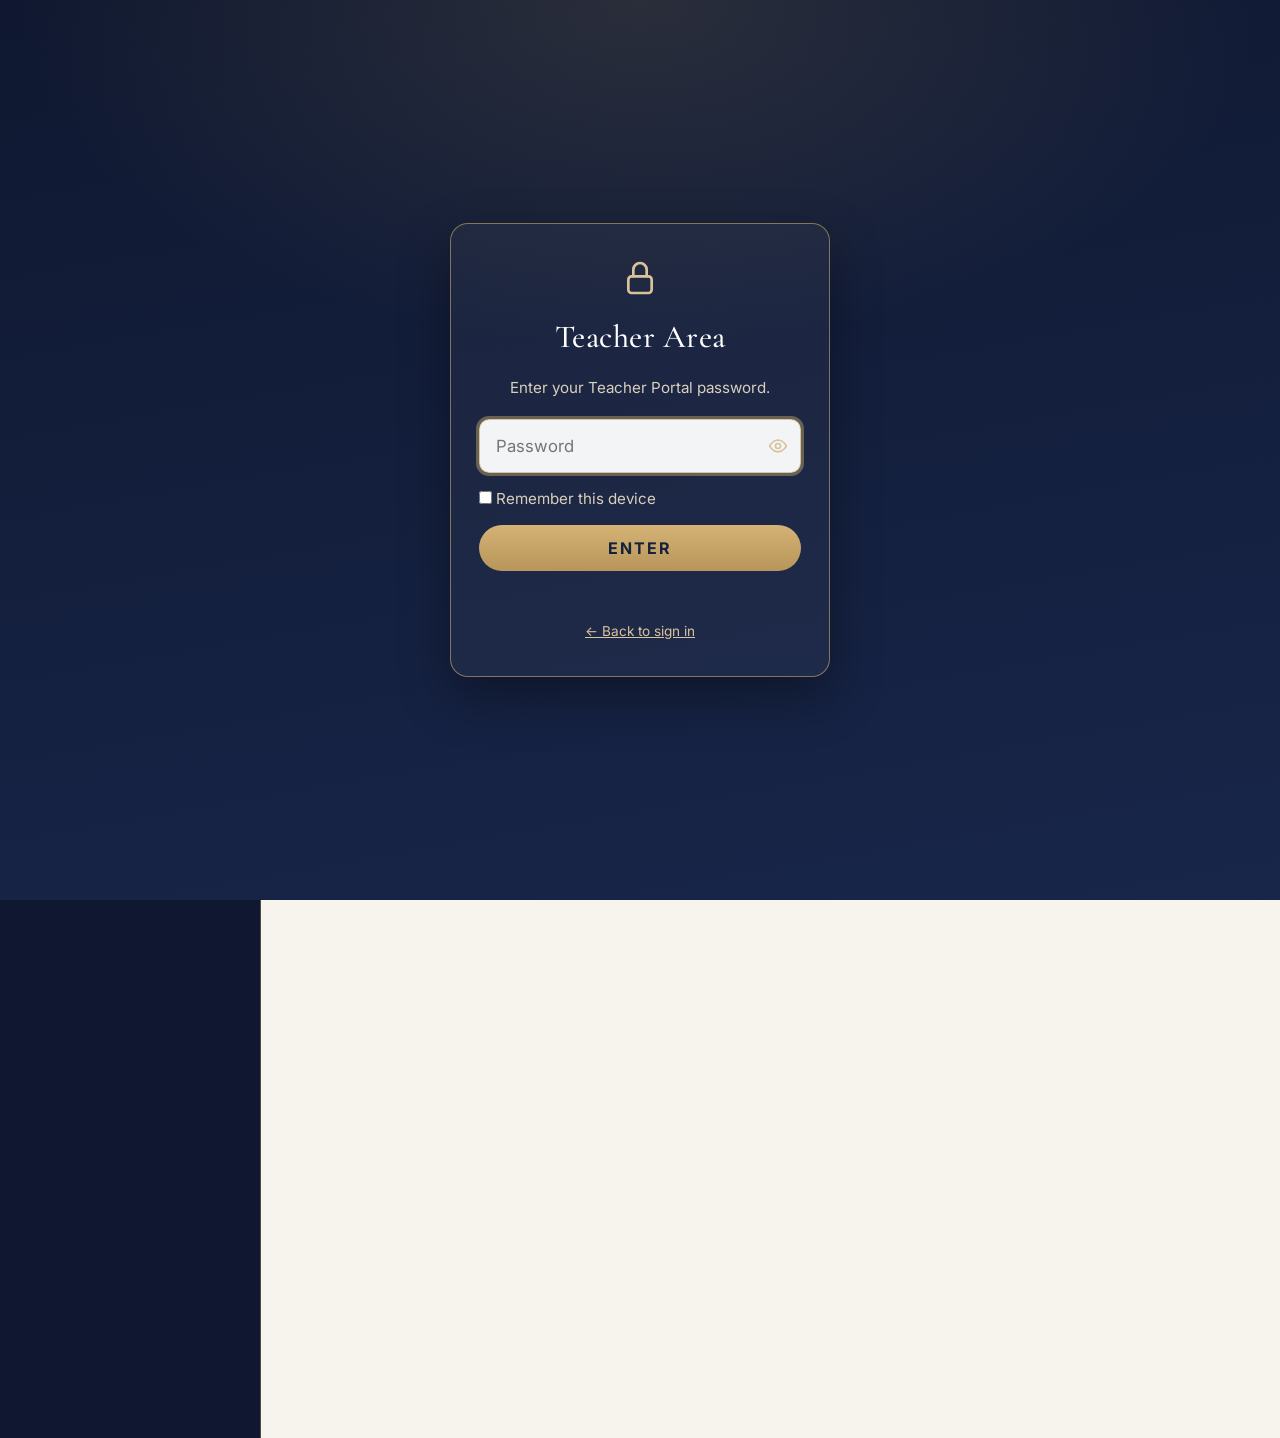
<file: classroom.html>
<!doctype html>
<html lang="en">
<head>
  <meta charset="utf-8">
  <meta name="viewport" content="width=device-width, initial-scale=1">
  <meta name="robots" content="noindex">
  <title>Classroom Tools – Rabbi Eisgrau</title>
  <link rel="stylesheet" href="style.css?v=20261261">
  <script src="data.js?v=20261261"></script>
  <script src="common.js?v=20261261"></script>
  <script src="sync.js?v=20261261"></script>
  <script src="sections.js?v=20261261"></script>
  <script src="offline.js?v=20261261"></script>
</head>
<body class="portal tshell" data-page="class">
  <aside class="ts-side">
    <a class="ts-brand" href="teacher.html"><span class="ts-mono" id="ts-mono">RE</span><span><strong data-teacher>Rabbi Eisgrau</strong><small>Teacher Area<span data-grade-wrap hidden> · <span data-grade></span></span></small></span></a>
    <nav class="ts-nav" aria-label="Teacher menu"><a class="ts-item" href="teacher.html"><svg viewBox="0 0 24 24" fill="none" stroke="currentColor" stroke-width="1.7" stroke-linecap="round" stroke-linejoin="round" aria-hidden="true"><path d="M3 11l9-8 9 8"/><path d="M5 10v10h5v-6h4v6h5V10"/></svg><span>Home</span></a><a class="ts-item active" href="classroom.html" aria-current="page"><svg viewBox="0 0 24 24" fill="none" stroke="currentColor" stroke-width="1.7" stroke-linecap="round" stroke-linejoin="round" aria-hidden="true"><path d="M3 21V8l9-5 9 5v13"/><path d="M9 21v-6h6v6"/><path d="M3 21h18"/></svg><span>Classroom Tools</span></a><a class="ts-item" href="teacher-tools.html"><svg viewBox="0 0 24 24" fill="none" stroke="currentColor" stroke-width="1.7" stroke-linecap="round" stroke-linejoin="round" aria-hidden="true"><path d="M22 16.9v3a2 2 0 0 1-2.2 2 19.8 19.8 0 0 1-8.6-3.1 19.5 19.5 0 0 1-6-6A19.8 19.8 0 0 1 2.1 4.2 2 2 0 0 1 4.1 2h3a2 2 0 0 1 2 1.7c.1 1 .4 1.9.7 2.8a2 2 0 0 1-.5 2.1L8 9.9a16 16 0 0 0 6 6l1.3-1.3a2 2 0 0 1 2.1-.4c.9.3 1.8.6 2.8.7a2 2 0 0 1 1.7 2z"/></svg><span>Teacher Tools</span></a><a class="ts-item" href="portal.html" data-nav="posts"><svg viewBox="0 0 24 24" fill="none" stroke="currentColor" stroke-width="1.7" stroke-linecap="round" stroke-linejoin="round" aria-hidden="true"><rect x="3" y="4" width="18" height="14" rx="2"/><path d="M3 9h18M8 21h8M12 18v3"/></svg><span>Parent Portal Settings</span></a><a class="ts-item" href="parents.html"><svg viewBox="0 0 24 24" fill="none" stroke="currentColor" stroke-width="1.7" stroke-linecap="round" stroke-linejoin="round" aria-hidden="true"><path d="M2 12s3.6-7 10-7 10 7 10 7-3.6 7-10 7S2 12 2 12z"/><circle cx="12" cy="12" r="3"/></svg><span>View Parent Portal</span></a><a class="ts-item" href="portal.html#settings" data-nav="settings"><svg viewBox="0 0 24 24" fill="none" stroke="currentColor" stroke-width="1.7" stroke-linecap="round" stroke-linejoin="round" aria-hidden="true"><circle cx="12" cy="12" r="3"/><path d="M19.4 15a1.7 1.7 0 0 0 .3 1.8l.1.1a2 2 0 1 1-2.8 2.8l-.1-.1a1.7 1.7 0 0 0-1.8-.3 1.7 1.7 0 0 0-1 1.5V21a2 2 0 1 1-4 0v-.1a1.7 1.7 0 0 0-1.1-1.5 1.7 1.7 0 0 0-1.8.3l-.1.1a2 2 0 1 1-2.8-2.8l.1-.1a1.7 1.7 0 0 0 .3-1.8 1.7 1.7 0 0 0-1.5-1H3a2 2 0 1 1 0-4h.1a1.7 1.7 0 0 0 1.5-1.1 1.7 1.7 0 0 0-.3-1.8l-.1-.1a2 2 0 1 1 2.8-2.8l.1.1a1.7 1.7 0 0 0 1.8.3H9a1.7 1.7 0 0 0 1-1.5V3a2 2 0 1 1 4 0v.1a1.7 1.7 0 0 0 1 1.5 1.7 1.7 0 0 0 1.8-.3l.1-.1a2 2 0 1 1 2.8 2.8l-.1.1a1.7 1.7 0 0 0-.3 1.8V9a1.7 1.7 0 0 0 1.5 1H21a2 2 0 1 1 0 4h-.1a1.7 1.7 0 0 0-1.5 1z"/></svg><span>Settings</span></a></nav>
    <button type="button" class="ts-item ts-out" id="ts-signout"><svg viewBox="0 0 24 24" fill="none" stroke="currentColor" stroke-width="1.7" stroke-linecap="round" stroke-linejoin="round" aria-hidden="true"><path d="M9 21H5a2 2 0 0 1-2-2V5a2 2 0 0 1 2-2h4"/><path d="M16 17l5-5-5-5M21 12H9"/></svg><span>Sign out</span></button>
  </aside>
  <div class="ts-main">
    <section id="classroom"></section>
    <p class="tools-note">Your student lists, raffle tickets and prizes are saved only in this browser on this device.</p>
  </div>
  <script src="timer.js?v=20261261"></script>
  <script src="classroom.js?v=20261261"></script>
  <script>
    const crEl = document.getElementById("classroom");
    Classroom.open(crEl, window.OFFLINE_COPY && OFFLINE_COPY.tools ? { tools: OFFLINE_COPY.tools } : undefined);
    const CR_DESC = { students: "Your class list and who's absent today", groups: "Make random groups in one click", number: "Pick a random number", picker: "Pick a random student", raffle: "Tickets, a drawing and a winner", prizes: "Mystery prize boxes", timer: "Countdown, stopwatch and work/break intervals" };
    const crItems = [...crEl.querySelectorAll(".cr-tool")].map(b => ({ key: b.dataset.tool, label: b.textContent.trim(), icon: b.querySelector(".cr-tool-icon").innerHTML, desc: CR_DESC[b.dataset.tool] }));
    TeacherSections.init({
      id: "classroom", title: "Classroom Tools", items: crItems, hashPrefix: "",
      bar: () => [crEl.querySelector(".cr-menu")],
      content: () => [...crEl.querySelectorAll(".cr-view")],
      place: el => crEl.querySelector(".cr-menu").after(el),
      open: k => Classroom.show(k),
      initial: location.hash.slice(1) || null,
      onBar: () => {
        const cur = crEl.querySelector('.cr-tool[aria-current="true"]');
        if (cur) TeacherSections.setTrail("Classroom Tools", cur.textContent.trim());
        crEl.querySelectorAll(".cr-tool").forEach(b => b.addEventListener("click", () => TeacherSections.setTrail("Classroom Tools", b.textContent.trim())));
      }
    });
  </script>
  <script>
    document.getElementById("ts-signout").addEventListener("click", () => {
      teacherSignOut();
      location.href = "index.html";
    });
    (function () { const n = (document.querySelector(".ts-brand strong").textContent || "").split(/\s+/).filter(Boolean); document.getElementById("ts-mono").textContent = n.slice(-2).map(w => w[0]).join("").toUpperCase(); })();
  </script>
</body>
</html>
</file>
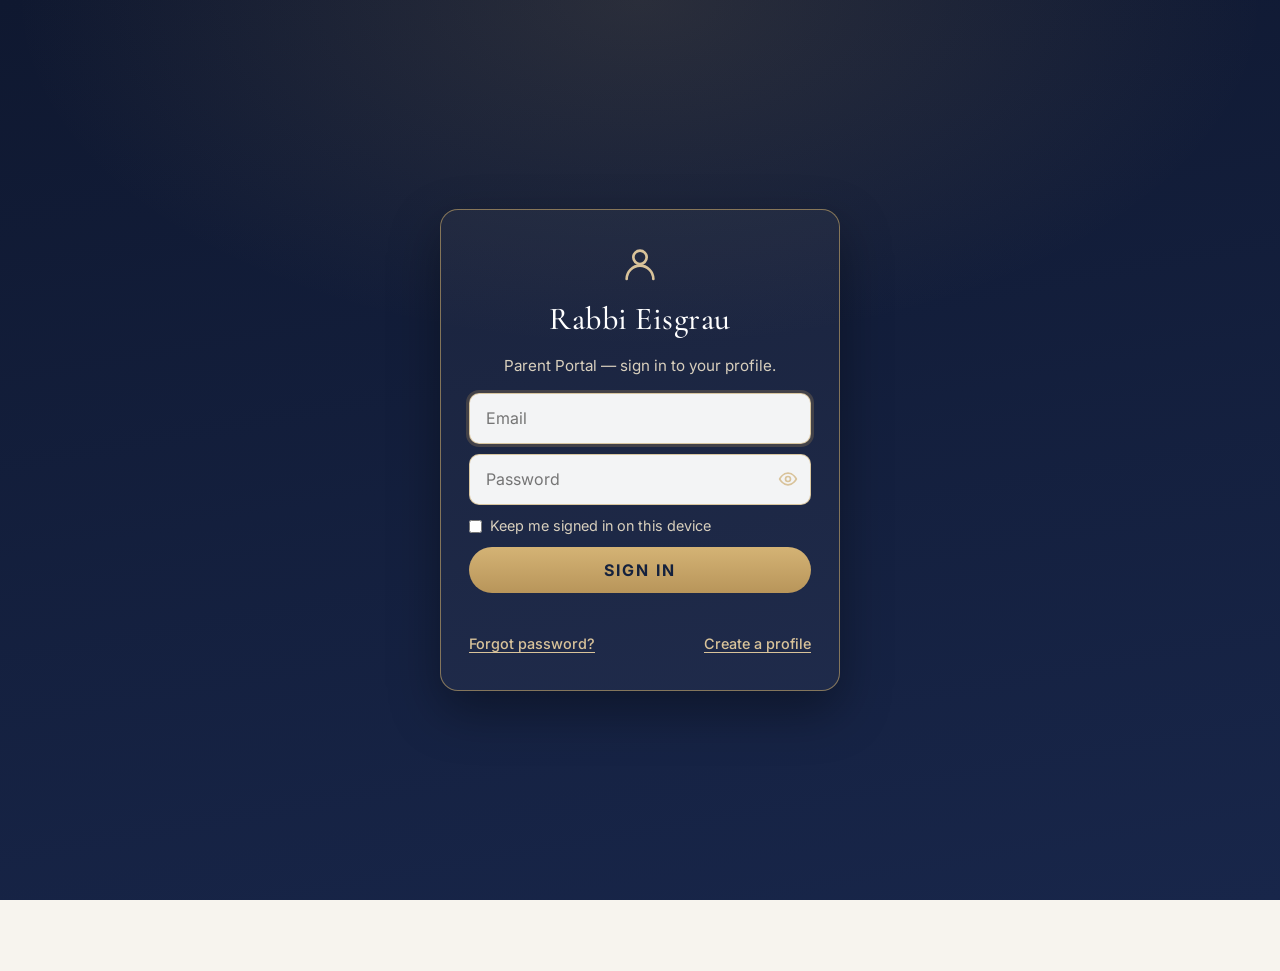
<file: classwork.html>
<!doctype html>
<html lang="en">
<head>
  <meta charset="utf-8">
  <meta name="viewport" content="width=device-width, initial-scale=1">
  <title>Classwork – Rabbi Eisgrau</title>
  <link rel="stylesheet" href="style.css?v=20261261">
  <script src="data.js?v=20261261"></script>
  <script src="common.js?v=20261261"></script>
</head>
<body data-page="classwork">
  <header class="topbar">
    <a class="home-btn" href="parents.html"><svg viewBox="0 0 24 24" fill="none" stroke="currentColor" stroke-width="2" stroke-linecap="round" stroke-linejoin="round" aria-hidden="true"><path d="M3 11l9-8 9 8"/><path d="M5 10v10h5v-6h4v6h5V10"/></svg>Home</a>
    <span class="brand" data-teacher>Rabbi Eisgrau</span>
  </header>
  <div class="cw-layout">
    <nav class="cw-menu" id="cw-menu" aria-label="Classwork sections"></nav>
    <main class="cw-main" id="cw-main"></main>
  </div>
  <script>
    const menu = document.getElementById("cw-menu");
    const main = document.getElementById("cw-main");
    let data = null;

    function show() {
      const id = location.hash.slice(1);
      const sections = data.sections.filter(s => s.on);
      const sec = sections.find(s => s.id === id);
      menu.querySelectorAll("a").forEach(a => {
        const on = a.dataset.id === (sec ? sec.id : "");
        a.classList.toggle("active", on);
        if (on && matchMedia("(max-width: 760px)").matches) a.scrollIntoView({ inline: "center", block: "nearest" });
      });
      main.innerHTML = "";

      if (!sec) {                                   // Classwork home
        const card = el("div", "card cw-home");
        card.appendChild(el("h1", "page-title", data.heading));
        card.appendChild(el("hr", "rule"));
        if (data.intro) card.appendChild(el("p", "notes", data.intro));
        card.appendChild(el("p", "date", sections.length ? "Choose a section from the menu." : "Nothing has been posted yet. Please check back later."));
        main.appendChild(card);
        return;
      }
      const info = { title: sec.name, date: sec.date, notes: sec.notes, files: sec.files };
      renderAssignment(info, main);
      window.scrollTo({ top: 0, behavior: "smooth" });
    }

    loadContent().then(c => {
      data = c.classwork;
      document.title = data.heading + " – " + SITE.teacherName;
      const home = el("a", "cw-menu-title", data.heading);
      home.href = "#"; home.dataset.id = "";
      menu.appendChild(home);
      data.sections.filter(s => s.on).forEach(s => {
        const a = el("a", "cw-item", s.name);
        a.href = "#" + s.id; a.dataset.id = s.id;
        menu.appendChild(a);
      });
      window.addEventListener("hashchange", show);
      show();
    }).catch(() => showLoadError(main));
  </script>
</body>
</html>
</file>
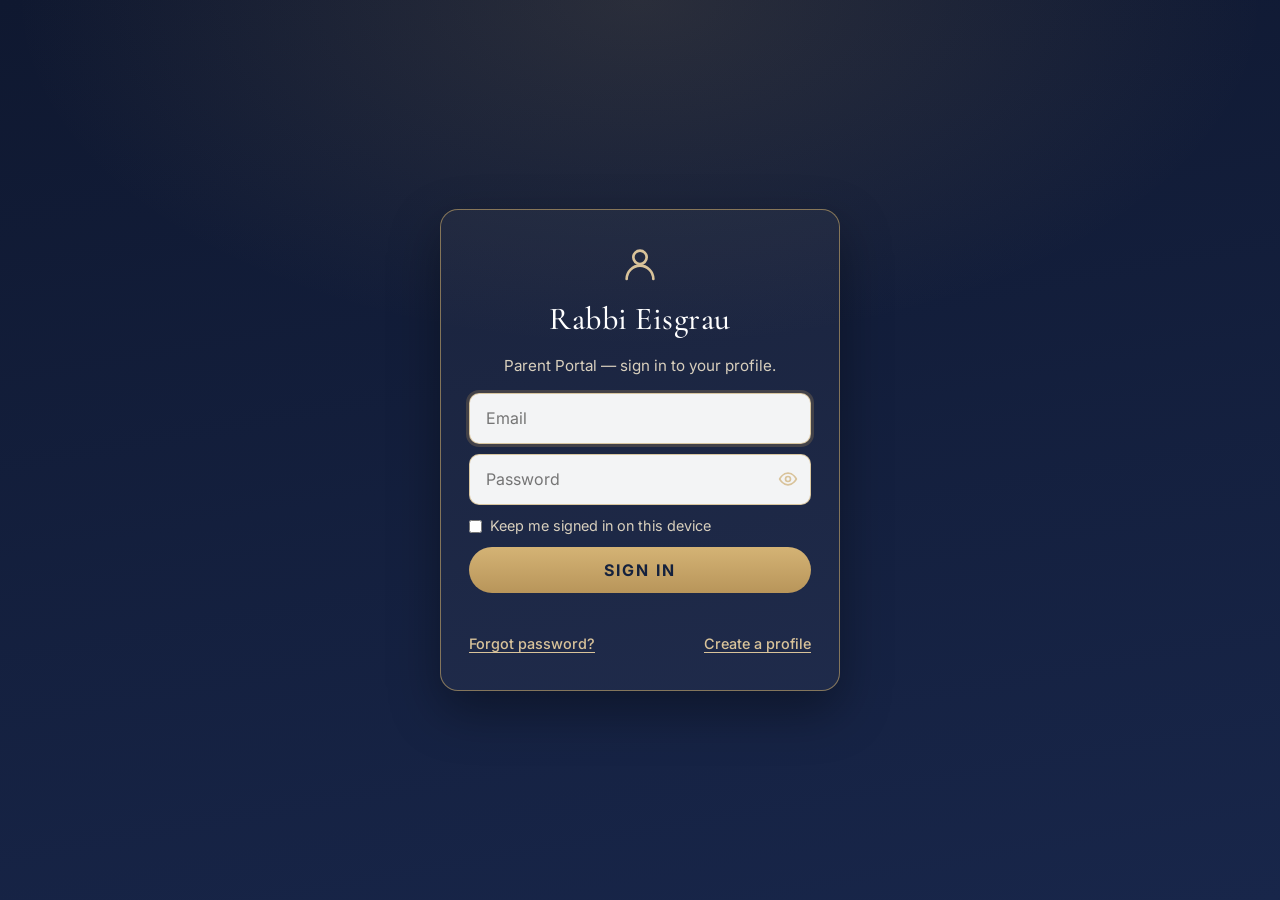
<file: contact.html>
<!doctype html>
<html lang="en">
<head>
  <meta charset="utf-8">
  <meta name="viewport" content="width=device-width, initial-scale=1">
  <title>Contact – Rabbi Eisgrau</title>
  <link rel="stylesheet" href="style.css?v=20261261">
  <script src="data.js?v=20261261"></script>
  <script src="common.js?v=20261261"></script>
</head>
<body data-page="contact">
  <header class="topbar">
    <a class="home-btn" href="parents.html"><svg viewBox="0 0 24 24" fill="none" stroke="currentColor" stroke-width="2" stroke-linecap="round" stroke-linejoin="round" aria-hidden="true"><path d="M3 11l9-8 9 8"/><path d="M5 10v10h5v-6h4v6h5V10"/></svg>Home</a>
    <span class="brand" data-teacher>Rabbi Eisgrau</span>
  </header>
  <main>
    <h1 class="page-title">Contact Me</h1>
    <hr class="rule">

    <div class="contact-grid">
      <div class="card">
        <h2 class="section-title">Call Me</h2>
        <p class="date" style="margin:0">Tap the button to call.</p>
        <a class="call-big" id="call-btn" href="#">
          <svg viewBox="0 0 24 24" fill="none" stroke="currentColor" stroke-width="2" stroke-linecap="round" stroke-linejoin="round"><path d="M22 16.9v3a2 2 0 0 1-2.2 2 19.8 19.8 0 0 1-8.6-3.1 19.5 19.5 0 0 1-6-6A19.8 19.8 0 0 1 2.1 4.2 2 2 0 0 1 4.1 2h3a2 2 0 0 1 2 1.7c.1 1 .4 1.9.7 2.8a2 2 0 0 1-.5 2.1L8 9.9a16 16 0 0 0 6 6l1.3-1.3a2 2 0 0 1 2.1-.4c.9.3 1.8.6 2.8.7a2 2 0 0 1 1.7 2z"/></svg>
          <span><small>Call</small><span id="call-number"></span></span>
        </a>
        <div class="actions">
          <a class="button secondary" id="text-btn" href="#" style="width:100%;justify-content:center">
            <svg viewBox="0 0 24 24" fill="none" stroke="currentColor" stroke-width="2" stroke-linecap="round" stroke-linejoin="round"><path d="M21 15a2 2 0 0 1-2 2H7l-4 4V5a2 2 0 0 1 2-2h14a2 2 0 0 1 2 2z"/></svg>
            <span>Send a text</span>
          </a>
        </div>
      </div>

      <div class="card">
        <h2 class="section-title">Send a Message</h2>
        <p class="date" style="margin:0">Your message will be emailed to me directly.</p>

        <form id="contact-form">
          <label for="name">Your name</label>
          <input id="name" name="name" required autocomplete="name">

          <label for="email">Your email</label>
          <input id="email" name="email" type="email" required autocomplete="email">

          <label for="message">Message</label>
          <textarea id="message" name="message" required></textarea>

          <!-- Spam trap: real people leave this empty -->
          <input type="text" name="_honey" style="display:none" tabindex="-1" autocomplete="off">

          <div class="actions">
            <button class="button" type="submit" id="send">Send message</button>
          </div>
          <p class="status" id="status" role="status"></p>
        </form>
      </div>
    </div>
  </main>
  <script>
    // Phone links
    function fillPhone() {
      const digits = SITE.phone.replace(/[^0-9+]/g, "");
      document.getElementById("call-number").textContent = SITE.phone;
      document.getElementById("call-btn").href = "tel:" + digits;
      document.getElementById("text-btn").href = "sms:" + digits;
    }
    fillPhone();
    loadContent().then(fillPhone).catch(() => {});

    // Messages are delivered by FormSubmit (formsubmit.co), a free service
    // that emails form submissions to SITE.contactEmail.
    const form = document.getElementById("contact-form");
    const status = document.getElementById("status");
    const send = document.getElementById("send");

    form.addEventListener("submit", async (e) => {
      e.preventDefault();
      send.disabled = true;
      send.textContent = "Sending…";
      status.className = "status";
      status.textContent = "";

      const data = Object.fromEntries(new FormData(form));
      data._subject = "New message from your class website";
      data._template = "table";
      data._replyto = data.email;

      try {
        const res = await fetch("https://formsubmit.co/ajax/" + (SITE.formEmail || SITE.contactEmail), {
          method: "POST",
          headers: { "Content-Type": "application/json", "Accept": "application/json" },
          body: JSON.stringify(data)
        });
        let result = {};
        try { result = await res.json(); } catch {}
        const reason = String(result.message || "");
        if (!res.ok || result.success === false || result.success === "false") {
          throw new Error(reason || "Error " + res.status);
        }
        form.reset();
        status.className = "status ok";
        status.textContent = "Thank you — your message was sent.";
      } catch (err) {
        status.className = "status err";
        status.innerHTML = "";
        status.append("Sorry, the message could not be sent. Please email ");
        const a = document.createElement("a");
        a.href = "mailto:" + SITE.contactEmail;
        a.textContent = SITE.contactEmail;
        status.append(a, " or call " + SITE.phone + ".");
        const why = document.createElement("small");
        why.style.cssText = "display:block;margin-top:6px;font-weight:400;opacity:.75";
        why.textContent = "(Reason: " + (err && err.message ? err.message : "network error") + ")";
        status.appendChild(why);
      } finally {
        send.disabled = false;
        send.textContent = "Send message";
      }
    });
  </script>
</body>
</html>
</file>
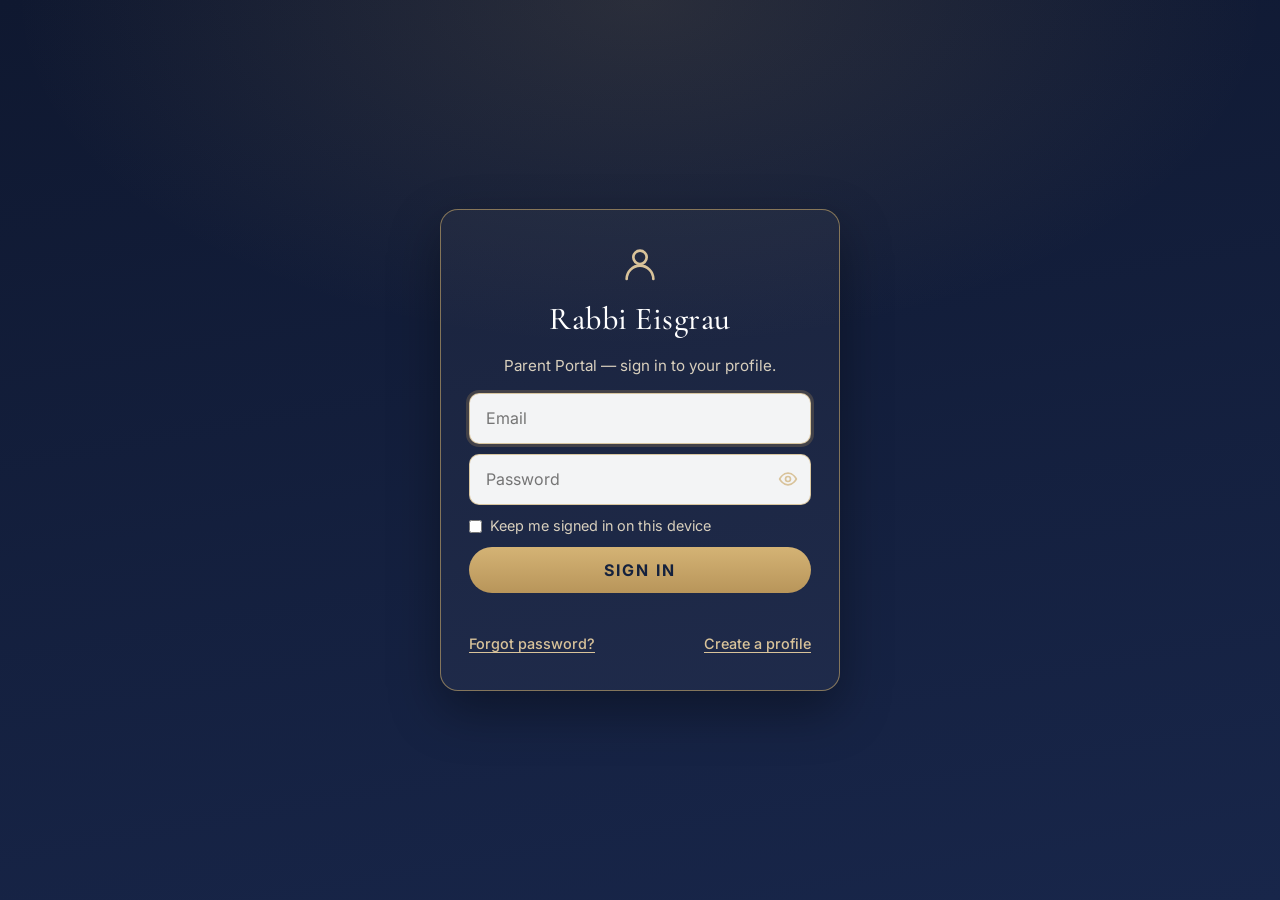
<file: homework.html>
<!doctype html>
<html lang="en">
<head>
  <meta charset="utf-8">
  <meta name="viewport" content="width=device-width, initial-scale=1">
  <title>Today's Homework – Rabbi Eisgrau</title>
  <link rel="stylesheet" href="style.css?v=20261261">
  <script src="data.js?v=20261261"></script>
  <script src="common.js?v=20261261"></script>
</head>
<body data-page="homework">
  <header class="topbar">
    <a class="home-btn" href="parents.html"><svg viewBox="0 0 24 24" fill="none" stroke="currentColor" stroke-width="2" stroke-linecap="round" stroke-linejoin="round" aria-hidden="true"><path d="M3 11l9-8 9 8"/><path d="M5 10v10h5v-6h4v6h5V10"/></svg>Home</a>
    <span class="brand" data-teacher>Rabbi Eisgrau</span>
  </header>
  <main id="content"></main>
  <script>
    const main = document.getElementById("content");
    loadContent().then(c => {
      renderAssignment(c.homework, main);
    }).catch(() => showLoadError(main));
  </script>
</body>
</html>
</file>
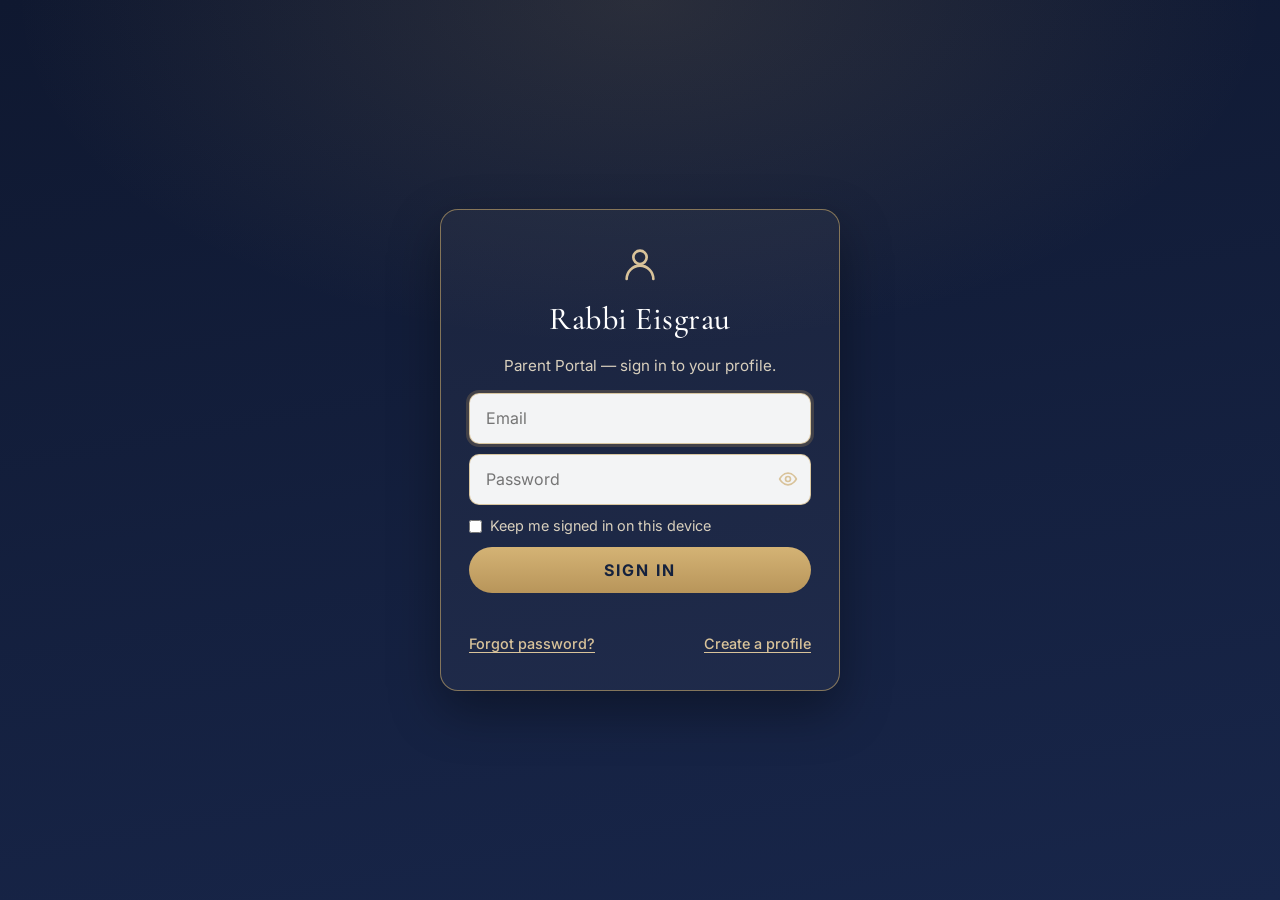
<file: news.html>
<!doctype html>
<html lang="en">
<head>
  <meta charset="utf-8">
  <meta name="viewport" content="width=device-width, initial-scale=1">
  <title>News – Rabbi Eisgrau</title>
  <link rel="stylesheet" href="style.css?v=20261261">
  <script src="data.js?v=20261261"></script>
  <script src="common.js?v=20261261"></script>
</head>
<body data-page="news">
  <header class="topbar">
    <a class="home-btn" href="parents.html"><svg viewBox="0 0 24 24" fill="none" stroke="currentColor" stroke-width="2" stroke-linecap="round" stroke-linejoin="round" aria-hidden="true"><path d="M3 11l9-8 9 8"/><path d="M5 10v10h5v-6h4v6h5V10"/></svg>Home</a>
    <span class="brand" data-teacher>Rabbi Eisgrau</span>
  </header>
  <main>
    <h1 class="page-title">News</h1>
    <hr class="rule">
    <div id="news"></div>
  </main>
  <script>
    const list = document.getElementById("news");
    loadContent().then(c => {
      renderPosts(c.news, list, {
        empty: "No news yet. Please check back soon.",
        isNew: item => isNewNews(item, c.settings.newsNewDays)
      });
    }).catch(() => showLoadError(list));
  </script>
</body>
</html>
</file>
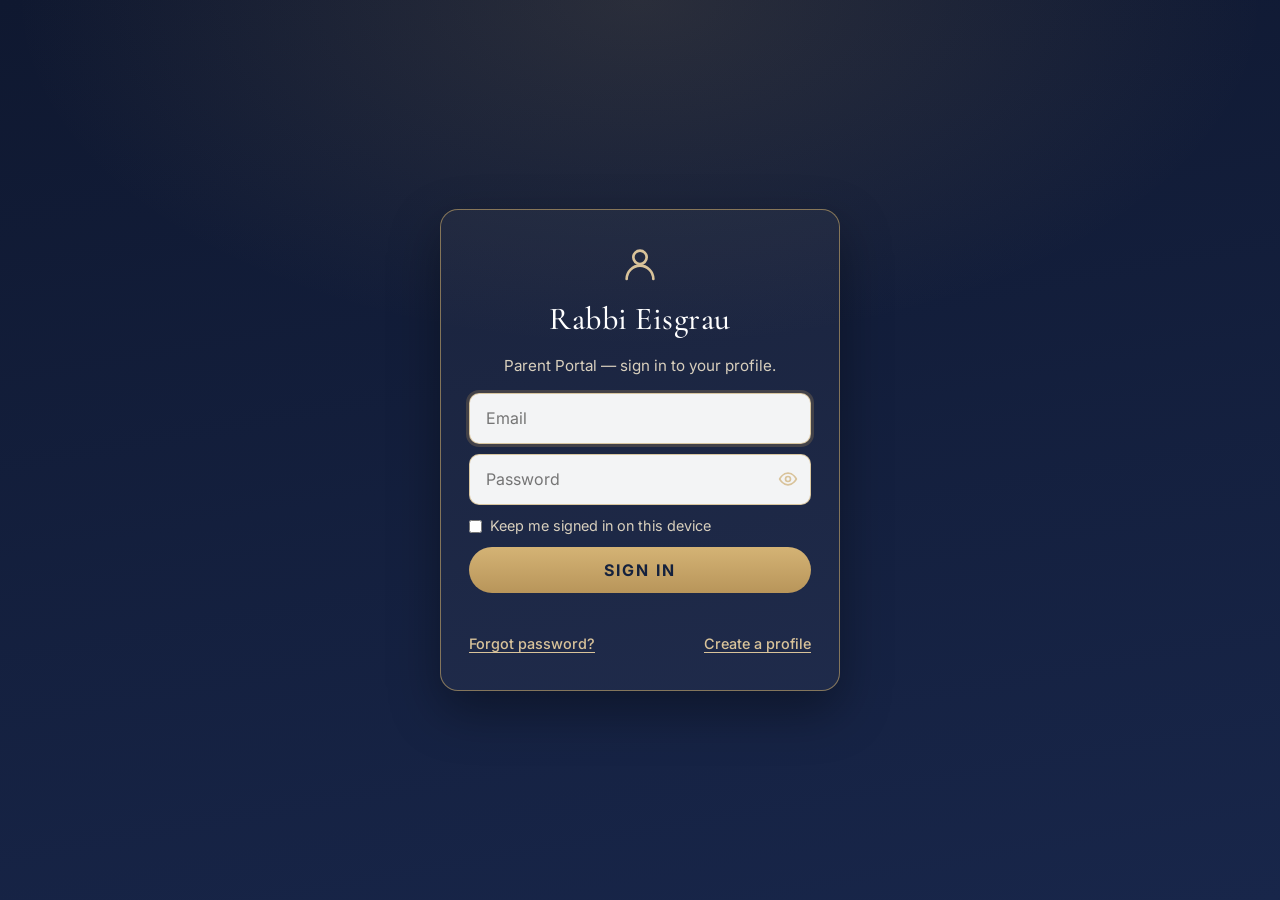
<file: programs.html>
<!doctype html>
<html lang="en">
<head>
  <meta charset="utf-8">
  <meta name="viewport" content="width=device-width, initial-scale=1">
  <title>Programs – Rabbi Eisgrau</title>
  <link rel="stylesheet" href="style.css?v=20261261">
  <script src="data.js?v=20261261"></script>
  <script src="common.js?v=20261261"></script>
</head>
<body data-page="programs">
  <header class="topbar">
    <a class="home-btn" href="parents.html"><svg viewBox="0 0 24 24" fill="none" stroke="currentColor" stroke-width="2" stroke-linecap="round" stroke-linejoin="round" aria-hidden="true"><path d="M3 11l9-8 9 8"/><path d="M5 10v10h5v-6h4v6h5V10"/></svg>Home</a>
    <span class="brand" data-teacher>Rabbi Eisgrau</span>
  </header>
  <main>
    <h1 class="page-title">Programs</h1>
    <p class="date" style="margin:0">What's happening in our class right now</p>
    <hr class="rule">
    <div id="programs"></div>
  </main>
  <script>
    const list = document.getElementById("programs");
    loadContent().then(c => {
      renderPosts(c.programs, list, {
        empty: "No programs are running right now. Please check back soon.",
        dateLine: item => formatRange(item.start, item.end)
      });
    }).catch(() => showLoadError(list));
  </script>
</body>
</html>
</file>
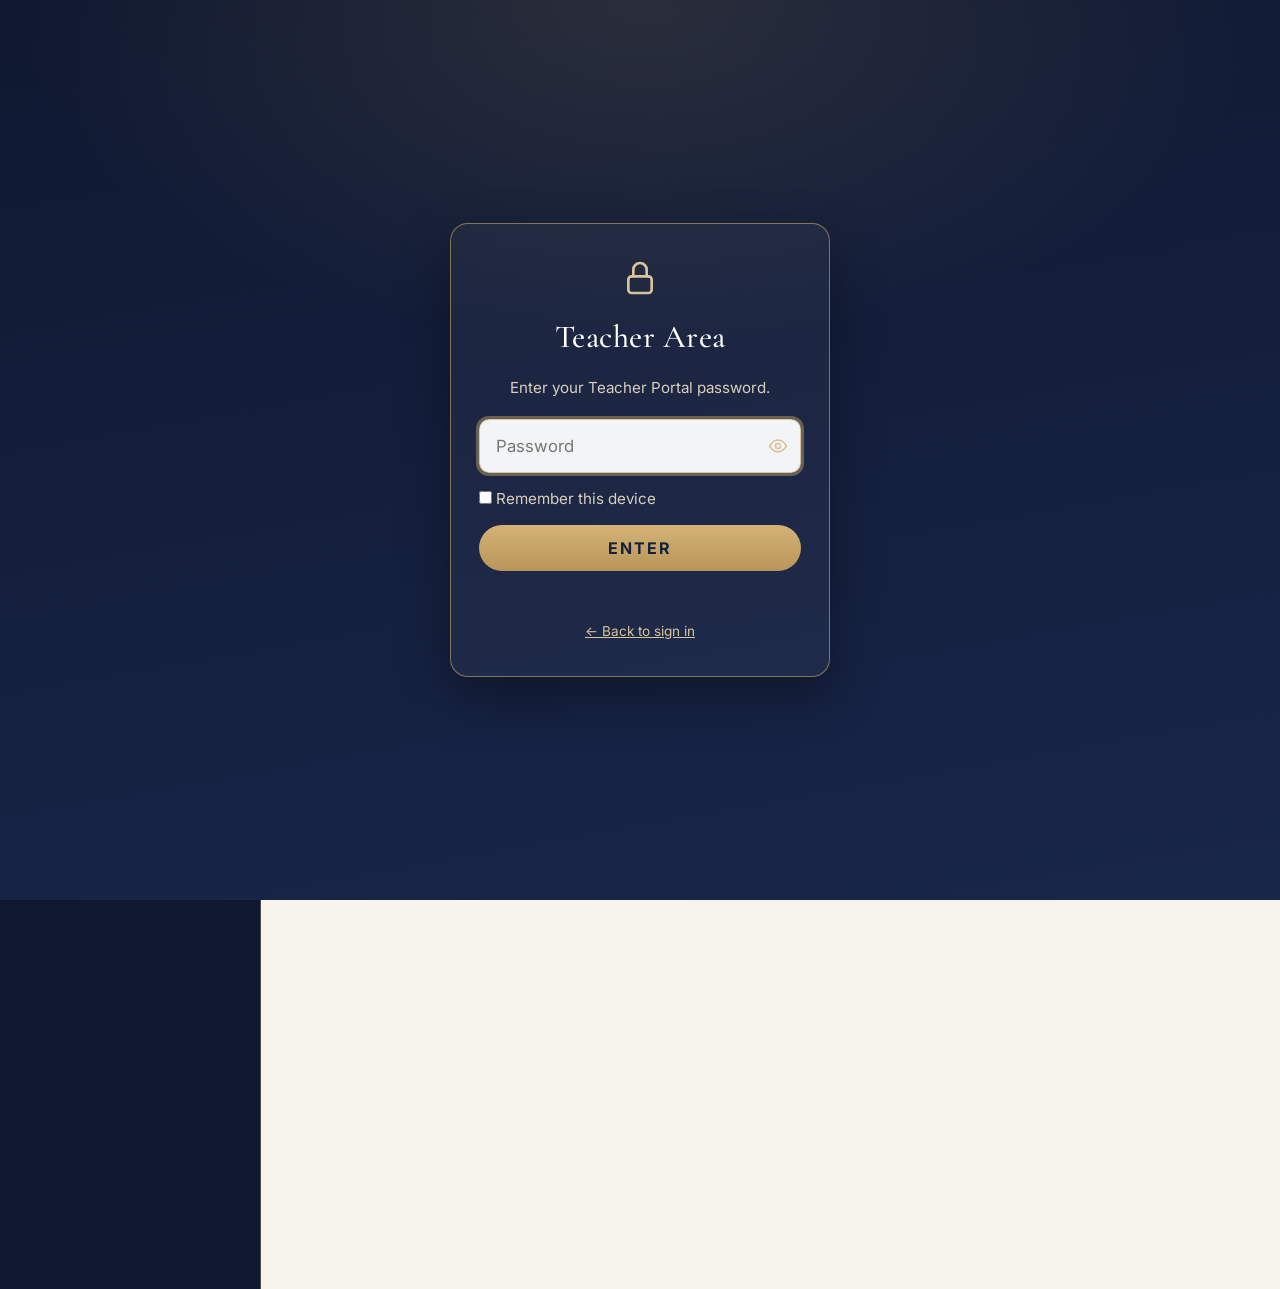
<file: teacher-tools.html>
<!doctype html>
<html lang="en">
<head>
  <meta charset="utf-8">
  <meta name="viewport" content="width=device-width, initial-scale=1">
  <meta name="robots" content="noindex">
  <title>Teacher Tools – Rabbi Eisgrau</title>
  <link rel="stylesheet" href="style.css?v=20261261">
  <script src="data.js?v=20261261"></script>
  <script src="common.js?v=20261261"></script>
  <script src="sync.js?v=20261261"></script>
  <script src="undo.js?v=20261261"></script>
  <script src="sections.js?v=20261261"></script>
  <script src="offline.js?v=20261261"></script>
</head>
<body class="portal tshell" data-page="tools">
  <aside class="ts-side">
    <a class="ts-brand" href="teacher.html"><span class="ts-mono" id="ts-mono">RE</span><span><strong data-teacher>Rabbi Eisgrau</strong><small>Teacher Area<span data-grade-wrap hidden> · <span data-grade></span></span></small></span></a>
    <nav class="ts-nav" aria-label="Teacher menu"><a class="ts-item" href="teacher.html"><svg viewBox="0 0 24 24" fill="none" stroke="currentColor" stroke-width="1.7" stroke-linecap="round" stroke-linejoin="round" aria-hidden="true"><path d="M3 11l9-8 9 8"/><path d="M5 10v10h5v-6h4v6h5V10"/></svg><span>Home</span></a><a class="ts-item" href="classroom.html"><svg viewBox="0 0 24 24" fill="none" stroke="currentColor" stroke-width="1.7" stroke-linecap="round" stroke-linejoin="round" aria-hidden="true"><path d="M3 21V8l9-5 9 5v13"/><path d="M9 21v-6h6v6"/><path d="M3 21h18"/></svg><span>Classroom Tools</span></a><a class="ts-item active" href="teacher-tools.html" aria-current="page"><svg viewBox="0 0 24 24" fill="none" stroke="currentColor" stroke-width="1.7" stroke-linecap="round" stroke-linejoin="round" aria-hidden="true"><path d="M22 16.9v3a2 2 0 0 1-2.2 2 19.8 19.8 0 0 1-8.6-3.1 19.5 19.5 0 0 1-6-6A19.8 19.8 0 0 1 2.1 4.2 2 2 0 0 1 4.1 2h3a2 2 0 0 1 2 1.7c.1 1 .4 1.9.7 2.8a2 2 0 0 1-.5 2.1L8 9.9a16 16 0 0 0 6 6l1.3-1.3a2 2 0 0 1 2.1-.4c.9.3 1.8.6 2.8.7a2 2 0 0 1 1.7 2z"/></svg><span>Teacher Tools</span></a><a class="ts-item" href="portal.html" data-nav="posts"><svg viewBox="0 0 24 24" fill="none" stroke="currentColor" stroke-width="1.7" stroke-linecap="round" stroke-linejoin="round" aria-hidden="true"><rect x="3" y="4" width="18" height="14" rx="2"/><path d="M3 9h18M8 21h8M12 18v3"/></svg><span>Parent Portal Settings</span></a><a class="ts-item" href="parents.html"><svg viewBox="0 0 24 24" fill="none" stroke="currentColor" stroke-width="1.7" stroke-linecap="round" stroke-linejoin="round" aria-hidden="true"><path d="M2 12s3.6-7 10-7 10 7 10 7-3.6 7-10 7S2 12 2 12z"/><circle cx="12" cy="12" r="3"/></svg><span>View Parent Portal</span></a><a class="ts-item" href="portal.html#settings" data-nav="settings"><svg viewBox="0 0 24 24" fill="none" stroke="currentColor" stroke-width="1.7" stroke-linecap="round" stroke-linejoin="round" aria-hidden="true"><circle cx="12" cy="12" r="3"/><path d="M19.4 15a1.7 1.7 0 0 0 .3 1.8l.1.1a2 2 0 1 1-2.8 2.8l-.1-.1a1.7 1.7 0 0 0-1.8-.3 1.7 1.7 0 0 0-1 1.5V21a2 2 0 1 1-4 0v-.1a1.7 1.7 0 0 0-1.1-1.5 1.7 1.7 0 0 0-1.8.3l-.1.1a2 2 0 1 1-2.8-2.8l.1-.1a1.7 1.7 0 0 0 .3-1.8 1.7 1.7 0 0 0-1.5-1H3a2 2 0 1 1 0-4h.1a1.7 1.7 0 0 0 1.5-1.1 1.7 1.7 0 0 0-.3-1.8l-.1-.1a2 2 0 1 1 2.8-2.8l.1.1a1.7 1.7 0 0 0 1.8.3H9a1.7 1.7 0 0 0 1-1.5V3a2 2 0 1 1 4 0v.1a1.7 1.7 0 0 0 1 1.5 1.7 1.7 0 0 0 1.8-.3l.1-.1a2 2 0 1 1 2.8 2.8l-.1.1a1.7 1.7 0 0 0-.3 1.8V9a1.7 1.7 0 0 0 1.5 1H21a2 2 0 1 1 0 4h-.1a1.7 1.7 0 0 0-1.5 1z"/></svg><span>Settings</span></a></nav>
    <button type="button" class="ts-item ts-out" id="ts-signout"><svg viewBox="0 0 24 24" fill="none" stroke="currentColor" stroke-width="1.7" stroke-linecap="round" stroke-linejoin="round" aria-hidden="true"><path d="M9 21H5a2 2 0 0 1-2-2V5a2 2 0 0 1 2-2h4"/><path d="M16 17l5-5-5-5M21 12H9"/></svg><span>Sign out</span></button>
  </aside>
  <div class="ts-main">
    <nav class="tt-switch" role="tablist" aria-label="Teacher tools">
      <button type="button" data-tool="profile" aria-selected="false"><svg viewBox="0 0 24 24" fill="none" stroke="currentColor" stroke-width="1.7" stroke-linecap="round" stroke-linejoin="round" aria-hidden="true"><circle cx="12" cy="8" r="4"/><path d="M4 21c0-4.4 3.6-8 8-8s8 3.6 8 8"/><path d="M16.5 3.5l1 1 2-2"/></svg>Student Profile</button>
      <button type="button" data-tool="attendance" aria-selected="false"><svg viewBox="0 0 24 24" fill="none" stroke="currentColor" stroke-width="1.7" stroke-linecap="round" stroke-linejoin="round" aria-hidden="true"><rect x="3" y="4" width="18" height="17" rx="2"/><path d="M3 9h18M8 2.5v3M16 2.5v3"/><path d="M8.5 14.5l2 2 4.5-4.5"/></svg>Attendance</button>
      <button type="button" data-tool="seating" aria-selected="false"><svg viewBox="0 0 24 24" fill="none" stroke="currentColor" stroke-width="1.7" stroke-linecap="round" stroke-linejoin="round" aria-hidden="true"><rect x="3" y="3" width="7" height="5" rx="1"/><rect x="14" y="3" width="7" height="5" rx="1"/><rect x="3" y="12" width="7" height="5" rx="1"/><rect x="14" y="12" width="7" height="5" rx="1"/><path d="M6.5 8v2M17.5 8v2M6.5 17v3M17.5 17v3"/></svg>Seating Chart</button>
      <button type="button" data-tool="phonelog" aria-selected="true"><svg viewBox="0 0 24 24" fill="none" stroke="currentColor" stroke-width="1.7" stroke-linecap="round" stroke-linejoin="round" aria-hidden="true"><path d="M22 16.9v3a2 2 0 0 1-2.2 2 19.8 19.8 0 0 1-8.6-3.1 19.5 19.5 0 0 1-6-6A19.8 19.8 0 0 1 2.1 4.2 2 2 0 0 1 4.1 2h3a2 2 0 0 1 2 1.7c.1 1 .4 1.9.7 2.8a2 2 0 0 1-.5 2.1L8 9.9a16 16 0 0 0 6 6l1.3-1.3a2 2 0 0 1 2.1-.4c.9.3 1.8.6 2.8.7a2 2 0 0 1 1.7 2z"/></svg>Phone Log</button>
      <button type="button" data-tool="gradebook" aria-selected="false"><svg viewBox="0 0 24 24" fill="none" stroke="currentColor" stroke-width="1.7" stroke-linecap="round" stroke-linejoin="round" aria-hidden="true"><rect x="3" y="3" width="18" height="18" rx="2"/><path d="M3 9h18M3 15h18M9 3v18M15 3v18"/></svg>Gradebook</button>
      <button type="button" data-tool="info" aria-selected="false"><svg viewBox="0 0 24 24" fill="none" stroke="currentColor" stroke-width="1.7" stroke-linecap="round" stroke-linejoin="round" aria-hidden="true"><rect x="3" y="4" width="18" height="16" rx="2"/><circle cx="9" cy="10" r="2.5"/><path d="M5 17c.6-2 2.1-3 4-3s3.4 1 4 3M15 9h3M15 13h3"/></svg>Student Info</button>
      <button type="button" data-tool="support" aria-selected="false"><svg viewBox="0 0 24 24" fill="none" stroke="currentColor" stroke-width="1.7" stroke-linecap="round" stroke-linejoin="round" aria-hidden="true"><path d="M20.8 4.6a5.5 5.5 0 0 0-7.8 0L12 5.7l-1-1.1a5.5 5.5 0 0 0-7.8 7.8l1 1.1L12 21l7.8-7.5 1-1.1a5.5 5.5 0 0 0 0-7.8z"/><path d="M8 12h2l1.5-3 2 6 1.5-3h1.5"/></svg>Student Support</button>
      <button type="button" data-tool="pdfjoin" aria-selected="false"><svg viewBox="0 0 24 24" fill="none" stroke="currentColor" stroke-width="1.7" stroke-linecap="round" stroke-linejoin="round" aria-hidden="true"><path d="M13 3H7a2 2 0 0 0-2 2v10"/><path d="M13 3v4h4"/><path d="M17 7v1"/><path d="M9 9h6a2 2 0 0 1 2 2v8a2 2 0 0 1-2 2H9a2 2 0 0 1-2-2v-8a2 2 0 0 1 2-2z"/><path d="M10 15h4M12 13v4"/></svg>PDF Tools</button>
      <span class="tt-glider" aria-hidden="true"></span>
    </nav>
    <section id="profile" class="hidden"></section>
    <section id="attendance" class="hidden"></section>
    <section id="seating" class="hidden"></section>
    <section id="phonelog"></section>
    <section id="gradebook" class="hidden"></section>
    <section id="info" class="hidden"></section>
    <section id="support" class="hidden"></section>
    <section id="pdfjoin" class="hidden"></section>
  </div>
  <script src="phonelog.js?v=20261261"></script>
  <script src="gradebook.js?v=20261261"></script>
  <script src="classroom.js?v=20261261"></script>
  <script src="studentinfo.js?v=20261261"></script>
  <script src="support.js?v=20261261"></script>
  <script src="pdfjoin.js?v=20261261"></script>
  <script src="transcript.js?v=20261261"></script>
  <script src="attendance.js?v=20261261"></script>
  <script src="seating.js?v=20261261"></script>
  <script src="profile.js?v=20261261"></script>
  <script>
    // the tools on this page (an offline copy may have fewer)
    const TOOLS = [...document.querySelectorAll(".tt-switch button")].map(b => b.dataset.tool);
    const HOME_TOOL = TOOLS.includes("phonelog") ? "phonelog" : TOOLS[0];
    if (TOOLS.includes("phonelog")) PhoneLog.open(document.getElementById("phonelog"));
    let gbOpen = false;
    let tmOpen = false;
    let pjOpen = false;
    // gold highlight that slides to the chosen tool
    function moveGlider(animate) {
      const sw = document.querySelector(".tt-switch"), on = sw.querySelector('button[aria-selected="true"]'), g = sw.querySelector(".tt-glider");
      if (!on || !g) return;
      if (!animate) g.style.transition = "none";
      g.style.width = on.offsetWidth + "px"; g.style.height = on.offsetHeight + "px";
      g.style.transform = `translate(${on.offsetLeft}px, ${on.offsetTop}px)`;
      if (!animate) { g.offsetWidth; g.style.transition = ""; }
      on.scrollIntoView({ block: "nearest", inline: "center", behavior: animate ? "smooth" : "auto" });
    }
    function tool(name, animate) {
      document.querySelectorAll(".tt-switch button").forEach(b => b.setAttribute("aria-selected", b.dataset.tool === name ? "true" : "false"));
      TOOLS.forEach(t => {
        const el = document.getElementById(t), show = t === name;
        el.classList.toggle("hidden", !show);
        if (show) { el.classList.remove("tt-enter"); el.offsetWidth; el.classList.add("tt-enter"); }
      });
      if (name === "info") StudentInfo.open(document.getElementById("info"));
      if (name === "support") StudentSupport.open(document.getElementById("support"));
      if (name === "profile") StudentProfile.open(document.getElementById("profile"));
      if (name === "attendance") Attendance.open(document.getElementById("attendance"));
      if (name === "seating") SeatingChart.open(document.getElementById("seating"));
      if (name === "pdfjoin" && !pjOpen) { PdfJoiner.open(document.getElementById("pdfjoin")); pjOpen = true; }
      if (name === "gradebook" && !gbOpen) { Gradebook.open(document.getElementById("gradebook")); gbOpen = true; }
      try { localStorage.setItem("teacher_tools_last", name); } catch {}
      moveGlider(animate);
      const lb = document.querySelector(`.tt-switch [data-tool="${name}"]`);
      if (lb && TeacherSections.styleOf("tools") === "bar") TeacherSections.setTrail("Teacher Tools", lb.textContent.trim());
    }
    window.addEventListener("resize", () => moveGlider(false));
    document.querySelectorAll(".tt-switch button").forEach(b => b.addEventListener("click", () => { if (b.getAttribute("aria-selected") !== "true") tool(b.dataset.tool, true); }));
    const tab = location.hash.slice(1);
    const SUB = ["follow", "history", "students", "log", "settings"];
    const DESC = { profile: "Everything about one student — grades, calls, support, info — and a printable transcript", phonelog: "Log calls, emails and follow-ups with families", gradebook: "Enter grades, see the dashboard, download Excel", info: "Birthdays, parents, phone numbers and more", support: "What you did to help each student — and if it worked", pdfjoin: "Join PDFs, or split and rearrange pages", attendance: "Present, absent, late or excused — any day, month view and totals", seating: "Lay out the desks and drag students into their seats" };
    TeacherSections.init({
      id: "tools", title: "Teacher Tools",
      items: [...document.querySelectorAll(".tt-switch button")].map(b => ({ key: b.dataset.tool, label: b.textContent.trim(), icon: b.querySelector("svg").outerHTML, desc: DESC[b.dataset.tool] })),
      bar: () => [document.querySelector(".tt-switch")],
      content: () => TOOLS.map(id => document.getElementById(id)),
      place: el => document.querySelector(".tt-switch").after(el),
      open: k => tool(k),
      initial: TOOLS.includes(tab) ? tab : SUB.includes(tab) && TOOLS.includes("phonelog") ? "phonelog" : null,
      onBar: () => {
        if (TOOLS.includes(tab) && tab !== HOME_TOOL) tool(tab);
        else if (SUB.includes(tab) && TOOLS.includes("phonelog")) tool("phonelog");
        else { let last = HOME_TOOL; try { last = localStorage.getItem("teacher_tools_last") || last; } catch {} tool(TOOLS.includes(last) ? last : HOME_TOOL); }
      }
    });
    if (SUB.includes(tab) && TOOLS.includes("phonelog")) document.querySelector(`.pl-tabs [data-tab="${tab}"]`).click();
    if (document.fonts && document.fonts.ready) document.fonts.ready.then(() => moveGlider(false));
  </script>
  <script>
    document.getElementById("ts-signout").addEventListener("click", () => {
      teacherSignOut();
      location.href = "index.html";
    });
    (function () { const n = (document.querySelector(".ts-brand strong").textContent || "").split(/\s+/).filter(Boolean); document.getElementById("ts-mono").textContent = n.slice(-2).map(w => w[0]).join("").toUpperCase(); })();
  </script>
</body>
</html>
</file>
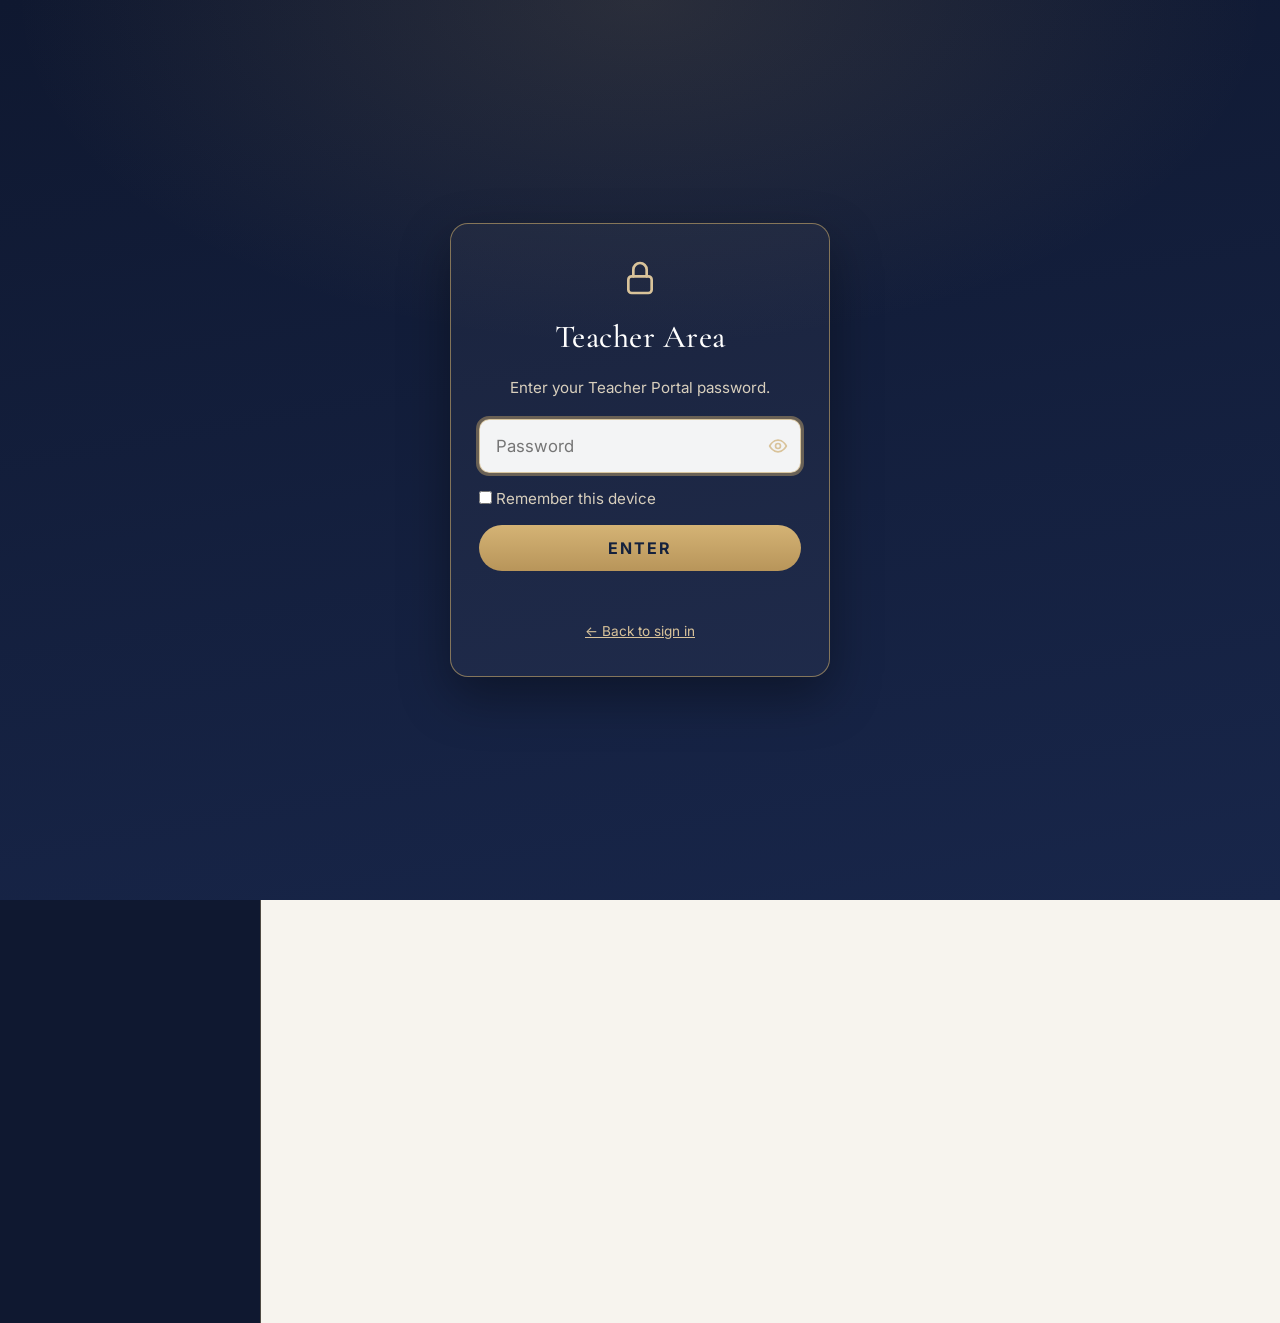
<file: teacher.html>
<!doctype html>
<html lang="en">
<head>
  <meta charset="utf-8">
  <meta name="viewport" content="width=device-width, initial-scale=1">
  <meta name="robots" content="noindex">
  <title>Teacher Area – Rabbi Eisgrau</title>
  <link rel="stylesheet" href="style.css?v=20261261">
  <script src="data.js?v=20261261"></script>
  <script src="common.js?v=20261261"></script>
  <script src="sync.js?v=20261261"></script>
</head>
<body class="portal tshell" data-page="home">
  <aside class="ts-side">
    <a class="ts-brand" href="teacher.html"><span class="ts-mono" id="ts-mono">RE</span><span><strong data-teacher>Rabbi Eisgrau</strong><small>Teacher Area<span data-grade-wrap hidden> · <span data-grade></span></span></small></span></a>
    <nav class="ts-nav" aria-label="Teacher menu"><a class="ts-item active" href="teacher.html" aria-current="page"><svg viewBox="0 0 24 24" fill="none" stroke="currentColor" stroke-width="1.7" stroke-linecap="round" stroke-linejoin="round" aria-hidden="true"><path d="M3 11l9-8 9 8"/><path d="M5 10v10h5v-6h4v6h5V10"/></svg><span>Home</span></a><a class="ts-item" href="classroom.html"><svg viewBox="0 0 24 24" fill="none" stroke="currentColor" stroke-width="1.7" stroke-linecap="round" stroke-linejoin="round" aria-hidden="true"><path d="M3 21V8l9-5 9 5v13"/><path d="M9 21v-6h6v6"/><path d="M3 21h18"/></svg><span>Classroom Tools</span></a><a class="ts-item" href="teacher-tools.html"><svg viewBox="0 0 24 24" fill="none" stroke="currentColor" stroke-width="1.7" stroke-linecap="round" stroke-linejoin="round" aria-hidden="true"><path d="M22 16.9v3a2 2 0 0 1-2.2 2 19.8 19.8 0 0 1-8.6-3.1 19.5 19.5 0 0 1-6-6A19.8 19.8 0 0 1 2.1 4.2 2 2 0 0 1 4.1 2h3a2 2 0 0 1 2 1.7c.1 1 .4 1.9.7 2.8a2 2 0 0 1-.5 2.1L8 9.9a16 16 0 0 0 6 6l1.3-1.3a2 2 0 0 1 2.1-.4c.9.3 1.8.6 2.8.7a2 2 0 0 1 1.7 2z"/></svg><span>Teacher Tools</span></a><a class="ts-item" href="portal.html" data-nav="posts"><svg viewBox="0 0 24 24" fill="none" stroke="currentColor" stroke-width="1.7" stroke-linecap="round" stroke-linejoin="round" aria-hidden="true"><rect x="3" y="4" width="18" height="14" rx="2"/><path d="M3 9h18M8 21h8M12 18v3"/></svg><span>Parent Portal Settings</span></a><a class="ts-item" href="parents.html"><svg viewBox="0 0 24 24" fill="none" stroke="currentColor" stroke-width="1.7" stroke-linecap="round" stroke-linejoin="round" aria-hidden="true"><path d="M2 12s3.6-7 10-7 10 7 10 7-3.6 7-10 7S2 12 2 12z"/><circle cx="12" cy="12" r="3"/></svg><span>View Parent Portal</span></a><a class="ts-item" href="portal.html#settings" data-nav="settings"><svg viewBox="0 0 24 24" fill="none" stroke="currentColor" stroke-width="1.7" stroke-linecap="round" stroke-linejoin="round" aria-hidden="true"><circle cx="12" cy="12" r="3"/><path d="M19.4 15a1.7 1.7 0 0 0 .3 1.8l.1.1a2 2 0 1 1-2.8 2.8l-.1-.1a1.7 1.7 0 0 0-1.8-.3 1.7 1.7 0 0 0-1 1.5V21a2 2 0 1 1-4 0v-.1a1.7 1.7 0 0 0-1.1-1.5 1.7 1.7 0 0 0-1.8.3l-.1.1a2 2 0 1 1-2.8-2.8l.1-.1a1.7 1.7 0 0 0 .3-1.8 1.7 1.7 0 0 0-1.5-1H3a2 2 0 1 1 0-4h.1a1.7 1.7 0 0 0 1.5-1.1 1.7 1.7 0 0 0-.3-1.8l-.1-.1a2 2 0 1 1 2.8-2.8l.1.1a1.7 1.7 0 0 0 1.8.3H9a1.7 1.7 0 0 0 1-1.5V3a2 2 0 1 1 4 0v.1a1.7 1.7 0 0 0 1 1.5 1.7 1.7 0 0 0 1.8-.3l.1-.1a2 2 0 1 1 2.8 2.8l-.1.1a1.7 1.7 0 0 0-.3 1.8V9a1.7 1.7 0 0 0 1.5 1H21a2 2 0 1 1 0 4h-.1a1.7 1.7 0 0 0-1.5 1z"/></svg><span>Settings</span></a></nav>
    <button type="button" class="ts-item ts-out" id="ts-signout"><svg viewBox="0 0 24 24" fill="none" stroke="currentColor" stroke-width="1.7" stroke-linecap="round" stroke-linejoin="round" aria-hidden="true"><path d="M9 21H5a2 2 0 0 1-2-2V5a2 2 0 0 1 2-2h4"/><path d="M16 17l5-5-5-5M21 12H9"/></svg><span>Sign out</span></button>
  </aside>
  <div class="ts-main">
    <header class="ts-hero">
      <p class="ts-date" id="ts-date"></p>
      <h1>Good <span id="ts-part">day</span>, <span data-teacher>Rabbi Eisgrau</span></h1>
      <p class="ts-lead">Here's your class at a glance.</p>
    </header>
    <div id="th-home"></div>
  </div>
  <script src="phonelog.js?v=20261261"></script>
  <script src="gradebook.js?v=20261261"></script>
  <script src="teacherhome.js?v=20261261"></script>
  <script>
    const d = new Date(), hr = d.getHours();
    document.getElementById("ts-date").textContent = d.toLocaleDateString("en-US", { weekday: "long", month: "long", day: "numeric" });
    document.getElementById("ts-part").textContent = hr < 12 ? "morning" : hr < 17 ? "afternoon" : "evening";
    TeacherHome.render(document.getElementById("th-home"));
  </script>
  <script>
    document.getElementById("ts-signout").addEventListener("click", () => {
      teacherSignOut();
      location.href = "index.html";
    });
    (function () { const n = (document.querySelector(".ts-brand strong").textContent || "").split(/\s+/).filter(Boolean); document.getElementById("ts-mono").textContent = n.slice(-2).map(w => w[0]).join("").toUpperCase(); })();
  </script>
</body>
</html>
</file>
<file: style.css>
@import url("https://fonts.googleapis.com/css2?family=Cormorant+Garamond:wght@500;600;700&family=Inter:wght@400;500;600&display=swap");

:root {
  --navy: #14213d;
  --navy-2: #1f3158;
  --gold: #b8955a;
  --gold-soft: #d9c39a;
  --cream: #f7f4ee;
  --card: #ffffff;
  --text: #1c2333;
  --muted: #6b7180;
  --border: #e6e0d4;
  --serif: "Cormorant Garamond", Georgia, "Times New Roman", serif;
  --sans: "Inter", system-ui, -apple-system, "Segoe UI", Roboto, sans-serif;
}

* { box-sizing: border-box; }
html, body { height: 100%; }

body {
  margin: 0;
  font-family: var(--sans);
  background: var(--cream);
  color: var(--text);
  line-height: 1.55;
}

a { color: var(--navy-2); }

/* ================= Home page ================= */
.landing-body { background: var(--navy); }
.home {
  min-height: 100vh;
  min-height: 100dvh;
  display: flex;
  flex-direction: column;
  color: #fff;
  background:
    radial-gradient(ellipse 70% 55% at 30% 0%, rgba(201,169,106,.12), transparent 70%),
    linear-gradient(170deg, #0f1830 0%, #18264a 100%);
}
.home #banner .nohw-banner { margin: 12px 16px 0; }


.home-main {
  flex: 1;
  width: 100%;
  max-width: 1240px;
  margin: 0 auto;
  display: grid;
  grid-template-columns: minmax(0, 1fr) minmax(0, 350px);
  grid-template-areas: "art nav" "title nav";
  align-content: center;
  column-gap: clamp(14px, 5vw, 72px);
  row-gap: clamp(10px, 2vw, 28px);
  padding: clamp(18px, 4vw, 44px) clamp(14px, 4vw, 48px);
}
.home-art { grid-area: art; align-self: end; min-width: 0; }
.home-title { grid-area: title; align-self: start; text-align: center; min-width: 0; }
.home-nav { grid-area: nav; align-self: center; }
.classroom-art {
  width: 100%;
  max-width: 680px;
  height: auto;
  margin: 0 auto;
  display: block;
  filter: drop-shadow(0 10px 22px rgba(0,0,0,.3));
}
.home .ornament {
  width: clamp(40px, 8vw, 72px); height: 2px; background: var(--gold);
  margin: 0 auto clamp(12px, 2.4vw, 22px);
}
.home h1 {
  font-family: var(--serif);
  font-weight: 500;
  font-size: clamp(1.7rem, 6.4vw, 4.6rem);
  line-height: 1.05;
  margin: 0 0 clamp(6px, 1.5vw, 14px);
  letter-spacing: 1px;
}
.home .teacher {
  font-family: var(--serif);
  font-size: clamp(1.05rem, 2.8vw, 1.9rem);
  color: var(--gold-soft);
  margin: 0;
  font-style: italic;
}

/* side buttons */
.home-nav {
  display: flex;
  flex-direction: column;
  gap: clamp(10px, 2vw, 16px);
  min-width: 0;
}
.side-btn {
  display: flex;
  align-items: center;
  gap: 16px;
  padding: 16px 20px 16px 16px;
  background: linear-gradient(180deg, rgba(38,59,104,.85) 0%, rgba(26,42,77,.85) 100%);
  border: 1px solid rgba(201,169,106,.7);
  border-radius: 14px;
  color: #fff;
  text-decoration: none;
  font-family: var(--serif);
  font-size: 1.6rem;
  font-weight: 600;
  letter-spacing: .4px;
  line-height: 1.12;
  box-shadow: 0 8px 22px rgba(0,0,0,.28), inset 0 1px 0 rgba(255,255,255,.08);
  transition: transform .2s, box-shadow .2s, background .2s, color .2s;
}
.side-btn .badge {
  flex: none;
  display: grid;
  place-items: center;
  width: 58px; height: 58px;
  border-radius: 50%;
  background: rgba(201,169,106,.08);
  border: 1.5px solid var(--gold);
  transition: background .2s;
}
.side-btn svg { width: 30px; height: 30px; stroke: var(--gold-soft); }
.side-btn svg .accent { stroke: var(--gold-soft); opacity: .75; }
.side-btn:hover, .side-btn:focus-visible {
  transform: translateY(-3px);
  background: var(--gold);
  color: var(--navy);
  box-shadow: 0 14px 30px rgba(0,0,0,.45);
}
.side-btn:hover .badge, .side-btn:focus-visible .badge { background: var(--navy); border-color: var(--navy); }
.side-btn:hover svg, .side-btn:focus-visible svg,
.side-btn:hover svg .accent, .side-btn:focus-visible svg .accent { stroke: var(--gold-soft); }

/* contact button across the bottom + small login icon */
.home-bottom {
  position: relative;
  padding: 0 clamp(14px, 4vw, 48px) 38px;
  width: 100%;
  max-width: 1240px;
  margin: 0 auto;
}
.home-contact {
  display: flex;
  align-items: center;
  justify-content: center;
  gap: 14px;
  width: 100%;
  padding: clamp(11px, 1.8vw, 14px) 16px;
  background: linear-gradient(180deg, #d4b375 0%, var(--gold) 100%);
  border: 1.5px solid #e8d3a4;
  border-radius: 999px;
  color: var(--navy);
  text-decoration: none;
  font-weight: 600;
  letter-spacing: 4px;
  text-transform: uppercase;
  font-size: clamp(1rem, 2.4vw, 1.2rem);
  box-shadow: 0 10px 24px rgba(0,0,0,.35), inset 0 1px 0 rgba(255,255,255,.35);
  transition: transform .2s, box-shadow .2s, filter .2s;
}
.home-contact svg { width: 22px; height: 22px; }
.home-contact:hover, .home-contact:focus-visible {
  transform: translateY(-2px);
  filter: brightness(1.06);
  box-shadow: 0 14px 30px rgba(0,0,0,.45), inset 0 1px 0 rgba(255,255,255,.35);
}
.login-icon {
  position: absolute;
  right: clamp(14px, 4vw, 48px);
  bottom: 6px;
  display: grid;
  place-items: center;
  width: 26px; height: 26px;
  border-radius: 50%;
  color: var(--gold-soft);
  opacity: .8;
  transition: opacity .2s, background .2s, color .2s;
}
.login-icon svg { width: 15px; height: 15px; }
.login-icon:hover, .login-icon:focus-visible { opacity: 1; background: var(--gold); color: var(--navy); }

/* phones: same side-by-side layout, just more compact */
@media (max-width: 640px) {
  .home-main {
    grid-template-columns: minmax(0, 1.2fr) minmax(0, 1fr);
    grid-template-areas: "art art" "title nav";
    align-content: start;
    row-gap: 18px;
  }
  .home-title { align-self: center; }
  .side-btn {
    flex-direction: column;
    text-align: center;
    gap: 8px;
    padding: 12px 6px;
    font-size: 1.08rem;
  }
  .side-btn .badge { width: 44px; height: 44px; }
  .side-btn svg { width: 26px; height: 26px; }
  .side-btn:hover, .side-btn:focus-visible { transform: none; }
}

/* ================= Top bar on inner pages ================= */
.topbar {
  background: var(--navy);
  color: #fff;
  padding: 14px 20px;
  display: flex;
  align-items: center;
  justify-content: space-between;
  gap: 12px;
}
.topbar .brand {
  font-family: var(--serif);
  font-size: 1.5rem;
  font-weight: 600;
  color: #fff;
  text-decoration: none;
}
.topbar .back {
  color: var(--gold-soft);
  text-decoration: none;
  font-size: .9rem;
  white-space: nowrap;
}
.topbar .back:hover { color: #fff; }
.home-btn {
  display: inline-flex;
  align-items: center;
  gap: 8px;
  padding: 8px 18px;
  border: 1.5px solid var(--gold);
  border-radius: 999px;
  color: #fff;
  text-decoration: none;
  font-weight: 600;
  font-size: 1rem;
  letter-spacing: .5px;
  transition: background .2s, color .2s;
}
.home-btn svg { width: 18px; height: 18px; stroke: var(--gold-soft); }
.home-btn:hover, .home-btn:focus-visible { background: var(--gold); color: var(--navy); }
.home-btn:hover svg { stroke: var(--navy); }
@media (max-width: 420px) { .topbar .brand { font-size: 1.2rem; } }

/* ================= Options (menu) page ================= */
.menu-page {
  min-height: 100vh;
  display: flex;
  flex-direction: column;
  background: var(--cream);
}
.menu {
  flex: 1;
  display: grid;
  grid-template-columns: repeat(3, 1fr);
  grid-template-rows: 1fr auto;
  gap: 20px;
  padding: 20px;
}
.tile {
  --tile: #1e3a8a;
  position: relative;
  overflow: hidden;
  display: flex;
  flex-direction: column;
  align-items: center;
  justify-content: center;
  gap: 22px;
  min-height: 260px;
  padding: 32px 20px;
  background: linear-gradient(160deg, color-mix(in srgb, var(--tile) 88%, #fff) 0%, var(--tile) 55%, color-mix(in srgb, var(--tile) 80%, #000) 100%);
  border-radius: 16px;
  color: #fff;
  text-decoration: none;
  text-align: center;
  box-shadow: 0 6px 18px rgba(16,26,51,.18);
  transition: transform .2s, box-shadow .2s, filter .2s;
}
.tile::after {            /* thin gold inner frame */
  content: "";
  position: absolute;
  inset: 10px;
  border: 1px solid rgba(232,215,176,.35);
  border-radius: 10px;
  pointer-events: none;
}
.tile svg {
  width: 112px; height: 112px;
  stroke: #fff;
}
.tile svg .accent { stroke: var(--gold-soft); }
.tile .label {
  font-family: var(--serif);
  font-size: clamp(1.9rem, 3vw, 2.6rem);
  font-weight: 700;
  line-height: 1.1;
}
.tile .sub {
  font-size: .85rem;
  letter-spacing: 2px;
  text-transform: uppercase;
  color: rgba(255,255,255,.82);
  margin-top: -10px;
}
.tile:hover, .tile:focus-visible {
  transform: translateY(-5px);
  box-shadow: 0 18px 34px rgba(16,26,51,.3);
  filter: brightness(1.08);
}
.tile-classwork { --tile: #1e40af; }   /* deep blue */
.tile-homework  { --tile: #166534; }   /* forest green */
.tile-news      { --tile: #9f1239; }   /* burgundy */
.tile-contact   { --tile: #14213d; }   /* navy */

.tile.wide {
  grid-column: 1 / -1;
  flex-direction: row;
  min-height: 120px;
  gap: 22px;
}
.tile.wide svg { width: 56px; height: 56px; }

@media (max-width: 760px) {
  .menu { grid-template-columns: 1fr; grid-template-rows: none; gap: 14px; padding: 14px; }
  .tile { min-height: 180px; gap: 14px; }
  .tile svg { width: 64px; height: 64px; }
  .tile.wide { flex-direction: column; min-height: 150px; }
}

/* ================= Inner page content ================= */
main {
  max-width: 920px;
  margin: 0 auto;
  padding: 32px 16px 56px;
}
.card {
  background: var(--card);
  border: 1px solid var(--border);
  border-radius: 14px;
  padding: 28px;
  margin-bottom: 20px;
}
.page-title {
  font-family: var(--serif);
  font-weight: 600;
  font-size: 2.4rem;
  line-height: 1.1;
  margin: 0 0 6px;
  color: var(--navy);
}
.date { color: var(--muted); margin: 0 0 14px; }
.due {
  display: inline-block;
  font-weight: 600;
  color: var(--navy);
  background: #f3ead9;
  border-left: 3px solid var(--gold);
  padding: 6px 12px;
  border-radius: 4px;
  margin: 0 0 14px;
}
.rule { width: 56px; height: 2px; background: var(--gold); margin: 10px 0 18px; border: 0; }

/* Preview & download */
.preview {
  width: 100%;
  height: 75vh;
  min-height: 420px;
  border: 1px solid var(--border);
  border-radius: 10px;
  background: #fafafa;
}
img.preview { height: auto; min-height: 0; object-fit: contain; }

.actions { display: flex; flex-wrap: wrap; gap: 12px; margin-top: 18px; }
.button {
  display: inline-flex;
  align-items: center;
  gap: 8px;
  padding: 13px 26px;
  border-radius: 8px;
  border: 1.5px solid var(--navy);
  background: var(--navy);
  color: #fff;
  font: 500 1rem var(--sans);
  text-decoration: none;
  cursor: pointer;
  transition: background .2s, color .2s;
}
.button:hover { background: var(--navy-2); }
.button.secondary { background: transparent; color: var(--navy); }
.button.secondary:hover { background: var(--navy); color: #fff; }
.button:disabled { opacity: .6; cursor: wait; }
.button svg { width: 18px; height: 18px; }

.empty { text-align: center; color: var(--muted); padding: 40px 16px; }

/* News */
.news-item { border-left: 3px solid var(--gold); }
.news-item h2 {
  font-family: var(--serif);
  font-size: 1.7rem;
  font-weight: 600;
  margin: 0 0 2px;
  color: var(--navy);
}
.news-item p { margin: 0; white-space: pre-line; }
.news-item .date { margin-bottom: 10px; font-size: .9rem; letter-spacing: .5px; }

/* Contact */
.contact-grid { display: grid; grid-template-columns: 1fr 1.6fr; gap: 20px; }
@media (max-width: 760px) { .contact-grid { grid-template-columns: 1fr; } }
.contact-grid .card { margin: 0; align-self: start; }
.section-title {
  font-family: var(--serif);
  font-size: 1.6rem;
  font-weight: 600;
  color: var(--navy);
  margin: 0 0 4px;
}
.phone-number {
  font-family: var(--serif);
  font-size: 2rem;
  font-weight: 600;
  color: var(--navy);
  text-decoration: none;
  display: block;
  margin: 8px 0 4px;
}
.phone-number:hover { color: var(--gold); }
.call-big {
  display: flex;
  align-items: center;
  justify-content: center;
  gap: 12px;
  width: 100%;
  margin-top: 16px;
  padding: 18px 16px;
  border-radius: 10px;
  background: #166534;
  color: #fff;
  text-decoration: none;
  font-size: 1.25rem;
  font-weight: 600;
  letter-spacing: .5px;
  transition: filter .2s;
}
.call-big:hover { filter: brightness(1.1); }
.call-big svg { width: 24px; height: 24px; }
.call-big small { display: block; font-weight: 400; font-size: .8rem; letter-spacing: 1.5px; text-transform: uppercase; opacity: .85; }

form label { display: block; font-weight: 500; margin: 14px 0 6px; font-size: .95rem; }
form input, form textarea {
  width: 100%;
  padding: 12px 14px;
  font: inherit;
  border: 1px solid var(--border);
  border-radius: 8px;
  background: #fdfcf9;
}
form textarea { min-height: 150px; resize: vertical; }
form input:focus, form textarea:focus {
  outline: 3px solid rgba(184,149,90,.25);
  border-color: var(--gold);
}
.status { margin-top: 14px; font-weight: 500; }
.status.ok { color: #2f6b3f; }
.status.err { color: #b42318; }

/* ================= No-homework banner ================= */
.nohw-banner {
  display: flex;
  align-items: center;
  justify-content: center;
  gap: 10px;
  margin: 16px 20px 0;
  padding: 8px 16px;
  background: var(--b-bg, #fcd34d);
  border: 1.5px solid var(--b-border, #eab308);
  border-radius: 10px;
  color: var(--b-text, #3b2f05);
  font-family: var(--serif);
  font-size: clamp(1.1rem, 2.4vw, 1.45rem);
  font-weight: 700;
  line-height: 1.2;
  text-align: center;
  box-shadow: 0 4px 12px rgba(0,0,0,.14);
}

main .nohw-banner { margin: 0 0 20px; }
.page-banners { display: flex; flex-direction: column; gap: 10px; padding: 14px 16px 0; }
.page-banners .nohw-banner { margin: 0; }


/* ================= Posted files ================= */
.file-head {
  display: flex; align-items: center; gap: 10px;
  font-weight: 600; color: var(--navy); margin-bottom: 14px; word-break: break-word;
}
.file-head svg { width: 22px; height: 22px; stroke: var(--gold); flex: none; }
.notes { margin: 0; white-space: pre-line; }

.news-text { white-space: pre-line; }
.attachment {
  display: flex; align-items: center; gap: 10px; flex-wrap: wrap;
  margin-top: 12px; padding: 10px 14px;
  background: #faf7f0; border: 1px solid var(--border); border-radius: 8px;
}
.attachment svg { width: 20px; height: 20px; stroke: var(--gold); flex: none; }
.attachment-name { flex: 1; min-width: 120px; font-weight: 500; word-break: break-word; }
.link { color: var(--navy-2); font-weight: 600; text-decoration: none; }
.link:hover { text-decoration: underline; }

/* ================= Teacher portal ================= */
.portal main { max-width: 860px; padding-bottom: 120px; }
.portal .field { margin-bottom: 16px; }
.portal label, .portal .label-text { display: block; font-weight: 500; margin-bottom: 6px; font-size: .95rem; }
.portal input[type=text], .portal input[type=password], .portal input[type=date], .portal input[type=email], .portal input[type=tel], .portal input[type=search], .portal textarea {
  width: 100%;
  padding: 11px 14px;
  font: inherit;
  border: 1px solid var(--border);
  border-radius: 8px;
  background: #fdfcf9;
}
.portal textarea { min-height: 110px; resize: vertical; }
.portal input:focus, .portal textarea:focus { outline: 3px solid rgba(184,149,90,.25); border-color: var(--gold); }
.portal .row { display: flex; gap: 10px; align-items: center; }
.portal .row input { flex: 1; }
.portal .two { display: grid; grid-template-columns: 1fr 1fr; gap: 16px; }
@media (max-width: 640px) { .portal .two { grid-template-columns: 1fr; } }
.help { color: var(--muted); font-size: .9rem; margin: 4px 0 0; }

.small-btn {
  padding: 9px 14px; border-radius: 8px; border: 1px solid var(--border);
  background: #fff; font: 500 .9rem var(--sans); color: var(--navy); cursor: pointer; white-space: nowrap;
}
.small-btn:hover { border-color: var(--navy); }
.small-btn.danger { color: #b42318; }
.small-btn.danger:hover { border-color: #b42318; }

.tabs { display: flex; gap: 8px; margin: 8px 0 16px; flex-wrap: wrap; }
.tab {
  padding: 11px 22px; border-radius: 999px; border: 1.5px solid var(--navy);
  background: transparent; color: var(--navy); font: 600 1rem var(--sans); cursor: pointer;
}
.tab[aria-selected=true] { background: var(--navy); color: #fff; }

.file-list { list-style: none; padding: 0; margin: 0 0 12px; }
.file-list li {
  display: flex; align-items: center; gap: 10px;
  padding: 10px 12px; border: 1px solid var(--border); border-radius: 8px; margin-bottom: 8px; background: #fff;
}
.file-list li svg { width: 20px; height: 20px; stroke: var(--gold); flex: none; }
.file-list .fname { flex: 1; word-break: break-word; }
.file-list .tag { font-size: .75rem; letter-spacing: 1px; text-transform: uppercase; color: #92400e; background: #fef3c7; padding: 2px 8px; border-radius: 999px; }
.upload-zone {
  display: block; text-align: center; padding: 18px; border: 2px dashed var(--gold-soft);
  border-radius: 10px; color: var(--navy); cursor: pointer; background: #fdfaf3; font-weight: 500;
}
.upload-zone:hover, .upload-zone.drag { background: #f7efdc; }
.upload-zone input { display: none; }

/* toggle switch */
.switch-row { display: flex; align-items: center; justify-content: space-between; gap: 16px; }
.switch { position: relative; width: 64px; height: 36px; flex: none; }
.switch input { opacity: 0; width: 0; height: 0; }
.switch .slider {
  position: absolute; inset: 0; background: #cbd5e1; border-radius: 999px; cursor: pointer; transition: background .2s;
}
.switch .slider::before {
  content: ""; position: absolute; width: 28px; height: 28px; left: 4px; top: 4px;
  background: #fff; border-radius: 50%; transition: transform .2s; box-shadow: 0 1px 3px rgba(0,0,0,.3);
}
.switch input:checked + .slider { background: #eab308; }
.switch input:checked + .slider::before { transform: translateX(28px); }
.switch input:focus-visible + .slider { outline: 3px solid rgba(184,149,90,.5); }
.switch-state { font-weight: 700; min-width: 34px; }

.savebar {
  position: fixed; left: 0; right: 0; bottom: 0;
  background: var(--navy); color: #fff;
  display: flex; align-items: center; justify-content: center; gap: 16px; flex-wrap: wrap;
  padding: 14px 16px; box-shadow: 0 -6px 20px rgba(0,0,0,.15); z-index: 10;
}
.savebar .msg { font-size: .95rem; color: var(--gold-soft); }
.savebar .msg.err { color: #fecaca; }
.savebar .button { background: var(--gold); border-color: var(--gold); color: var(--navy); font-weight: 600; }
.savebar .button:hover { background: #d6b878; }

.steps { padding-left: 20px; margin: 8px 0 0; }
.steps li { margin-bottom: 6px; }
details summary { cursor: pointer; font-weight: 600; color: var(--navy); }
.topbar .top-actions { display: flex; gap: 16px; align-items: center; }
.topbar button.back { background: none; border: 0; font: inherit; cursor: pointer; padding: 0; }
.hidden { display: none !important; }
.nohw-emoji { font-size: 1.15em; line-height: 1; display: inline-block; animation: nohw-bounce 1.6s ease-in-out infinite; }
.nohw-emoji:last-child { animation-delay: .3s; }
@keyframes nohw-bounce { 0%, 100% { transform: translateY(0) rotate(0); } 25% { transform: translateY(-5px) rotate(-8deg); } 50% { transform: translateY(0) rotate(0); } 75% { transform: translateY(-3px) rotate(8deg); } }
@media (prefers-reduced-motion: reduce) { .nohw-emoji { animation: none; } }

/* ================= News count on the home button ================= */
.side-btn .badge { position: relative; }
.side-btn .count {
  position: absolute;
  top: -5px; right: -7px;
  min-width: 22px; height: 22px;
  padding: 0 6px;
  border-radius: 999px;
  background: #b3261e;
  color: #fff;
  border: 2px solid var(--gold-soft);
  font-family: var(--sans);
  font-size: .72rem;
  font-weight: 700;
  line-height: 18px;
  text-align: center;
  box-shadow: 0 2px 6px rgba(0,0,0,.35);
}
@media (max-width: 640px) {
  .side-btn .count { min-width: 19px; height: 19px; line-height: 15px; font-size: .66rem; padding: 0 5px; top: -4px; right: -6px; }
}
.new-tag {
  display: inline-block;
  margin-left: 10px;
  padding: 2px 9px;
  border-radius: 999px;
  background: #b3261e;
  color: #fff;
  font-family: var(--sans);
  font-size: .7rem;
  font-weight: 700;
  letter-spacing: 1px;
  text-transform: uppercase;
  vertical-align: middle;
}
.post-image {
  display: block;
  max-width: 100%;
  max-height: 420px;
  margin-top: 14px;
  border-radius: 10px;
  border: 1px solid var(--border);
}

/* ================= Classwork page with side menu ================= */
.cw-layout {
  display: grid;
  grid-template-columns: 270px minmax(0, 1fr);
  min-height: calc(100vh - 70px);
}
.cw-main { min-width: 0; max-width: 1040px; width: 100%; margin: 0; padding: 32px clamp(16px, 4vw, 48px) 56px; }

/* follow menu: pinned to the left edge, stays in view while scrolling */
.cw-menu {
  position: sticky;
  top: 0;
  align-self: start;
  height: 100vh;
  overflow-y: auto;
  display: flex;
  flex-direction: column;
  gap: 4px;
  padding: 26px 14px;
  background: linear-gradient(180deg, #14213d 0%, #101a33 100%);
  border-right: 1px solid rgba(201,169,106,.35);
  box-shadow: 6px 0 24px rgba(20,33,61,.12);
  z-index: 5;
}
.cw-menu-title {
  font-family: var(--serif);
  font-size: 1.7rem;
  font-weight: 700;
  color: #fff;
  text-decoration: none;
  padding: 0 14px 16px;
  margin-bottom: 10px;
  border-bottom: 1px solid rgba(201,169,106,.45);
}
.cw-item {
  position: relative;
  display: flex;
  align-items: center;
  gap: 12px;
  padding: 12px 14px;
  border-radius: 10px;
  color: #e9e3d6;
  text-decoration: none;
  font-weight: 500;
  transition: background .15s, color .15s;
  word-break: break-word;
}
.cw-item::before {
  content: "";
  flex: none;
  width: 8px; height: 8px;
  border-radius: 50%;
  border: 1.5px solid var(--gold);
  transition: background .15s;
}
.cw-item:hover { background: rgba(255,255,255,.07); color: #fff; }
.cw-item.active { background: rgba(201,169,106,.16); color: var(--gold-soft); font-weight: 600; }
.cw-item.active::before { background: var(--gold); }
.cw-item.active::after {
  content: "";
  position: absolute; left: -14px; top: 8px; bottom: 8px;
  width: 4px; border-radius: 0 4px 4px 0;
  background: var(--gold);
}
.cw-menu-title.active { color: var(--gold-soft); }

/* phones: the menu becomes a bar that sticks to the top while scrolling */
@media (max-width: 760px) {
  .cw-layout { grid-template-columns: 1fr; min-height: 0; align-content: start; }
  .cw-menu {
    position: sticky;
    top: 0;
    height: auto;
    flex-direction: row;
    align-items: center;
    gap: 8px;
    padding: 10px 12px;
    overflow-x: auto;
    overflow-y: hidden;
    border-right: 0;
    border-bottom: 2px solid var(--gold);
    box-shadow: 0 6px 16px rgba(20,33,61,.2);
    scrollbar-width: none;
    -webkit-overflow-scrolling: touch;
  }
  .cw-menu::-webkit-scrollbar { display: none; }
  .cw-menu-title, .cw-item {
    flex: none;
    white-space: nowrap;
    font-family: var(--sans);
    font-size: .95rem;
    font-weight: 600;
    padding: 8px 14px;
    margin: 0;
    border: 1px solid rgba(201,169,106,.45);
    border-radius: 999px;
    color: #e9e3d6;
  }
  .cw-item::before, .cw-item.active::after { display: none; }
  .cw-menu-title.active, .cw-item.active { background: var(--gold); color: var(--navy); border-color: var(--gold); }
  .cw-main { padding: 18px 16px 48px; }
}

/* ================= Portal: classwork sections ================= */
.portal details.section-card { padding: 0; }
.portal details.section-card > summary {
  list-style: none;
  display: flex; align-items: center; gap: 12px;
  padding: 18px 22px;
  cursor: pointer;
}
.portal details.section-card > summary::-webkit-details-marker { display: none; }
.portal details.section-card > summary::after { content: "▾"; margin-left: auto; color: var(--muted); transition: transform .2s; }
.portal details.section-card[open] > summary::after { transform: rotate(180deg); }
.portal .section-body { padding: 0 22px 22px; }
.portal .sec-num { font-weight: 700; color: var(--gold); min-width: 22px; }
.portal .sec-name { font-family: var(--serif); font-size: 1.35rem; font-weight: 700; color: var(--navy); }
.portal .sec-off .sec-name { color: var(--muted); text-decoration: line-through; }
.portal .pill { font-size: .72rem; letter-spacing: 1px; text-transform: uppercase; padding: 2px 9px; border-radius: 999px; }
.portal .pill.on { background: #dcfce7; color: #166534; }
.portal .pill.off { background: #f1f5f9; color: #64748b; }
.portal input[type=number] { width: 90px; padding: 11px 14px; font: inherit; border: 1px solid var(--border); border-radius: 8px; background: #fdfcf9; }

/* ================= News & Programs: click to open ================= */
.post { padding: 0; border-left: 3px solid var(--gold); overflow: hidden; }
.post-head {
  list-style: none;
  display: flex;
  align-items: center;
  gap: 16px;
  padding: 20px 24px;
  cursor: pointer;
  transition: background .15s;
}
.post-head::-webkit-details-marker { display: none; }
.post-head:hover { background: #fbf8f1; }
.post-titles { flex: 1; min-width: 0; }
.post-title {
  font-family: var(--serif);
  font-size: 1.7rem;
  font-weight: 700;
  line-height: 1.15;
  color: var(--navy);
  margin: 0;
}
.post-subtitle { margin: 4px 0 0; font-size: 1.05rem; color: var(--text); }
.post-date { margin: 6px 0 0; font-size: .85rem; color: var(--muted); letter-spacing: .3px; }
.post-toggle {
  flex: none;
  width: 34px; height: 34px;
  border-radius: 50%;
  border: 1.5px solid var(--gold);
  position: relative;
  transition: transform .2s, background .2s;
}
.post-toggle::before {
  content: "";
  position: absolute; left: 50%; top: 45%;
  width: 9px; height: 9px;
  border-right: 2px solid var(--navy); border-bottom: 2px solid var(--navy);
  transform: translate(-50%, -50%) rotate(45deg);
}
.post[open] .post-toggle { transform: rotate(180deg); background: var(--gold); }
.post-body { padding: 0 24px 22px; border-top: 1px solid var(--border); padding-top: 16px; }
.post-body .news-text { margin: 0; }
@media (max-width: 640px) {
  .post-head { padding: 16px 16px; gap: 12px; }
  .post-title { font-size: 1.4rem; }
  .post-body { padding: 14px 16px 18px; }
}

/* ================= Portal: banner editor ================= */
.portal .banner-card .banner-top { display: flex; align-items: center; justify-content: space-between; gap: 12px; flex-wrap: wrap; }
.portal .swatches { display: flex; flex-wrap: wrap; gap: 8px; align-items: center; }
.portal .swatch {
  width: 34px; height: 34px; border-radius: 50%;
  border: 2px solid rgba(0,0,0,.15); cursor: pointer; padding: 0;
  box-shadow: inset 0 0 0 2px #fff;
}
.portal .swatch[aria-pressed=true] { outline: 3px solid var(--navy); outline-offset: 2px; }
.portal .custom-color { display: inline-flex; align-items: center; gap: 6px; font-size: .9rem; color: var(--muted); }
.portal .custom-color input { width: 40px; height: 34px; padding: 0; border: 1px solid var(--border); border-radius: 8px; background: #fff; cursor: pointer; }
.portal .emoji-row { display: flex; gap: 16px; flex-wrap: wrap; }
.portal .emoji-row .field { flex: 1; min-width: 200px; }
.portal .emoji-box { width: 72px !important; text-align: center; font-size: 1.4rem; }
.portal .emoji-picks { display: flex; flex-wrap: wrap; gap: 4px; margin-top: 6px; }
.portal .emoji-picks button {
  font-size: 1.25rem; line-height: 1; padding: 5px; border-radius: 8px;
  border: 1px solid transparent; background: none; cursor: pointer;
}
.portal .emoji-picks button:hover { background: #f3ead9; border-color: var(--border); }
.portal .page-checks { display: flex; flex-wrap: wrap; gap: 8px 18px; }
.portal .page-checks label { display: inline-flex; align-items: center; gap: 6px; font-weight: 400; margin: 0; }
.portal .banner-preview { margin-top: 6px; }
.portal .banner-preview .nohw-banner { margin: 0; }
.portal .emoji-picks .no-emoji {
  font-size: .85rem; font-weight: 600; padding: 6px 12px;
  border: 1px solid var(--border); border-radius: 999px; color: var(--navy); background: #fff;
}
.portal .emoji-picks button[aria-pressed=true] { background: #f3ead9; border-color: var(--gold); box-shadow: 0 0 0 2px rgba(184,149,90,.35); }

/* ================= Site lock screen ================= */
html.gate-wait body > :not(.site-gate) { visibility: hidden; }
.site-gate {
  position: fixed; inset: 0; z-index: 1000;
  display: grid; place-items: center;
  padding: 20px;
  background:
    radial-gradient(ellipse 70% 55% at 50% 0%, rgba(201,169,106,.14), transparent 70%),
    linear-gradient(170deg, #0f1830 0%, #18264a 100%);
}
.gate-box {
  width: 100%; max-width: 380px;
  display: flex; flex-direction: column; align-items: center; gap: 14px;
  padding: 34px 28px;
  background: rgba(255,255,255,.04);
  border: 1px solid rgba(201,169,106,.6);
  border-radius: 18px;
  text-align: center;
  color: #fff;
  box-shadow: 0 20px 50px rgba(0,0,0,.35);
}
.gate-box svg { width: 40px; height: 40px; color: var(--gold-soft); }
.gate-title { font-family: var(--serif); font-weight: 500; font-size: 2rem; margin: 0; letter-spacing: .5px; }
.gate-sub { margin: 0 0 6px; color: #d8cfbd; font-size: .95rem; }
.gate-box input[type=password] {
  width: 100%; padding: 13px 16px; font: inherit; font-size: 1.05rem;
  border-radius: 10px; border: 1px solid rgba(201,169,106,.6);
  background: rgba(255,255,255,.95); color: var(--text);
}
.gate-box input[type=password]:focus { outline: 3px solid rgba(201,169,106,.45); }
.gate-remember { display: flex; align-items: center; gap: 8px; font-size: .9rem; color: #d8cfbd; align-self: flex-start; }
.gate-btn {
  width: 100%; padding: 13px; border: 0; border-radius: 999px;
  background: linear-gradient(180deg, #d4b375 0%, var(--gold) 100%);
  color: var(--navy); font: 700 1rem var(--sans); letter-spacing: 2px; text-transform: uppercase; cursor: pointer;
}
.gate-btn:disabled { opacity: .7; cursor: wait; }
.gate-msg { margin: 0; min-height: 1.2em; color: #fca5a5; font-size: .92rem; }

/* ================= Urgent news ================= */
.post.urgent { border: 2px solid #b3261e; border-left-width: 6px; }
.post.urgent .post-head { background: #fff5f5; }
.post.urgent .post-head:hover { background: #ffecec; }
.urgent-tag {
  display: inline-block;
  margin-right: 10px;
  padding: 3px 10px;
  border-radius: 6px;
  background: #b3261e;
  color: #fff;
  font-family: var(--sans);
  font-size: .72rem;
  font-weight: 800;
  letter-spacing: 1.5px;
  text-transform: uppercase;
  vertical-align: middle;
}

/* Portal: site lock + urgent controls */
.portal .lock-box { margin-top: 18px; padding-top: 18px; border-top: 1px solid var(--border); }
.portal .check-line { display: flex !important; align-items: center; gap: 8px; font-weight: 600 !important; }
.portal .news-item.is-urgent { border: 2px solid #b3261e; }
.gate-box .gate-remember input { width: auto; padding: 0; margin: 0; }
.gate-box .gate-remember { margin: 0; font-weight: 400; }

/* ================= Show/hide password (eye) ================= */
.pw-wrap { position: relative; display: block; width: 100%; }
.pw-wrap > input { width: 100%; padding-right: 46px !important; }
.pw-eye {
  position: absolute; right: 6px; top: 50%; transform: translateY(-50%);
  width: 34px; height: 34px; display: grid; place-items: center;
  border: 0; border-radius: 8px; background: transparent; color: #6b7180; cursor: pointer;
}
.pw-eye:hover, .pw-eye:focus-visible { background: rgba(20,33,61,.07); color: var(--navy); }
.pw-eye svg { width: 20px; height: 20px; }
.site-gate .pw-eye { color: #475069; }

/* ================= Portal: Website | Classroom switch ================= */
.mode-switch {
  display: grid; grid-template-columns: 1fr 1fr; gap: 6px;
  padding: 6px; margin-bottom: 22px;
  background: var(--navy); border-radius: 14px;
  box-shadow: 0 8px 22px rgba(20,33,61,.18);
}
.mode-btn {
  display: flex; align-items: center; justify-content: center; gap: 10px;
  padding: 14px 12px; border: 0; border-radius: 10px;
  background: transparent; color: #d8cfbd; cursor: pointer;
  font: 600 1.1rem var(--sans); letter-spacing: .5px;
}
.mode-btn svg { width: 22px; height: 22px; }
.mode-btn:hover { color: #fff; background: rgba(255,255,255,.06); }
.mode-btn[aria-selected=true] { background: var(--gold); color: var(--navy); }

/* ================= Classroom tools ================= */
.cr-head .page-title { margin-bottom: 4px; }
.cr-menu { display: grid; grid-template-columns: repeat(5, 1fr); gap: 12px; margin-bottom: 20px; }
@media (max-width: 700px) { .cr-menu { grid-template-columns: 1fr 1fr; } }
.cr-tool {
  display: flex; flex-direction: column; align-items: center; gap: 10px;
  padding: 18px 10px; border-radius: 14px; cursor: pointer;
  background: #fff; border: 1px solid var(--border); color: var(--navy);
  font: 600 1rem var(--sans); transition: border-color .15s, box-shadow .15s, transform .15s;
}
.cr-tool:hover { border-color: var(--gold); transform: translateY(-2px); box-shadow: 0 8px 18px rgba(20,33,61,.1); }
.cr-tool-icon { width: 50px; height: 50px; border-radius: 50%; display: grid; place-items: center; border: 1.5px solid var(--gold); color: var(--gold); }
.cr-tool-icon svg { width: 26px; height: 26px; }
.cr-tool[aria-current=true] { background: var(--navy); color: #fff; border-color: var(--navy); }
.cr-tool[aria-current=true] .cr-tool-icon { color: var(--gold-soft); border-color: var(--gold-soft); }
.cr-row { display: flex; align-items: center; justify-content: space-between; gap: 12px; flex-wrap: wrap; }
.cr-count { color: var(--muted); font-size: .9rem; }
.cr-names { min-height: 180px; }
.cr-chips { display: flex; flex-wrap: wrap; gap: 8px; margin-top: 10px; }
.cr-chip {
  padding: 7px 14px; border-radius: 999px; border: 1px solid var(--border);
  background: #fdfcf9; color: var(--navy); font: 500 .95rem var(--sans); cursor: pointer;
}
.cr-chip:hover { border-color: var(--gold); }
.cr-chip[aria-pressed=true] { background: var(--navy); color: #fff; border-color: var(--navy); }
.cr-chip.away { background: #f1f0ec; color: #9a9aa3; text-decoration: line-through; border-style: dashed; }
.cr-num { width: 96px; padding: 10px 12px; font: inherit; border: 1px solid var(--border); border-radius: 8px; background: #fdfcf9; }
.cr-ico { display: inline-flex; } .cr-ico svg { width: 16px; height: 16px; }
.cr-stage { background: #fff; border-radius: 12px; }
.cr-stage:fullscreen { padding: 4vh 4vw; background: var(--cream); overflow: auto; display: flex; flex-direction: column; justify-content: center; }
.cr-center { text-align: center; padding: 26px 10px 10px; }
.cr-big {
  font-family: var(--serif); font-weight: 600; color: var(--navy);
  font-size: clamp(4rem, 14vw, 8rem); line-height: 1.05; min-height: 1.1em;
}
.cr-name { font-size: clamp(2.4rem, 8vw, 5rem); word-break: break-word; }
.cr-stage:fullscreen .cr-big { font-size: min(30vh, 20vw); }
.cr-stage:fullscreen .cr-name { font-size: min(16vh, 10vw); }
.cr-big.pop { animation: cr-pop .35s ease-out; }
@keyframes cr-pop { 0% { transform: scale(.85); color: var(--gold); } 100% { transform: scale(1); } }
.cr-go { font-size: 1.1rem; padding: 14px 30px; }
.cr-history { color: var(--muted); text-align: center; margin: 14px 0 0; font-size: .95rem; }
.cr-groups { display: grid; grid-template-columns: repeat(auto-fill, minmax(210px, 1fr)); gap: 14px; }
.cr-group { background: #fff; border: 1px solid var(--border); border-top: 4px solid var(--gold); border-radius: 12px; padding: 14px 16px; }
.cr-group h3 { display: flex; justify-content: space-between; align-items: baseline; margin: 0 0 8px; font-family: var(--serif); font-size: 1.4rem; color: var(--navy); }
.cr-group h3 span { font-family: var(--sans); font-size: .8rem; color: var(--muted); font-weight: 500; }
.cr-group ol { margin: 0; padding-left: 22px; } .cr-group li { padding: 3px 0; }
.cr-stage:fullscreen .cr-group { font-size: 1.3rem; }
.cr-order { columns: 3 200px; column-gap: 28px; margin: 14px 0 0; padding-left: 28px; font-size: 1.05rem; }
.cr-order li { padding: 4px 0; break-inside: avoid; }
.cr-stage:fullscreen .cr-order { font-size: 1.6rem; }
.cr-empty { text-align: center; padding: 24px; color: var(--muted); }
.cr-upload {
  display: flex; align-items: center; gap: 16px;
  padding: 18px 22px; margin-top: 6px;
  border: 2px dashed var(--gold); border-radius: 14px;
  background: #fdfaf3; color: var(--navy); cursor: pointer;
  transition: background .15s, border-color .15s;
}
.cr-upload:hover, .cr-upload.drag { background: #f7efdc; border-style: solid; }
.cr-upload input { display: none; }
.cr-upload-icon { flex: none; width: 54px; height: 54px; border-radius: 12px; display: grid; place-items: center; background: var(--navy); color: var(--gold-soft); }
.cr-upload-icon svg { width: 30px; height: 30px; }
.cr-upload strong { display: block; font-family: var(--serif); font-size: 1.45rem; }
.cr-upload small { display: block; color: var(--muted); font-size: .9rem; }
.cr-chooser { margin-top: 16px; padding: 18px 20px; border: 1px solid var(--gold); border-radius: 12px; background: #fffdf8; }
.portal .cr-chooser select { width: 100%; padding: 10px 12px; font: inherit; border: 1px solid var(--border); border-radius: 8px; background: #fff; }
.cr-preview { margin: 0; padding-left: 24px; columns: 2 180px; }
.cr-preview li { padding: 2px 0; }
.portal .cr-upload { display: flex; margin-bottom: 0; font-weight: 400; }
.cr-big { font-variant-numeric: tabular-nums; word-break: break-all; }

/* Random number: newest big, earlier picks small and numbered */
.cr-pickno { font-size: .85rem; letter-spacing: 2px; text-transform: uppercase; color: var(--gold); font-weight: 700; min-height: 1.2em; }
.cr-picks { margin-top: 18px; padding-top: 14px; border-top: 1px solid var(--border); }
.cr-picks:empty { display: none; }
.cr-picks-title { font-size: .78rem; letter-spacing: 1.5px; text-transform: uppercase; color: var(--muted); margin-bottom: 8px; }
.cr-picks-list { list-style: none; margin: 0; padding: 0; display: flex; flex-wrap: wrap; justify-content: center; gap: 6px; }
.cr-picks-list li { padding: 4px 10px; border-radius: 999px; background: #f6f1e6; border: 1px solid var(--border); font-size: .95rem; color: var(--navy); font-variant-numeric: tabular-nums; }
.cr-picks-list .n { color: var(--muted); font-size: .8rem; }
.cr-stage:fullscreen .cr-picks-list li { font-size: 1.4rem; }

/* Printing groups: only the groups sheet prints */
#print-area { display: none; }
@media print {
  body.printing > *:not(#print-area) { display: none !important; }
  body.printing { background: #fff !important; }
  body.printing #print-area { display: block; font-family: var(--sans); color: #000; }
  #print-area h1 { font-family: var(--serif); font-size: 28pt; margin: 0 0 2pt; }
  #print-area .print-sub { margin: 0 0 14pt; color: #444; font-size: 11pt; }
  #print-area .print-groups { display: grid; grid-template-columns: repeat(3, 1fr); gap: 10pt; }
  #print-area .print-group { border: 1.5pt solid #333; border-radius: 6pt; padding: 8pt 10pt; break-inside: avoid; }
  #print-area .print-group h2 { font-family: var(--serif); font-size: 15pt; margin: 0 0 4pt; border-bottom: 1pt solid #999; padding-bottom: 3pt; }
  #print-area .print-group ol { margin: 0; padding-left: 16pt; font-size: 12pt; }
  #print-area .print-group li { padding: 1.5pt 0; }
  @page { margin: 14mm; }
}
@media print {
  #print-area .print-list { column-gap: 30pt; margin: 0; padding-left: 26pt; font-size: 13pt; }
  #print-area .print-list.cols-1 { columns: 1; font-size: 16pt; }
  #print-area .print-list.cols-2 { columns: 2; }
  #print-area .print-list.cols-3 { columns: 3; }
  #print-area .print-list li { padding: 3pt 0; break-inside: avoid; }
}

/* ================= Raffle ================= */
.rf-form { display: flex; gap: 10px; align-items: center; flex-wrap: wrap; }
.portal .rf-form .rf-name { flex: 1; min-width: 180px; width: auto; }
.rf-times { color: var(--muted); font-weight: 600; }
.rf-list { display: flex; flex-direction: column; gap: 6px; margin-top: 8px; max-height: 340px; overflow: auto; }
.rf-row {
  display: grid; grid-template-columns: minmax(0, 1fr) auto auto auto; gap: 12px; align-items: center;
  padding: 8px 12px; border: 1px solid var(--border); border-radius: 10px; background: #fdfcf9;
}
.rf-row-name { font-weight: 600; color: var(--navy); overflow-wrap: anywhere; }
.rf-row-nums { color: var(--muted); font-size: .85rem; font-variant-numeric: tabular-nums; }
.rf-stepper { display: inline-flex; align-items: center; gap: 8px; }
.rf-stepper button, .rf-x {
  width: 30px; height: 30px; border-radius: 50%; border: 1px solid var(--border); background: #fff;
  color: var(--navy); font-size: 1.1rem; line-height: 1; cursor: pointer;
}
.rf-stepper button:hover { border-color: var(--gold); }
.rf-stepper strong { min-width: 22px; text-align: center; font-variant-numeric: tabular-nums; }
.rf-x { border-color: transparent; color: #b42318; font-size: 1.3rem; }
.rf-x:hover { background: #fdecea; }
.rf-options { display: flex; gap: 18px 28px; flex-wrap: wrap; align-items: center; justify-content: center; margin-top: 14px; }
.portal .rf-opt { display: inline-flex; align-items: center; gap: 8px; margin: 0; font-weight: 500; }
.rf-select { padding: 8px 10px; font: inherit; border: 1px solid var(--border); border-radius: 8px; background: #fff; }

.rf-stage {
  position: relative; overflow: hidden; min-height: 360px;
  display: grid; place-items: center; padding: 22px 14px;
  background: radial-gradient(ellipse 70% 60% at 50% 40%, #213563 0%, #14213d 70%);
  border-radius: 14px; border: 1px solid rgba(201,169,106,.45);
}
.rf-confetti { position: absolute; inset: 0; width: 100%; height: 100%; pointer-events: none; z-index: 1; }
.rf-drum { grid-area: 1 / 1; width: min(320px, 78%); transition: opacity .4s, transform .4s; }
.rf-drum svg { width: 100%; height: auto; display: block; filter: drop-shadow(0 12px 24px rgba(0,0,0,.35)); }
.rf-wheel { transform-origin: 130px 104px; transform-box: view-box; }
.rf-stage.spinning .rf-wheel { animation: rf-spin .5s linear infinite; }
@keyframes rf-spin { to { transform: rotate(360deg); } }
.rf-flicker {
  grid-area: 1 / 1; align-self: end; margin-bottom: 4px; min-height: 1.4em;
  font-family: var(--serif); font-size: 1.5rem; color: var(--gold-soft); letter-spacing: .5px;
}
.rf-stage.won .rf-drum { opacity: .18; transform: scale(.92); }
.rf-winner { grid-area: 1 / 1; z-index: 2; width: 100%; display: grid; place-items: center; }
.rf-winner:not(.hidden) .rf-ticket { animation: rf-reveal .7s cubic-bezier(.2,.9,.3,1.25) both; }
@keyframes rf-reveal { from { transform: translateY(70px) scale(.4) rotate(-8deg); opacity: 0; } to { transform: none; opacity: 1; } }

/* the gold winning ticket */
.rf-ticket {
  --notch: 14px;
  display: grid; grid-template-columns: 1fr auto;
  width: min(560px, 94%);
  background: linear-gradient(135deg, #f1dfae 0%, #d9bb7c 45%, #c9a96a 100%);
  color: var(--navy);
  border-radius: 10px;
  box-shadow: 0 0 0 1px rgba(255,255,255,.5) inset, 0 18px 40px rgba(0,0,0,.45), 0 0 60px rgba(227,200,143,.35);
  -webkit-mask: radial-gradient(circle var(--notch) at 0 50%, #0000 98%, #000) left / 51% 100% no-repeat,
                radial-gradient(circle var(--notch) at 100% 50%, #0000 98%, #000) right / 51% 100% no-repeat;
          mask: radial-gradient(circle var(--notch) at 0 50%, #0000 98%, #000) left / 51% 100% no-repeat,
                radial-gradient(circle var(--notch) at 100% 50%, #0000 98%, #000) right / 51% 100% no-repeat;
}
.rf-ticket-main { padding: 22px 26px 22px 34px; text-align: center; border: 2px solid rgba(20,33,61,.25); border-right: 0; margin: 8px 0 8px 8px; border-radius: 6px 0 0 6px; }
.rf-ticket-label { font: 700 .8rem var(--sans); letter-spacing: 6px; text-transform: uppercase; color: #6b4f1d; }
.rf-ticket-name { font-family: var(--serif); font-weight: 700; font-size: clamp(2rem, 6vw, 3.4rem); line-height: 1.05; margin: 6px 0; overflow-wrap: anywhere; }
.rf-ticket-meta { font: 600 .9rem var(--sans); color: #5a4420; letter-spacing: .5px; }
.rf-ticket-stub {
  display: flex; flex-direction: column; align-items: center; justify-content: center; gap: 2px;
  padding: 0 24px 0 20px; margin: 8px 8px 8px 0; border: 2px solid rgba(20,33,61,.25); border-left: 2px dashed rgba(20,33,61,.45);
  border-radius: 0 6px 6px 0; font-family: var(--sans); color: #5a4420;
}
.rf-ticket-stub span { font-size: .7rem; letter-spacing: 2px; text-transform: uppercase; }
.rf-ticket-stub strong { font-family: var(--serif); font-size: 1.9rem; color: var(--navy); font-variant-numeric: tabular-nums; }
.rf-stage.won { animation: rf-glow 1.6s ease-out 1; }
@keyframes rf-glow { 0% { box-shadow: 0 0 0 0 rgba(227,200,143,.0); } 30% { box-shadow: 0 0 0 6px rgba(227,200,143,.45); } 100% { box-shadow: 0 0 0 0 rgba(227,200,143,0); } }
.rf-stage:fullscreen { min-height: 100vh; border-radius: 0; }
.rf-stage:fullscreen .rf-drum { width: min(46vh, 60vw); }
.rf-stage:fullscreen .rf-ticket { width: min(900px, 90vw); }
.rf-stage:fullscreen .rf-ticket-name { font-size: min(12vh, 8vw); }
.rf-winners { margin: 10px 0 0; padding-left: 24px; }
.rf-winners li { padding: 4px 0; }
.rf-winners li span { color: var(--muted); font-size: .92rem; }
@media (max-width: 700px) {
  .rf-row { grid-template-columns: minmax(0, 1fr) auto auto; }
  .rf-row-nums { display: none; }
  .rf-stage { min-height: 300px; }
  .rf-ticket-main { padding: 16px 14px 16px 22px; }
  .rf-ticket-stub { padding: 0 14px; }
}
@media (prefers-reduced-motion: reduce) { .rf-stage.spinning .rf-wheel { animation-duration: 2s; } .rf-winner .rf-ticket { animation: none !important; } }
.rf-upload { margin-bottom: 4px; }
.rf-or { text-align: center; color: var(--muted); font-size: .8rem; letter-spacing: 2px; text-transform: uppercase; margin: 14px 0 10px; }
.rf-three { display: grid; grid-template-columns: repeat(3, minmax(0, 1fr)); gap: 12px; }
@media (max-width: 700px) { .rf-three { grid-template-columns: 1fr; } }
.portal .cr-chooser .rf-three select { width: 100%; padding: 10px 12px; font: inherit; border: 1px solid var(--border); border-radius: 8px; background: #fff; }

/* controls inside full screen */
.fs-bar { display: none; }
:fullscreen > .fs-bar {
  display: flex; gap: 12px; flex-wrap: wrap; justify-content: center; align-items: center;
  position: fixed; left: 50%; bottom: 3vh; transform: translateX(-50%); z-index: 20;
  padding: 10px 14px; border-radius: 999px;
  background: rgba(20,33,61,.88); border: 1px solid rgba(201,169,106,.55);
  box-shadow: 0 10px 30px rgba(0,0,0,.35);
}
:fullscreen > .fs-bar .button { font-size: 1.1rem; padding: 12px 24px; }
:fullscreen > .fs-bar .button.secondary { background: transparent; color: #f3e6c4; border-color: rgba(201,169,106,.7); }
:fullscreen > .fs-bar .button.secondary:hover { background: rgba(201,169,106,.18); }
:fullscreen > .fs-bar .button.cr-go { background: var(--gold); border-color: var(--gold); color: var(--navy); }
.cr-stage:fullscreen { padding-bottom: 14vh; }
.rf-stage.cr-stage:fullscreen {
  display: grid; place-items: center; padding: 4vh 4vw 14vh;
  background: radial-gradient(ellipse 70% 60% at 50% 40%, #213563 0%, #14213d 70%);
}
.rf-stage.cr-stage:fullscreen .rf-flicker { font-size: 2.4rem; }

/* ================= Home: moving picture of desks ================= */
.home { position: relative; isolation: isolate; overflow: hidden; }
.home > :not(.home-bg) { position: relative; z-index: 1; }
.home-bg { position: absolute; inset: 0; z-index: 0; overflow: hidden; }
.desk-scene, .home-photo { position: absolute; inset: -4%; width: 108%; height: 108%; }
.desk-scene .ds-move, .home-photo {
  transform-origin: 60% 70%;
  animation: ds-drift 38s ease-in-out infinite alternate;
}
.desk-scene .ds-move { transform-box: view-box; }
@keyframes ds-drift {
  0%   { transform: scale(1.02) translate(0, 0); }
  50%  { transform: scale(1.10) translate(-1.6%, -1%); }
  100% { transform: scale(1.16) translate(-3%, 0.6%); }
}
.ds-beam { animation: ds-beam 9s ease-in-out infinite alternate; }
.ds-beam.b2 { animation-duration: 12s; animation-delay: -4s; }
@keyframes ds-beam { from { opacity: .35; } to { opacity: 1; } }
.ds-sun { animation: ds-beam 14s ease-in-out infinite alternate; }
.mote { animation: ds-mote var(--d) ease-in-out var(--dl) infinite alternate; opacity: .7; }
@keyframes ds-mote { from { transform: translate(0, 0); opacity: .15; } 50% { opacity: .8; } to { transform: translate(var(--dx), var(--dy)); opacity: .2; } }
.home-photo { background: center / cover no-repeat; opacity: 0; transition: opacity 1.2s; }
.home-photo.show { opacity: 1; }
.home-tint {
  position: absolute; inset: 0;
  background:
    linear-gradient(90deg, rgba(15,24,48,.78) 0%, rgba(15,24,48,.42) 50%, rgba(15,24,48,.55) 100%),
    linear-gradient(180deg, rgba(15,24,48,.30) 0%, rgba(15,24,48,0) 35%, rgba(15,24,48,.25) 80%, rgba(15,24,48,.6) 100%);
}
@media (prefers-reduced-motion: reduce) {
  .desk-scene .ds-move, .home-photo, .ds-beam, .ds-sun, .mote { animation: none; }
}

/* the moving desk picture replaces the bookshelf drawing on the home page */
.home .home-art { display: none; }
.home .home-main { grid-template-areas: "title nav"; }
.home .home-title { align-self: center; text-align: left; }
.home .home-title .ornament { margin-left: 0; }
.home h1, .home .teacher { text-shadow: 0 2px 18px rgba(0,0,0,.45); }
@media (max-width: 640px) {
  .home .home-main { grid-template-areas: "title nav"; align-content: center; }
  .home .home-title { text-align: center; }
  .home .home-title .ornament { margin-left: auto; }
}

/* ================= Main site (hub) ================= */
.hub { min-height: 100vh; min-height: 100dvh; }
.hub-top {
  display: flex; align-items: center; justify-content: space-between; gap: 12px;
  padding: 16px clamp(16px, 4vw, 44px);
  position: relative; z-index: 5 !important;
}
.hub-top .brand { font-family: var(--serif); font-size: 1.5rem; font-weight: 600; color: #fff; letter-spacing: .5px; }
.hub-menu { position: relative; }
.hub-menu-btn {
  display: inline-flex; align-items: center; gap: 10px;
  padding: 10px 18px; border-radius: 999px;
  background: rgba(20,33,61,.7); color: #f3e6c4;
  border: 1px solid rgba(201,169,106,.7);
  font: 600 1rem var(--sans); letter-spacing: .3px; cursor: pointer;
  backdrop-filter: blur(4px);
  transition: background .2s, color .2s;
}
.hub-menu-btn svg { width: 20px; height: 20px; }
.hub-menu-btn .caret { width: 16px; height: 16px; transition: transform .2s; }
.hub-menu-btn[aria-expanded=true] .caret { transform: rotate(180deg); }
.hub-menu-btn:hover, .hub-menu-btn[aria-expanded=true] { background: var(--gold); color: var(--navy); }
.hub-dropdown {
  position: absolute; right: 0; top: calc(100% + 10px);
  width: min(360px, calc(100vw - 32px));
  padding: 8px; border-radius: 14px;
  background: #fffdf8; border: 1px solid var(--gold);
  box-shadow: 0 18px 40px rgba(0,0,0,.35);
  animation: hub-drop .16s ease-out;
}
.hub-dropdown[hidden] { display: none; }
@keyframes hub-drop { from { opacity: 0; transform: translateY(-6px); } to { opacity: 1; transform: none; } }
.hub-dropdown a {
  display: flex; align-items: center; gap: 14px;
  padding: 12px 12px; border-radius: 10px;
  color: var(--navy); text-decoration: none;
}
.hub-dropdown a + a { margin-top: 2px; }
.hub-dropdown a:hover, .hub-dropdown a:focus-visible { background: #f3ead9; outline: none; }
.hub-dropdown strong { display: block; font-family: var(--serif); font-size: 1.25rem; line-height: 1.15; }
.hub-dropdown small { display: block; color: var(--muted); font-size: .85rem; margin-top: 2px; }
.hub-ico { flex: none; width: 44px; height: 44px; border-radius: 50%; display: grid; place-items: center; border: 1.5px solid var(--gold); color: var(--gold); }
.hub-ico svg { width: 22px; height: 22px; }

.hub-main {
  flex: 1; display: flex; flex-direction: column; align-items: center; justify-content: center;
  text-align: center; padding: 20px 16px 60px;
}
.hub-main .ornament { margin: 0 auto 22px; }
.hub-main h1 { font-size: clamp(2.6rem, 8vw, 5.4rem); }
.hub-main .teacher { margin-bottom: 38px; }
.hub-parent {
  display: inline-flex; align-items: center; gap: 14px;
  padding: 18px 36px; border-radius: 999px;
  background: linear-gradient(180deg, #d4b375 0%, var(--gold) 100%);
  border: 1.5px solid #e8d3a4; color: var(--navy); text-decoration: none;
  font: 600 1.25rem var(--sans); letter-spacing: 3px; text-transform: uppercase;
  box-shadow: 0 12px 28px rgba(0,0,0,.35);
  transition: transform .2s, box-shadow .2s, filter .2s;
}
.hub-parent svg { width: 26px; height: 26px; }
.hub-parent .arrow { transition: transform .2s; }
.hub-parent:hover, .hub-parent:focus-visible { transform: translateY(-2px); filter: brightness(1.05); box-shadow: 0 16px 34px rgba(0,0,0,.45); }
.hub-parent:hover .arrow { transform: translateX(4px); }
.hub-sub { margin: 18px 0 0; color: #d8cfbd; font-size: .9rem; letter-spacing: 1.5px; }
.hub .home-tint { background: linear-gradient(180deg, rgba(15,24,48,.55) 0%, rgba(15,24,48,.62) 50%, rgba(15,24,48,.8) 100%); }
@media (max-width: 520px) {
  .hub-menu-btn span { display: none; }
  .hub-parent { padding: 16px 26px; font-size: 1.05rem; letter-spacing: 2px; }
}

/* small "Main site" link on the Parent Portal home */
.to-main {
  position: absolute; top: 14px; left: 16px; z-index: 6 !important;
  display: inline-flex; align-items: center; gap: 4px;
  padding: 5px 12px 5px 8px; border-radius: 999px;
  color: #e8dcc0; font-size: .82rem; text-decoration: none;
  border: 1px solid rgba(201,169,106,.45); background: rgba(15,24,48,.45);
}
.to-main svg { width: 14px; height: 14px; }
.to-main:hover { background: var(--gold); color: var(--navy); }

/* Classroom Tools / Teacher Tools pages */
.tools-note { text-align: center; color: var(--muted); font-size: .85rem; margin: 26px 0 0; }
.coming-soon { text-align: center; padding: 48px 24px; }
.coming-soon .rule { margin: 10px auto 18px; }
.home > .to-main { position: absolute; }
.gate-foot { margin: 4px 0 0; font-size: .85rem; }
.gate-foot a { color: var(--gold-soft); }

/* ================= Parent sign-in & profile ================= */
.parent-box input[type=text], .parent-box input[type=email], .parent-box input[type=password] {
  width: 100%; padding: 12px 16px; font: inherit; font-size: 1rem;
  border-radius: 10px; border: 1px solid rgba(201,169,106,.6); background: rgba(255,255,255,.95); color: var(--text);
}
.parent-box { gap: 10px; max-width: 400px; }
.gate-links { display: flex; justify-content: space-between; gap: 12px; width: 100%; flex-wrap: wrap; }
.gate-link { background: none; border: 0; padding: 4px 0; color: var(--gold-soft); font: 500 .9rem var(--sans); cursor: pointer; text-decoration: underline; text-underline-offset: 3px; }
.gate-link:hover { color: #fff; }
.gate-msg.ok { color: #bbf7d0; }
.parent-pill { position: fixed; right: 12px; bottom: 12px; z-index: 950; }
.parent-pill-btn {
  display: inline-flex; align-items: center; gap: 8px; max-width: 70vw;
  padding: 7px 14px 7px 10px; border-radius: 999px; cursor: pointer;
  background: rgba(20,33,61,.9); color: #f3e6c4; border: 1px solid rgba(201,169,106,.6);
  font: 500 .85rem var(--sans); box-shadow: 0 6px 18px rgba(0,0,0,.25);
}
.parent-pill-btn span { overflow: hidden; text-overflow: ellipsis; white-space: nowrap; }
.parent-pill-btn svg { width: 18px; height: 18px; flex: none; }
.parent-pill-menu {
  position: absolute; right: 0; bottom: calc(100% + 8px); width: 240px;
  padding: 12px; border-radius: 12px; background: #fffdf8; border: 1px solid var(--gold);
  box-shadow: 0 14px 30px rgba(0,0,0,.25); display: flex; flex-direction: column; gap: 8px;
}
.parent-pill-menu.hidden { display: none; }
.parent-pill-email { margin: 0 0 4px; color: var(--muted); font-size: .85rem; overflow-wrap: anywhere; }
@media print { .parent-pill { display: none; } }
.home .home-bottom { padding-bottom: 46px; }

/* Portal: Parent Portal access choice */
.access-box { border-top: 0; margin-top: 18px; padding-top: 0; }
.access-choices { display: grid; grid-template-columns: repeat(3, minmax(0, 1fr)); gap: 10px; margin-top: 10px; }
@media (max-width: 700px) { .access-choices { grid-template-columns: 1fr; } }
.portal .access-opt {
  display: flex; gap: 10px; align-items: flex-start; margin: 0; cursor: pointer;
  padding: 12px 14px; border: 1.5px solid var(--border); border-radius: 12px; background: #fdfcf9; font-weight: 400;
}
.access-opt input { margin-top: 4px; accent-color: var(--navy); }
.access-opt strong { display: block; color: var(--navy); }
.access-opt small { display: block; color: var(--muted); font-size: .85rem; line-height: 1.35; margin-top: 2px; }
.access-opt.chosen { border-color: var(--gold); background: #fff8e8; box-shadow: 0 0 0 2px rgba(201,169,106,.25); }

/* ================= Prize Boxes ================= */
.pz-quick { display: inline-flex; gap: 6px; }
.pz-more { margin-top: 10px; }
.pz-more summary { cursor: pointer; font-weight: 600; color: var(--navy); margin-bottom: 8px; }
.portal .pz-paste { min-height: 96px; }
.pz-stage {
  position: relative; overflow: hidden; padding: 34px 18px 26px; min-height: 340px;
  background: radial-gradient(ellipse 70% 60% at 50% 35%, #213563 0%, #14213d 72%);
  border-radius: 14px; border: 1px solid rgba(201,169,106,.45);
  display: flex; flex-direction: column; align-items: center; justify-content: center;
}
.pz-boxes { position: relative; z-index: 2; display: grid; grid-template-columns: repeat(var(--pz-cols, 4), minmax(0, 1fr)); justify-content: center; gap: clamp(12px, 3vw, 34px); width: 100%; max-width: 900px; }
.pz-msg { position: relative; z-index: 2; color: var(--gold-soft); font-family: var(--serif); font-size: 1.5rem; margin: 18px 0 0; min-height: 1.4em; text-align: center; }
.pz-box {
  position: relative; height: clamp(170px, 24vw, 230px); padding: 0; border: 0; background: none; cursor: pointer;
  display: flex; flex-direction: column; align-items: center; justify-content: flex-end;
  transition: transform .2s, opacity .3s, filter .3s;
}
.pz-box:not([disabled]):hover { transform: translateY(-6px) rotate(-1.5deg); }
.pz-box:not([disabled]):focus-visible { outline: 3px solid var(--gold); outline-offset: 6px; border-radius: 10px; }
.pz-body {
  position: relative; width: 86%; height: 62%;
  background: linear-gradient(180deg, #2b4470 0%, #1a2a4d 100%);
  border: 2px solid #c9a96a; border-top: 0; border-radius: 0 0 8px 8px;
  box-shadow: 0 16px 28px rgba(0,0,0,.4);
  display: grid; place-items: center;
}
.pz-body::before { content: ""; position: absolute; top: 0; bottom: 0; left: 50%; width: 16%; transform: translateX(-50%); background: linear-gradient(180deg, #e3c88f, #b8955a); }
.pz-num {
  position: relative; z-index: 1; width: 2.1em; height: 2.1em; border-radius: 50%; display: grid; place-items: center;
  background: #14213d; border: 2px solid #e3c88f; color: #f3e6c4;
  font-family: var(--serif); font-weight: 700; font-size: clamp(1.4rem, 3.4vw, 2.2rem);
}
.pz-lid {
  position: absolute; left: 3%; right: 3%; bottom: 62%; height: 15%; z-index: 3;
  background: linear-gradient(180deg, #34508a 0%, #22365f 100%);
  border: 2px solid #c9a96a; border-radius: 6px; box-shadow: 0 4px 10px rgba(0,0,0,.3);
  transition: transform .55s cubic-bezier(.3,1.4,.5,1), opacity .5s;
}
.pz-lid::before { content: ""; position: absolute; top: 0; bottom: 0; left: 50%; width: 16%; transform: translateX(-50%); background: linear-gradient(180deg, #e3c88f, #b8955a); }
.pz-bow { position: absolute; left: 50%; bottom: 100%; width: 46%; height: 70%; transform: translateX(-50%); }
.pz-bow::before, .pz-bow::after {
  content: ""; position: absolute; bottom: -2px; width: 50%; height: 100%;
  border: 3px solid #e3c88f; border-radius: 50% 50% 10% 50%; background: rgba(227,200,143,.25);
}
.pz-bow::before { left: 0; transform: rotate(-18deg); }
.pz-bow::after { right: 0; transform: scaleX(-1) rotate(-18deg); }
.pz-prize {
  position: absolute; left: 50%; bottom: 40%; z-index: 2; width: 118%;
  transform: translate(-50%, 30%) scale(.4); opacity: 0;
  padding: 12px 10px; border-radius: 10px; text-align: center;
  background: linear-gradient(135deg, #f1dfae 0%, #d9bb7c 55%, #c9a96a 100%); color: var(--navy);
  box-shadow: 0 14px 30px rgba(0,0,0,.45), 0 0 40px rgba(227,200,143,.35);
  transition: transform .6s cubic-bezier(.2,1.3,.4,1) .15s, opacity .35s .15s;
}
.pz-prize small { display: block; font: 700 .7rem var(--sans); letter-spacing: 3px; text-transform: uppercase; color: #6b4f1d; }
.pz-prize strong { display: block; font-family: var(--serif); font-size: clamp(1.15rem, 2.4vw, 1.7rem); line-height: 1.1; margin-top: 4px; overflow-wrap: anywhere; }
.pz-box.open .pz-lid { transform: translate(-30%, -150%) rotate(-28deg); opacity: 0; }
.pz-box.open .pz-prize { opacity: 1; transform: translate(-50%, -38%) scale(1); }
.pz-box.open { z-index: 4; }
.pz-box.other { opacity: .42; filter: saturate(.6); cursor: default; }
.pz-box.peek { opacity: .85; filter: none; }
.pz-box.peek .pz-lid { transform: translateY(-70%) rotate(-6deg); }
.pz-box.peek .pz-prize { opacity: 1; transform: translate(-50%, -10%) scale(.78); background: #f7efdc; box-shadow: 0 8px 18px rgba(0,0,0,.35); }
.pz-box[disabled] { cursor: default; }
.pz-stage:fullscreen { min-height: 100vh; border-radius: 0; padding: 6vh 4vw 16vh; }
.pz-stage:fullscreen .pz-boxes { max-width: 1400px; }
.pz-stage:fullscreen .pz-box { height: 42vh; }
.pz-stage:fullscreen .pz-prize strong { font-size: min(5vh, 3vw); }
.pz-boxes.many { max-width: 1100px; row-gap: 46px; }
.pz-boxes.many .pz-box { height: clamp(130px, 16vw, 190px); }
.pz-prize.empty strong { color: #8a8f98; font-style: italic; }
.pz-settings { display: flex; flex-wrap: wrap; gap: 10px 24px; align-items: center; }
.pz-settings select { width: auto; padding: 6px 10px; margin-left: 6px; }
@media (max-width: 700px) {
  .pz-boxes { grid-template-columns: repeat(2, minmax(0, 1fr)); row-gap: 46px; }
  .pz-box { height: 160px; }
}
@media (prefers-reduced-motion: reduce) { .pz-lid, .pz-prize, .pz-box { transition: none; } }

/* ================= Sign-in home page ================= */
.signin-main { flex: 1; display: grid; place-items: center; padding: 24px 16px; }
.signin-box { max-width: 400px; gap: 12px; background: rgba(15,24,48,.62); backdrop-filter: blur(6px); }
.signin-box input[type=password], .signin-box input[type=email] {
  width: 100%; padding: 13px 16px; font: inherit; font-size: 1.05rem;
  border-radius: 10px; border: 1px solid rgba(201,169,106,.6); background: rgba(255,255,255,.95); color: var(--text);
}
.signin-eyebrow { margin: 0; font-size: .78rem; letter-spacing: 3px; text-transform: uppercase; color: var(--gold-soft); }
.signin-box .gate-title { font-size: 2.4rem; }
.signin-open { color: var(--gold-soft); font-weight: 600; text-decoration: none; letter-spacing: 1px; }
.signin-open:hover { color: #fff; }
.signin .home-tint { background: radial-gradient(ellipse 60% 70% at 50% 50%, rgba(15,24,48,.35) 0%, rgba(15,24,48,.75) 100%); }
/* the empty classroom slowly pulls back ("pans out") */
.signin .desk-scene .ds-move, .signin-photo { animation: si-pullback 26s cubic-bezier(.2,.6,.2,1) forwards; }
@keyframes si-pullback {
  from { transform: scale(1.75) translate(4%, 9%); }
  to   { transform: scale(1.0) translate(0, 0); }
}
.signin-photo { position: absolute; inset: -4%; width: 108%; height: 108%; background: center / cover no-repeat; opacity: 0; transition: opacity 1.2s; transform-origin: 55% 75%; }
.signin-photo.show { opacity: 1; }
.hub-right { display: flex; align-items: center; gap: 10px; }
.hub-signout {
  padding: 9px 14px; border-radius: 999px; cursor: pointer;
  background: transparent; color: #e8dcc0; border: 1px solid rgba(201,169,106,.5); font: 500 .9rem var(--sans);
}
.hub-signout:hover { background: rgba(201,169,106,.2); color: #fff; }
@media (prefers-reduced-motion: reduce) { .signin .desk-scene .ds-move, .signin-photo { animation: none; } }

/* ================= Home page with sign-in ================= */
.hp-top { position: relative; z-index: 5 !important; display: flex; align-items: center; justify-content: space-between; padding: 18px clamp(16px, 4vw, 48px); }
.hp-top .brand { font-family: var(--serif); font-size: 1.6rem; font-weight: 600; color: #fff; }
.hp-nav a { color: #f3e6c4; text-decoration: none; padding: 8px 18px; border: 1px solid rgba(201,169,106,.7); border-radius: 999px; font-weight: 600; }
.hp-nav a:hover { background: var(--gold); color: var(--navy); }
.hp-main {
  flex: 1; width: 100%; max-width: 1180px; margin: 0 auto;
  display: grid; grid-template-columns: minmax(0, 1.2fr) minmax(0, 400px); gap: clamp(24px, 6vw, 80px);
  align-items: center; padding: 20px clamp(16px, 4vw, 48px) 40px;
}
.hp-hero .ornament { margin: 0 0 22px; }
.hp-hero h1 { font-family: var(--serif); font-weight: 500; font-size: clamp(2.6rem, 6vw, 4.8rem); line-height: 1.05; margin: 0 0 12px; color: #fff; text-shadow: 0 2px 18px rgba(0,0,0,.45); }
.hp-hero .teacher { margin: 0 0 22px; }
.hp-blurb { color: #e3dccd; font-size: 1.1rem; max-width: 520px; line-height: 1.6; margin: 0; }
.hp-card {
  background: #fffdf8; color: var(--text); border-radius: 18px; padding: 28px 26px;
  box-shadow: 0 24px 60px rgba(0,0,0,.45); border-top: 4px solid var(--gold);
  display: flex; flex-direction: column; gap: 12px;
}
.hp-card h2 { font-family: var(--serif); font-size: 2rem; color: var(--navy); margin: 0; }
.hp-tabs { display: grid; grid-template-columns: 1fr 1fr; background: #f1ebdf; border-radius: 999px; padding: 4px; }
.hp-tab { border: 0; background: none; padding: 10px; border-radius: 999px; font: 600 1rem var(--sans); color: var(--navy); cursor: pointer; }
.hp-tab[aria-selected=true] { background: var(--navy); color: #fff; }
.hp-sub { margin: 2px 0 0; color: var(--muted); font-size: .95rem; }
.hp-card input[type=password], .hp-card input[type=email], .hp-card input[type=text] {
  width: 100%; padding: 13px 16px; font: inherit; border: 1px solid var(--border); border-radius: 10px; background: #fff;
}
.hp-card input:focus { outline: 3px solid rgba(201,169,106,.3); border-color: var(--gold); }
.hp-remember { display: flex; gap: 8px; align-items: center; font-size: .9rem; color: var(--muted); }
.hp-btn { padding: 14px; border: 0; border-radius: 10px; background: var(--navy); color: #fff; font: 600 1.05rem var(--sans); cursor: pointer; }
.hp-btn:hover { background: var(--navy-2); }
.hp-btn:disabled { opacity: .7; }
.hp-msg { margin: 0; min-height: 1.2em; color: #b42318; font-size: .92rem; }
.hp-links { display: flex; justify-content: space-between; gap: 10px; font-size: .9rem; }
.hp-links a, .hp-open { color: var(--navy-2); font-weight: 600; }
.hp-open { display: block; text-align: center; padding: 14px; border-radius: 10px; background: var(--gold); color: var(--navy); text-decoration: none; }
.hp-foot { position: relative; z-index: 2; text-align: center; color: rgba(232,220,192,.6); font-size: .8rem; padding: 0 0 16px; }
.hp-card .hidden { display: none !important; }
@media (max-width: 820px) {
  .hp-main { grid-template-columns: 1fr; text-align: center; }
  .hp-hero .ornament { margin: 0 auto 18px; }
  .hp-blurb { margin: 0 auto; }
  .hp-nav { display: none; }
}
.hp-card .hp-remember input { width: auto; margin: 0; padding: 0; } .hp-card .hp-remember { justify-content: flex-start; text-align: left; }
.cr-menu { grid-auto-flow: row; }
@media (max-width: 900px) { .cr-menu { grid-template-columns: repeat(3, minmax(0,1fr)) !important; } }
@media (max-width: 520px) { .cr-menu { grid-template-columns: repeat(2, minmax(0,1fr)) !important; } }

/* ================= Teacher Area shell (side menu) ================= */
body.tshell { display: grid; grid-template-columns: 260px minmax(0, 1fr); align-items: start; height: auto; min-height: 100vh;
  position: relative; background: var(--cream); }
/* navy ribbon down the whole left side, however long the page is (also in full-page pictures and offline files) */
body.tshell::before { content: ""; position: absolute; left: 0; top: 0; bottom: 0; width: 260px; z-index: 0; pointer-events: none;
  background: linear-gradient(180deg, #14213d 0, #0f1830 100vh, #0f1830 100%); border-right: 1px solid rgba(201,169,106,.35); }
body.tshell > .ts-side { z-index: 1; }
html:has(body.tshell) { height: auto; }
.ts-side {
  position: sticky; top: 0; height: 100vh; display: flex; flex-direction: column; gap: 6px;
  padding: 22px 14px; background: linear-gradient(180deg, #14213d 0%, #0f1830 100%); color: #e9e3d6;
  border-right: 1px solid rgba(201,169,106,.35);
}
.ts-brand { display: flex; align-items: center; gap: 12px; padding: 4px 8px 18px; margin-bottom: 8px; border-bottom: 1px solid rgba(201,169,106,.35); color: #fff; text-decoration: none; }
.ts-mono { width: 44px; height: 44px; border-radius: 50%; display: grid; place-items: center; background: var(--gold); color: var(--navy); font: 700 1rem var(--sans); letter-spacing: 1px; flex: none; }
.ts-brand strong { display: block; font-family: var(--serif); font-size: 1.3rem; }
.ts-brand small { display: block; color: var(--gold-soft); font-size: .78rem; letter-spacing: 1.5px; text-transform: uppercase; }
.ts-nav { display: flex; flex-direction: column; gap: 4px; flex: 1; }
.ts-item {
  position: relative; display: flex; align-items: center; gap: 12px; padding: 12px 14px; border-radius: 10px;
  color: #e9e3d6; text-decoration: none; font: 500 .98rem var(--sans); background: none; border: 0; cursor: pointer; text-align: left; width: 100%;
}
.ts-item svg { width: 20px; height: 20px; flex: none; color: var(--gold-soft); }
.ts-item:hover { background: rgba(255,255,255,.07); color: #fff; }
.ts-item.active { background: rgba(201,169,106,.16); color: var(--gold-soft); font-weight: 600; }
.ts-item.active::before { content: ""; position: absolute; left: -14px; top: 8px; bottom: 8px; width: 4px; border-radius: 0 4px 4px 0; background: var(--gold); }
.ts-out { margin-top: auto; color: #cfc6b4; }
.ts-side { overflow-y: auto; scrollbar-width: thin; }
.ts-main { min-height: 100vh; min-width: 0; padding: clamp(18px, 3vw, 36px) clamp(16px, 3.5vw, 44px) 60px; }
.ts-main > main, .ts-main > section { max-width: 1100px; }
.tshell .ts-main #classroom, .tshell .ts-main #phonelog { max-width: 1100px; }
/* dashboard */
.ts-hero h1 { font-family: var(--serif); font-weight: 600; font-size: clamp(2rem, 4vw, 2.8rem); color: var(--navy); margin: 0; }
.ts-date { margin: 0 0 4px; color: var(--gold); font-size: .85rem; letter-spacing: 2px; text-transform: uppercase; font-weight: 600; }
.ts-lead { color: var(--muted); margin: 6px 0 24px; }
.ts-stats { display: grid; grid-template-columns: repeat(3, minmax(0, 1fr)); gap: 16px; max-width: 1100px; }
.ts-stat {
  display: flex; flex-direction: column; gap: 2px; padding: 20px 22px; border-radius: 16px; text-decoration: none;
  background: linear-gradient(160deg, #1f3158 0%, #14213d 100%); color: #fff; box-shadow: 0 10px 24px rgba(20,33,61,.18);
  transition: transform .2s;
}
.ts-stat:hover { transform: translateY(-3px); }
.ts-stat-num { font-family: var(--serif); font-size: 2.8rem; font-weight: 600; line-height: 1; color: var(--gold-soft); }
.ts-stat-label { font-weight: 600; margin-top: 6px; }
.ts-stat small { color: #c9c2b2; font-size: .82rem; }
.ts-stat.alert { background: linear-gradient(160deg, #8a2430 0%, #5e1a24 100%); }
.ts-stat.alert .ts-stat-num { color: #fff; }
.ts-h2 { font-family: var(--serif); color: var(--navy); font-size: 1.6rem; margin: 30px 0 12px; }
.ts-cards { display: grid; grid-template-columns: repeat(2, minmax(0, 1fr)); gap: 16px; max-width: 1100px; }
.ts-card {
  display: grid; grid-template-columns: auto 1fr; grid-template-rows: auto auto; column-gap: 16px; align-items: center;
  padding: 20px; border-radius: 16px; background: #fff; border: 1px solid var(--border); text-decoration: none; color: var(--navy);
  transition: border-color .2s, box-shadow .2s, transform .2s;
}
.ts-card:hover { border-color: var(--gold); box-shadow: 0 10px 24px rgba(20,33,61,.1); transform: translateY(-2px); }
.ts-card-ico { grid-row: span 2; width: 52px; height: 52px; border-radius: 14px; display: grid; place-items: center; background: var(--navy); color: var(--gold-soft); }
.ts-card-ico svg { width: 26px; height: 26px; }
.ts-card strong { font-family: var(--serif); font-size: 1.35rem; }
.ts-card small { color: var(--muted); }
@media (max-width: 860px) {
  body.tshell { grid-template-columns: 1fr; background: var(--cream); }
  body.tshell::before { display: none; }
  .ts-side { position: sticky; top: 0; z-index: 30; height: auto; flex-direction: row; align-items: center; padding: 8px 10px; overflow-x: auto; gap: 4px; border-right: 0; border-bottom: 2px solid var(--gold); scrollbar-width: none; }
  .ts-side::-webkit-scrollbar { display: none; }
  .ts-brand { padding: 0 6px 0 0; margin: 0; border: 0; }
  .ts-brand > span:last-child { display: none; }
  .ts-mono { width: 36px; height: 36px; font-size: .85rem; }
  .ts-nav { flex-direction: row; flex: none; }
  .ts-item { width: auto; white-space: nowrap; padding: 9px 12px; font-size: .9rem; }
  .ts-item.active::before { display: none; }
  .ts-out { margin: 0; }
  .ts-stats { grid-template-columns: 1fr; }
  .ts-cards { grid-template-columns: 1fr; }
}

/* ================= Phone Log ================= */
.pl-tabs { display: flex; gap: 6px; flex-wrap: wrap; margin: 0 0 18px; padding: 5px; background: var(--navy); border-radius: 14px; max-width: 1100px; }
.pl-tabs button { flex: 1; min-width: 120px; padding: 11px 14px; border: 0; border-radius: 10px; background: none; color: #d8cfbd; font: 600 1rem var(--sans); cursor: pointer; position: relative; }
.pl-tabs button:hover { color: #fff; background: rgba(255,255,255,.06); }
.pl-tabs button[aria-selected=true] { background: var(--gold); color: var(--navy); }
.pl-tab-badge { margin-left: 6px; display: inline-grid; place-items: center; min-width: 20px; height: 20px; padding: 0 6px; border-radius: 999px; background: #c0392b; color: #fff; font-size: .75rem; }
.pl-panel h3 { font-family: var(--serif); color: var(--navy); font-size: 1.4rem; margin: 0 0 6px; }
.pl-count { display: inline-grid; place-items: center; min-width: 26px; height: 26px; padding: 0 8px; margin-left: 6px; border-radius: 999px; background: #f1ebdf; color: var(--navy); font: 700 .85rem var(--sans); vertical-align: middle; }
.pl-none { color: var(--muted); margin: 6px 0; }
.pl-top { display: grid; grid-template-columns: minmax(0, 1fr) minmax(0, 1.4fr); gap: 16px; }
.pl-top .card { margin-bottom: 0; }
.pl-chips { display: flex; flex-wrap: wrap; gap: 8px; }
.pl-chip { padding: 7px 14px; border-radius: 999px; border: 1px solid #d9d4c8; background: #f4f2ee; color: var(--navy); font: 500 .92rem var(--sans); cursor: pointer; }
.pl-chip:hover { border-color: var(--gold); background: #fff8e8; }
.pl-legend { display: inline-flex; align-items: center; gap: 6px; color: var(--muted); font-size: .82rem; flex-wrap: wrap; }
.pl-legend i { display: inline-block; width: 14px; height: 6px; border-radius: 3px; margin-left: 8px; }
.pl-legend i.green, .pl-stu.green::before { background: #2f8f57; }
.pl-legend i.gold, .pl-stu.gold::before { background: #c9a96a; }
.pl-legend i.grey, .pl-stu.grey::before { background: #b5b1a8; }
.pl-grid { display: grid; grid-template-columns: repeat(auto-fill, minmax(170px, 1fr)); gap: 12px; margin-top: 14px; }
.pl-stu {
  position: relative; overflow: hidden; display: flex; flex-direction: column; align-items: flex-start; gap: 4px;
  padding: 16px 14px 14px; border-radius: 12px; border: 1px solid var(--border); background: #fff; cursor: pointer; text-align: left;
  transition: transform .15s, box-shadow .15s, border-color .15s;
}
.pl-stu::before { content: ""; position: absolute; left: 0; right: 0; top: 0; height: 6px; }
.pl-stu:hover { transform: translateY(-2px); box-shadow: 0 8px 18px rgba(20,33,61,.12); border-color: var(--gold); }
.pl-stu-name { font-weight: 600; color: var(--navy); font-size: 1.02rem; overflow-wrap: anywhere; }
.pl-stu-when { color: var(--muted); font-size: .85rem; }
.pl-stu.grey .pl-stu-when { color: #8a867d; }
.pl-tags { display: flex; flex-wrap: wrap; gap: 5px; margin: 6px 0 2px; }
.pl-tag { padding: 2px 9px; border-radius: 999px; border: 1px solid; font-size: .78rem; font-weight: 600; line-height: 1.5; }
.pl-tags.small .pl-tag { font-size: .72rem; padding: 1px 7px; }
.pl-fu, .pl-entry { display: grid; grid-template-columns: 6px minmax(0, 1fr) auto; gap: 14px; align-items: start; padding: 12px 0; border-top: 1px solid var(--border); }
.pl-fu:first-of-type { border-top: 0; }
.pl-fu-stripe { align-self: stretch; border-radius: 4px; min-height: 36px; }
.pl-fu-top { display: flex; justify-content: space-between; gap: 10px; flex-wrap: wrap; }
.pl-fu-top strong { color: var(--navy); font-size: 1.05rem; }
.pl-fu-when { color: var(--muted); font-size: .88rem; }
.pl-fu.due .pl-fu-when { color: #b42318; font-weight: 700; }
.pl-fu-meta { margin: 2px 0; color: var(--muted); font-size: .85rem; }
.pl-fu-note { margin: 6px 0 0; white-space: pre-line; font-size: .95rem; }
.pl-fu-flag { margin: 6px 0 0; font-size: .85rem; font-weight: 600; color: #b25e00; }
.pl-fu-flag.done { color: #2f8f57; }
.pl-fu-btns { display: flex; gap: 8px; flex-wrap: wrap; justify-content: flex-end; }
.pl-fu-btns .button { padding: 8px 14px; font-size: .9rem; }
.pl-group { display: flex; align-items: center; }
.pl-group.red { color: #b42318 !important; }
.pl-bar { display: flex; flex-wrap: wrap; gap: 12px 18px; align-items: center; }
.portal .pl-bar label { margin: 0; display: inline-flex; align-items: center; gap: 8px; font-weight: 500; }
.pl-bar-btns { margin-left: auto; display: flex; gap: 8px; flex-wrap: wrap; }
.pl-select { padding: 9px 12px; font: inherit; border: 1px solid var(--border); border-radius: 8px; background: #fff; max-width: 100%; }
.pl-day h3 { font-size: 1.2rem; border-bottom: 1px solid var(--border); padding-bottom: 8px; }
.pl-check { display: inline-flex !important; align-items: center; gap: 8px; font-weight: 600 !important; margin: 14px 0 4px !important; }
.portal .pl-names { min-height: 120px; }
/* form */
.pl-overlay { position: fixed; inset: 0; z-index: 1200; background: rgba(15,24,48,.6); display: grid; place-items: start center; overflow-y: auto; padding: 4vh 12px; }
.pl-form { width: min(680px, 100%); background: #fffdf8; border-radius: 18px; padding: 22px 24px; box-shadow: 0 24px 60px rgba(0,0,0,.4); border-top: 5px solid var(--gold); }
.pl-form-head { display: flex; justify-content: space-between; align-items: flex-start; gap: 10px; }
.pl-form-head small { color: var(--gold); font-weight: 700; letter-spacing: 2px; text-transform: uppercase; font-size: .75rem; }
.pl-form-head h2 { font-family: var(--serif); font-size: 2rem; color: var(--navy); margin: 2px 0 6px; }
.pl-x { border: 0; background: #f1ebdf; width: 38px; height: 38px; border-radius: 50%; font-size: 1.4rem; cursor: pointer; color: var(--navy); }
.pl-label { margin: 16px 0 6px; font-weight: 700; color: var(--navy); font-size: .92rem; }
.pl-opt { font-weight: 400; color: var(--muted); }
.pl-seg { display: flex; flex-wrap: wrap; gap: 8px; }
.pl-seg-btn { padding: 9px 16px; border-radius: 999px; border: 1.5px solid var(--border); background: #fff; color: var(--navy); font: 600 .95rem var(--sans); cursor: pointer; }
.pl-seg-btn[aria-pressed=true] { background: var(--navy); color: #fff; border-color: var(--navy); }
.pl-cats { display: grid; grid-template-columns: repeat(4, minmax(0, 1fr)); gap: 8px; }
.portal .pl-cat { display: flex; align-items: center; gap: 8px; margin: 0; padding: 10px 12px; border-radius: 10px; border: 2px solid var(--c); color: var(--c); font-weight: 700; cursor: pointer; background: #fff; }
.pl-cat input { accent-color: var(--c); width: 18px; height: 18px; }
.pl-cat.on { background: var(--bg); }
.pl-subs { display: flex; flex-wrap: wrap; gap: 6px; align-items: center; margin-top: 8px; padding: 10px; border-radius: 10px; background: var(--bg); border-left: 4px solid var(--c); }
.pl-subs-label { font-weight: 700; color: var(--c); font-size: .85rem; margin-right: 4px; }
.pl-sub { padding: 6px 12px; border-radius: 999px; border: 1.5px solid var(--c); background: #fff; color: var(--c); font: 600 .85rem var(--sans); cursor: pointer; }
.pl-sub[aria-pressed=true] { background: var(--c); color: #fff; }
.portal .pl-note { width: 100%; min-height: 80px; }
.pl-dt { padding: 10px 12px; font: inherit; border: 1px solid var(--border); border-radius: 8px; background: #fff; }
.pl-select + .pl-label, .pl-form > .pl-select { margin-top: 8px; width: 100%; }
.pl-msg { color: #b42318; min-height: 1.2em; margin: 10px 0 0; }
.pl-actions { display: flex; justify-content: flex-end; gap: 10px; margin-top: 8px; }
.pl-actions .button { padding: 12px 26px; }
.pl-toast { position: fixed; left: 50%; bottom: 24px; transform: translateX(-50%); z-index: 1300; display: flex; gap: 16px; align-items: center; padding: 12px 18px; border-radius: 12px; background: var(--navy); color: #fff; box-shadow: 0 12px 30px rgba(0,0,0,.35); max-width: calc(100vw - 24px); }
.pl-toast button { background: none; border: 1px solid var(--gold); color: var(--gold-soft); border-radius: 999px; padding: 5px 14px; font-weight: 700; cursor: pointer; }
.pl-empty { text-align: center; }
@media (max-width: 760px) {
  .pl-top { grid-template-columns: 1fr; }
  .pl-cats { grid-template-columns: 1fr 1fr; }
  .pl-fu, .pl-entry { grid-template-columns: 6px minmax(0, 1fr); }
  .pl-fu-btns { grid-column: 2; justify-content: flex-start; }
  .pl-tabs button { min-width: 0; padding: 10px 8px; font-size: .92rem; }
  .pl-bar-btns { margin-left: 0; }
}
@media print {
  #print-area .pl-print h2 { font-family: var(--serif); font-size: 14pt; margin: 14pt 0 4pt; border-bottom: 1pt solid #999; }
  #print-area .pl-print-row { padding: 4pt 0 6pt; border-bottom: .5pt solid #ddd; break-inside: avoid; }
  #print-area .pl-print-row p { margin: 1pt 0; font-size: 11pt; }
  #print-area .pl-print-row .note { font-style: italic; }
}
.pl-form .pl-check input, .pl-bar .pl-check input { width: 18px; height: 18px; margin: 0; flex: none; }
.pl-form .pl-check { display: flex !important; }
.pl-top { margin-bottom: 16px; }
.pl-box .pl-fu.due { background: #fff4f2; border-radius: 8px; padding: 10px; border-top: 0; }
.portal .pl-cat { min-width: 0; padding: 10px; font-size: .92rem; line-height: 1.2; } .pl-cat span { overflow-wrap: anywhere; }

/* Phone Log settings */
.pl-set-cats { display: flex; flex-direction: column; gap: 12px; }
.pl-set-cat { border: 2px solid var(--c); border-left-width: 6px; border-radius: 12px; padding: 12px; background: var(--bg); }
.pl-set-cat-head { display: flex; align-items: center; gap: 10px; flex-wrap: wrap; margin-bottom: 8px; }
.pl-set-cat-head input[type=color] { width: 42px; height: 38px; padding: 0; border: 1px solid var(--border); border-radius: 8px; background: #fff; cursor: pointer; }
.portal .pl-set-name { flex: 1; min-width: 160px; width: auto; padding: 9px 12px; font: 700 1.05rem var(--sans); color: var(--c); border: 1px solid var(--border); border-radius: 8px; background: #fff; }
.pl-set-btns { display: flex; gap: 6px; }
.portal .pl-set-subs { width: 100%; min-height: 70px; font: inherit; padding: 10px 12px; border: 1px solid var(--border); border-radius: 8px; background: #fff; }
.pl-set-two { display: grid; grid-template-columns: 1fr 1fr; gap: 16px; }
.pl-set-row { display: flex; align-items: center; gap: 8px; flex-wrap: wrap; margin: 8px 0; }
.pl-set-when { display: flex; flex-direction: column; gap: 4px; align-items: flex-start; }
.pl-set-save { display: flex; align-items: center; gap: 14px; flex-wrap: wrap; position: sticky; bottom: 12px; box-shadow: 0 10px 24px rgba(20,33,61,.15); }
.pl-set-save .status { margin: 0; }
@media (max-width: 760px) { .pl-set-two { grid-template-columns: 1fr; } }

.hp-message { margin: 14px 0 0; color: #e3dccd; font-size: 1.1rem; line-height: 1.5; max-width: 560px; text-shadow: 0 1px 10px rgba(0,0,0,.4); }
.hp-words { margin-top: 16px; padding-top: 14px; border-top: 1px solid var(--border); }
.hp-words summary { cursor: pointer; font-family: var(--serif); font-size: 1.3rem; font-weight: 600; color: var(--navy); }
.hp-words-grid { display: grid; grid-template-columns: repeat(auto-fill, minmax(180px, 1fr)); gap: 0 14px; }
.pl-set-row .cr-num { width: 72px; }

/* ================= Teacher Tools switcher ================= */
/* Teacher Tools switch: navy bar, gold highlight slides to the chosen tool */
.tt-switch {
  position: relative; display: flex; overflow-x: auto; scrollbar-width: none; gap: 4px; padding: 6px; margin-bottom: 20px; max-width: 1100px;
  background: linear-gradient(180deg, #1b2b4f, #14213d); border-radius: 18px; box-shadow: 0 10px 28px rgba(20,33,61,.18), inset 0 1px 0 rgba(255,255,255,.06);
}
.tt-switch button {
  position: relative; z-index: 1; display: flex; align-items: center; justify-content: center; gap: 10px; padding: 14px 12px; border: 0; border-radius: 13px;
  background: none; color: #d9d0bd; font: 600 1.02rem var(--sans); cursor: pointer; white-space: nowrap; transition: color .35s ease;
}
.tt-switch button svg { width: 22px; height: 22px; color: var(--gold-soft); flex: none; transition: color .35s ease, transform .35s ease; }
.tt-switch button:hover { color: #fff; }
.tt-switch button:hover svg { transform: translateY(-1px); }
.tt-switch button:focus-visible { outline: 2px solid var(--gold); outline-offset: 2px; }
.tt-switch button[aria-selected=true] { color: var(--navy); }
.tt-switch button[aria-selected=true] svg { color: var(--navy); }
.tt-glider {
  position: absolute; left: 0; top: 0; z-index: 0; border-radius: 13px; pointer-events: none;
  background: linear-gradient(180deg, #e2c58f, #c9a96a); box-shadow: 0 6px 16px rgba(201,169,106,.35);
  transition: transform .45s cubic-bezier(.65,.05,.25,1), width .45s cubic-bezier(.65,.05,.25,1);
}
.tt-enter { animation: tt-fade .4s ease both; }
@keyframes tt-fade { from { opacity: 0; transform: translateY(8px); } to { opacity: 1; transform: none; } }
@media (max-width: 1400px) { .tt-switch button { font-size: .9rem; gap: 6px; padding: 13px 5px; } .tt-switch button svg { width: 19px; height: 19px; } }
@media (max-width: 1240px) {
  .tt-switch { display: flex; overflow-x: auto; scroll-snap-type: x mandatory; scrollbar-width: none; }
  .tt-switch::-webkit-scrollbar { display: none; }
  .tt-switch button { flex: none; scroll-snap-align: center; padding: 12px 16px; }
}
@media (prefers-reduced-motion: reduce) { .tt-glider, .tt-enter { transition: none; animation: none; } }

/* ================= Gradebook ================= */
.gb-tiles { display: grid; grid-template-columns: repeat(auto-fill, minmax(170px, 1fr)); gap: 12px; margin-bottom: 16px; }
.gb-tile { display: flex; flex-direction: column; gap: 2px; padding: 14px 16px; border-radius: 14px; background: #fff; border: 1px solid var(--border); border-top: 5px solid var(--c); }
.gb-tile-name { font-weight: 700; color: var(--navy); }
.gb-tile-num { font-family: var(--serif); font-size: 2rem; font-weight: 600; color: var(--navy); line-height: 1.1; }
.gb-tile small { color: var(--muted); font-size: .8rem; }
.gb-tile.g { background: #f0fbf3; } .gb-tile.y { background: #fffaeb; } .gb-tile.r { background: #fff3f2; }
.gb-flags { display: flex; flex-direction: column; gap: 8px; }
.gb-flag { display: flex; flex-wrap: wrap; align-items: center; gap: 6px; padding: 10px 12px; border-radius: 10px; border: 1px solid var(--border); background: #fff; cursor: pointer; text-align: left; }
.gb-flag strong { margin-right: 6px; color: var(--navy); }
.gb-flag:hover { border-color: var(--gold); }
.gb-scroll { overflow-x: auto; }
.gb-table { border-collapse: collapse; width: 100%; font-size: .95rem; }
.gb-table th, .gb-table td { padding: 8px 10px; border-bottom: 1px solid var(--border); text-align: center; white-space: nowrap; }
.gb-table thead th { position: sticky; top: 0; background: #f6f1e6; color: var(--navy); border-top: 4px solid transparent; font-size: .85rem; }
.gb-table thead th small { display: block; font-weight: 400; color: var(--muted); }
.gb-table tbody th, .gb-table tr > th:first-child { text-align: left; }
.gb-table.small th, .gb-table.small td { padding: 5px 8px; font-size: .85rem; }
.gb-table td.gb-text { white-space: normal; text-align: left; min-width: 180px; }
.gb-link { background: none; border: 0; padding: 0; color: var(--navy); font: 600 .95rem var(--sans); cursor: pointer; text-decoration: underline; text-underline-offset: 3px; }
.gb-c.g, .gb-cell.g, td.gb-avg.g { background: #dcfce7; } .gb-c.y, .gb-cell.y, td.gb-avg.y { background: #fef3c7; } .gb-c.r, .gb-cell.r, td.gb-avg.r { background: #fee2e2; }
.gb-c { font-variant-numeric: tabular-nums; font-weight: 600; border-radius: 6px; padding: 2px 8px; }
.gb-detail { width: min(900px, 100%); }
.gb-dh { display: flex; align-items: center; gap: 12px; margin: 18px 0 6px; padding-left: 10px; border-left: 5px solid; font-size: 1.2rem; }
.gb-toolbar { gap: 10px 16px; }
.gb-week, .gb-fill { display: inline-flex; align-items: center; gap: 6px; flex-wrap: wrap; }
.portal .gb-week label, .portal .gb-fill label { display: inline-flex; align-items: center; gap: 6px; margin: 0; font-weight: 500; }
/* the spreadsheet */
.gb-gridcard { position: relative; padding: 14px; }
.gb-grid { border-collapse: separate; border-spacing: 0; font-size: .95rem; outline: none; user-select: none; }
.gb-grid th, .gb-grid td { border-right: 1px solid #e4ded1; border-bottom: 1px solid #e4ded1; padding: 0 8px; height: 38px; min-width: 84px; text-align: center; }
.gb-grid thead th { background: var(--navy); color: #fff; font-weight: 600; font-size: .85rem; position: sticky; top: 0; z-index: 2; border-color: #2b3a5c; }
.gb-grid thead th.today { background: var(--gold); color: var(--navy); }
.gb-grid .gb-name { position: sticky; left: 0; z-index: 1; background: #f6f1e6; text-align: left; min-width: 170px; color: var(--navy); font-weight: 600; white-space: nowrap; border-left: 4px solid var(--c); }
.gb-grid thead .gb-name { z-index: 3; background: var(--navy); color: #fff; border-left-color: var(--c); }
.gb-cell { background: #fff; cursor: cell; font-variant-numeric: tabular-nums; }
.gb-cell.text { text-align: left; max-width: 240px; overflow: hidden; text-overflow: ellipsis; white-space: nowrap; }
.gb-cell.sel { background: #e8eef8 !important; }
.gb-cell.act { box-shadow: inset 0 0 0 2px var(--navy); }
.gb-cell.fill { box-shadow: inset 0 0 0 2px var(--gold); background: #fff8e8 !important; }
.gb-avg { background: #f6f1e6; font-weight: 700; color: var(--navy); }
.gb-foot td, .gb-foot th { background: #eef1f7; font-weight: 700; color: var(--navy); }
.gb-handle { position: absolute; width: 10px; height: 10px; background: var(--gold); border: 2px solid #fff; box-shadow: 0 0 0 1px var(--navy); cursor: crosshair; display: none; z-index: 5; touch-action: none; }
.gb-editor { position: absolute; display: none; z-index: 6; box-sizing: border-box; border: 2px solid var(--navy) !important; border-radius: 0 !important; padding: 0 8px !important; font: inherit; text-align: center; background: #fff; }
.gb-set-grid { display: grid; grid-template-columns: repeat(auto-fill, minmax(190px, 1fr)); gap: 10px; margin-bottom: 8px; }
.portal .gb-set-f { display: flex; flex-direction: column; gap: 4px; margin: 0; font-weight: 500; font-size: .85rem; color: var(--muted); }
.gb-set-f input[type=checkbox] { width: 20px; height: 20px; }

/* Parent Portal Controls inside the Teacher Area shell */
.tshell .ts-main > main { max-width: 1100px; padding: 0; margin: 0; }
.tshell .savebar { left: 260px; }
.pp-head { display: flex; align-items: flex-end; justify-content: space-between; gap: 14px; flex-wrap: wrap; margin: 0 0 18px; }
.pp-head h1 { font-family: var(--serif); font-weight: 600; font-size: clamp(1.9rem, 3.6vw, 2.6rem); color: var(--navy); margin: 0; }
@media (max-width: 860px) { .tshell .savebar { left: 0; } }

/* ===== Printing Teacher Area pages: only the page content, no menus or toggles ===== */
.gb-print-title { display: none; }
@media print {
  body.tshell { display: block; background: #fff !important; }
  body.tshell::before { display: none !important; }
  .tshell .ts-side, .tshell .tt-switch, .tshell .pl-tabs, .tshell .savebar { display: none !important; }
  .tshell .ts-main { padding: 0; min-height: 0; }
  #gradebook .pl-bar, #gradebook .pl-actions, #gradebook .gb-toolbar, #gradebook .pl-empty button { display: none !important; }
  #gradebook .gb-print-title { display: block; font-family: var(--serif); font-size: 20pt; margin: 0 0 10pt; color: #000; }
  #gradebook .card { box-shadow: none; border: 1px solid #ccc; break-inside: avoid; }
  #gradebook .gb-scroll { overflow: visible; }
  .gb-link, .gb-flag { border: 0 !important; background: none !important; color: #000 !important; padding: 0 !important; }
  body.gb-print-detail > *:not(.pl-overlay) { display: none !important; }
  body.gb-print-detail .pl-overlay { position: static; background: none; padding: 0; display: block; overflow: visible; }
  body.gb-print-detail .gb-detail { box-shadow: none; border: 0; width: auto; max-width: none; max-height: none; overflow: visible; padding: 0; }
  body.gb-print-detail .gb-detail .pl-x, body.gb-print-detail .gb-detail .pl-actions { display: none !important; }
  * { -webkit-print-color-adjust: exact; print-color-adjust: exact; }
}

/* ================= Teacher Area home page widgets ================= */
.th-customize { color: var(--gold); font-weight: 600; margin-left: 8px; white-space: nowrap; }
#th-home { display: flex; flex-direction: column; gap: 18px; max-width: 1100px; }
.th-wide .ts-h2 { margin-top: 6px; }
.th-grid { display: grid; grid-template-columns: repeat(2, minmax(0, 1fr)); gap: 16px; align-items: start; }
.th-card { background: #fff; border: 1px solid var(--border); border-radius: 16px; padding: 18px 20px; }
.th-card-head { display: flex; align-items: baseline; justify-content: space-between; gap: 10px; margin-bottom: 10px; }
.th-card-head h3 { margin: 0; font-family: var(--serif); font-size: 1.35rem; color: var(--navy); }
.th-more { font-size: .85rem; font-weight: 600; color: var(--gold); text-decoration: none; white-space: nowrap; }
.th-more:hover { text-decoration: underline; }
.th-none { margin: 4px 0; color: var(--muted); }
.th-list { list-style: none; margin: 0; padding: 0; }
.th-list li { display: flex; flex-wrap: wrap; align-items: baseline; gap: 4px 10px; padding: 8px 0; border-top: 1px solid #f0ebe0; }
.th-list li:first-child { border-top: 0; }
.th-list li strong { color: var(--navy); }
.th-list li span { color: var(--muted); font-size: .92rem; }
.th-list li small { color: var(--gold); font-weight: 600; }
.th-list li.today { background: #fff7e6; margin: 0 -10px; padding: 8px 10px; border-radius: 10px; }
.th-list li.today span { color: #8a5a00; font-weight: 700; }
.th-list li.past { opacity: .6; }
.th-list li.late span { color: #b42318; font-weight: 600; }
.th-ol { counter-reset: th; }
.th-ol li::before { counter-increment: th; content: counter(th); width: 22px; height: 22px; border-radius: 50%; background: var(--gold); color: var(--navy); font: 700 .75rem var(--sans); display: inline-grid; place-items: center; align-self: center; }
.th-tags { display: flex; flex-wrap: wrap; gap: 6px; }
.th-tag { --c: var(--navy); display: inline-block; padding: 3px 10px; border-radius: 999px; font-size: .82rem; font-weight: 600; color: #fff; background: var(--c); }
.th-avgs { display: grid; grid-template-columns: repeat(auto-fill, minmax(150px, 1fr)); gap: 10px; }
.th-avg { --c: var(--navy); border-radius: 12px; padding: 12px 14px; background: #fbf8f2; border-left: 5px solid var(--c); display: flex; flex-direction: column; }
.th-avg strong { font-family: var(--serif); font-size: 1.7rem; color: var(--navy); line-height: 1.1; }
.th-avg small { color: var(--muted); font-weight: 600; }
.th-avg.g { background: #ecfdf3; } .th-avg.y { background: #fff8e6; } .th-avg.r { background: #fdecec; }
.th-notes { width: 100%; min-height: 110px; }
/* settings: home page choices + birthdays */
.th-choices { display: flex; flex-direction: column; gap: 8px; margin: 10px 0; }
.th-choice { display: flex; align-items: center; justify-content: space-between; gap: 10px; padding: 10px 12px; border: 1px solid var(--border); border-radius: 12px; background: #fffdf8; }
.th-choice.off { opacity: .6; }
.th-choice label { display: flex; align-items: center; gap: 12px; margin: 0; font-weight: 400; cursor: pointer; flex: 1; }
.th-choice label input { width: 20px; height: 20px; margin: 0; flex: none; }
.th-choice strong { display: block; color: var(--navy); }
.th-choice small { display: block; color: var(--muted); font-size: .82rem; }
.th-move { display: flex; gap: 4px; flex: none; }
.th-move .small-btn { padding: 4px 10px; }
.th-bdays { display: grid; grid-template-columns: repeat(2, minmax(0, 1fr)); gap: 6px 20px; margin-top: 10px; }
.th-bday { display: flex; align-items: center; gap: 10px; margin: 0; font-weight: 500; }
.th-bday > span { flex: 1; min-width: 0; overflow: hidden; text-overflow: ellipsis; white-space: nowrap; }
.th-bday input { width: 170px; flex: none; margin: 0; padding: 7px 10px; }
.th-bday input.bad { border-color: #dc2626; background: #fef2f2; }
.th-bday.extra > span { color: var(--muted); font-style: italic; }
@media (max-width: 860px) { .th-grid, .th-bdays { grid-template-columns: 1fr; } }

/* ================= Teacher Tools: three-way switch + Student Info ================= */
.tt-switch button { white-space: nowrap; }
.si-search { flex: 1; min-width: 200px; margin: 0; padding: 11px 14px; font: 400 1rem var(--sans); border: 1px solid var(--border); border-radius: 10px; background: #fffdf8; color: var(--navy); }
.si-search:focus { outline: 2px solid var(--gold); border-color: var(--gold); }
.si-grid { display: grid; grid-template-columns: repeat(auto-fill, minmax(300px, 1fr)); gap: 14px; max-width: 1100px; }
.si-card { background: #fff; border: 1px solid var(--border); border-radius: 16px; padding: 16px 18px; break-inside: avoid; }
.si-card header { display: flex; justify-content: space-between; align-items: flex-start; gap: 10px; margin-bottom: 8px; }
.si-card h3 { margin: 0; font-family: var(--serif); font-size: 1.35rem; color: var(--navy); }
.si-card header small { color: var(--gold); font-weight: 600; }
.si-card .si-missing { color: var(--muted); font-weight: 400; }
.si-dl { display: grid; grid-template-columns: auto 1fr; gap: 4px 12px; margin: 0; font-size: .93rem; }
.si-dl dt { color: var(--muted); }
.si-dl dd { margin: 0; color: var(--navy); overflow-wrap: anywhere; white-space: pre-line; }
.si-link { color: var(--navy); font-weight: 600; text-decoration: underline; text-decoration-color: var(--gold); }
.si-edit { width: min(760px, 100%); }
.si-form { display: grid; grid-template-columns: repeat(2, minmax(0, 1fr)); gap: 4px 16px; margin-top: 12px; }
.si-form label { display: flex; flex-direction: column; gap: 4px; font-weight: 600; font-size: .9rem; color: var(--navy); }
.si-form label input, .si-form label textarea { margin: 0 0 8px; font-weight: 400; }
.si-form .si-full { grid-column: 1 / -1; }
.si-fields { display: flex; flex-direction: column; gap: 8px; margin: 10px 0; }
.si-field { display: flex; flex-wrap: wrap; align-items: center; gap: 8px 12px; padding: 10px 12px; border: 1px solid var(--border); border-radius: 12px; background: #fffdf8; }
.si-field > input[type=text] { flex: 1; min-width: 180px; margin: 0; }
.si-field select { width: auto; margin: 0; }
@media (max-width: 640px) { .si-form { grid-template-columns: 1fr; } .tt-switch button { padding-left: 10px; padding-right: 10px; } }
@media print {
  #info .pl-bar { display: none !important; }
  #info .gb-print-title { display: block; font-family: var(--serif); font-size: 20pt; margin: 0 0 10pt; }
  #info .si-grid { grid-template-columns: repeat(2, 1fr); }
  #info .si-card { border: 1px solid #bbb; }
  #info .small-btn { display: none; }
  #info .cr-head { display: none; }
}

/* grade / class line under the teacher's name */
.grade-line { margin: -4px 0 10px; font-family: var(--sans); font-size: .95rem; font-weight: 600; letter-spacing: 3px; text-transform: uppercase; color: var(--gold); }
.grade-line[hidden], [data-grade-wrap][hidden] { display: none !important; }

/* ================= Gradebook: subjects editor ================= */
.gb-subj-line { margin: 10px 0 0; font-size: .9rem; color: var(--muted); }
.gb-subj-line strong { color: var(--navy); }
.gb-subj-line a { color: var(--gold); font-weight: 600; }
.gb-subj-list { display: flex; flex-direction: column; gap: 6px; max-width: 560px; }
.gb-subj-row { display: flex; gap: 6px; align-items: center; }
.gb-subj-row input { flex: 1; margin: 0; font-size: 1.05rem; }
.gb-subj-row .small-btn { padding: 6px 10px; }
.gb-subj-add { display: flex; gap: 8px; align-items: center; margin-top: 10px; max-width: 560px; }
.gb-subj-add input { flex: 1; margin: 0; }
.gb-subj-grid { border-collapse: collapse; font-size: .95rem; }
.gb-subj-grid th, .gb-subj-grid td { padding: 8px 12px; border-bottom: 1px solid #eee6d6; text-align: center; }
.gb-subj-grid thead th { color: var(--navy); font-size: 1.02rem; }
.gb-subj-grid tbody th { text-align: left; font-weight: 600; color: var(--navy); white-space: nowrap; }
.gb-subj-grid input { width: 20px; height: 20px; margin: 0; cursor: pointer; }
.gb-subj-dot { display: inline-block; width: 10px; height: 10px; border-radius: 50%; margin-right: 8px; }

/* ================= Student Support ================= */
.sp-layout { display: grid; grid-template-columns: 230px minmax(0, 1fr); gap: 18px; align-items: start; max-width: 1100px; }
.sp-side { position: sticky; top: 16px; display: flex; flex-direction: column; gap: 4px; padding: 8px; background: #fff; border: 1px solid var(--border); border-radius: 16px; max-height: calc(100vh - 32px); overflow-y: auto; }
.sp-tab { display: flex; align-items: center; justify-content: space-between; gap: 8px; padding: 10px 12px; border: 0; border-radius: 10px; background: none; color: var(--navy); font: 500 .98rem var(--sans); text-align: left; cursor: pointer; transition: background .2s, color .2s; }
.sp-tab:hover { background: #f6f1e6; }
.sp-tab.active { background: var(--navy); color: #fff; font-weight: 600; }
.sp-tab-name { min-width: 0; overflow: hidden; text-overflow: ellipsis; white-space: nowrap; }
.sp-tab-meta { display: flex; gap: 4px; flex: none; }
.sp-pill { min-width: 22px; height: 22px; padding: 0 6px; border-radius: 999px; display: inline-grid; place-items: center; font-size: .75rem; font-weight: 700; background: #efe8da; color: var(--navy); }
.sp-pill.plan { background: #fde7c0; color: #8a5a00; }
.sp-tab.active .sp-pill { background: rgba(255,255,255,.18); color: #fff; }
.sp-tab.active .sp-pill.plan { background: var(--gold); color: var(--navy); }
.sp-main { min-width: 0; display: flex; flex-direction: column; gap: 14px; }
.sp-main > .card { margin: 0; }
.sp-head { display: flex; justify-content: space-between; align-items: center; gap: 12px; }
.sp-head h2 { margin: 0; font-family: var(--serif); font-size: 1.9rem; color: var(--navy); }
.sp-worked { background: #f0faf4; border-color: #b7e2c6; }
.sp-worked h3 { margin: 0 0 6px; color: #1f6f43; }
.sp-worked ul { margin: 0; padding-left: 20px; }
.sp-worked li { padding: 2px 0; } .sp-worked small { color: var(--muted); }
.sp-add h3 { margin: 0 0 10px; }
.sp-kind { margin-bottom: 10px; }
.sp-text { width: 100%; margin: 0; }
.sp-areas { display: flex; flex-wrap: wrap; gap: 6px; margin-bottom: 6px; }
.sp-add-foot { display: flex; justify-content: space-between; align-items: center; gap: 12px; flex-wrap: wrap; margin-top: 12px; }
.sp-add-foot label { display: flex; align-items: center; gap: 8px; margin: 0; font-weight: 600; }
.sp-add-foot input { margin: 0; width: auto; }
.sp-filter { flex-wrap: wrap; }
.sp-timeline { position: relative; display: flex; flex-direction: column; gap: 12px; padding-left: 22px; }
.sp-timeline::before { content: ""; position: absolute; left: 7px; top: 6px; bottom: 6px; width: 2px; background: #e6dcc8; border-radius: 2px; }
.sp-entry { position: relative; background: #fff; border: 1px solid var(--border); border-radius: 14px; padding: 14px 16px; animation: tt-fade .35s ease both; }
.sp-entry::before { content: ""; position: absolute; left: -21px; top: 18px; width: 12px; height: 12px; border-radius: 50%; background: var(--navy); border: 2px solid var(--cream); box-shadow: 0 0 0 2px #e6dcc8; }
.sp-entry.plan { border-style: dashed; background: #fffcf5; }
.sp-entry.plan::before { background: var(--gold); }
.sp-entry.o-worked { border-left: 5px solid #2f8f57; } .sp-entry.o-worked::before { background: #2f8f57; }
.sp-entry.o-partly { border-left: 5px solid #c9a96a; }
.sp-entry.o-no { border-left: 5px solid #c0392b; } .sp-entry.o-no::before { background: #c0392b; }
.sp-entry.o-wait { border-left: 5px solid #8a93a6; }
.sp-entry-head { display: flex; flex-wrap: wrap; align-items: center; gap: 6px 10px; }
.sp-badge { padding: 2px 10px; border-radius: 999px; font-size: .75rem; font-weight: 700; letter-spacing: .5px; text-transform: uppercase; background: var(--navy); color: #fff; }
.sp-badge.plan { background: #fde7c0; color: #8a5a00; }
.sp-date { color: var(--muted); font-size: .9rem; font-weight: 600; }
.sp-area { padding: 2px 9px; border-radius: 999px; font-size: .8rem; background: #f1ece1; color: var(--navy); }
.sp-entry-btns { margin-left: auto; display: flex; gap: 6px; }
.sp-entry-btns .small-btn { padding: 4px 10px; }
.sp-entry-text { margin: 10px 0 0; color: var(--navy); font-size: 1.05rem; white-space: pre-line; }
.sp-outcome { display: flex; flex-wrap: wrap; align-items: center; gap: 8px; margin-top: 12px; padding-top: 10px; border-top: 1px dashed #e6dcc8; }
.sp-outcome-q { font-weight: 600; font-size: .9rem; color: var(--muted); }
.sp-outcome-btns { display: flex; flex-wrap: wrap; gap: 6px; }
.sp-o { padding: 6px 12px; border-radius: 999px; border: 1px solid var(--border); background: #fff; color: var(--navy); font: 600 .85rem var(--sans); cursor: pointer; transition: background .2s, color .2s, border-color .2s; }
.sp-o:hover { border-color: var(--gold); }
.sp-o-worked[aria-pressed=true] { background: #2f8f57; border-color: #2f8f57; color: #fff; }
.sp-o-partly[aria-pressed=true] { background: #c9a96a; border-color: #c9a96a; color: var(--navy); }
.sp-o-no[aria-pressed=true] { background: #c0392b; border-color: #c0392b; color: #fff; }
.sp-o-wait[aria-pressed=true] { background: #8a93a6; border-color: #8a93a6; color: #fff; }
.sp-onote { flex: 1 1 100%; margin: 4px 0 0; }
.sp-settings { margin-top: 18px; max-width: 1100px; }
.sp-settings summary { cursor: pointer; font-weight: 600; color: var(--navy); }
@media (max-width: 860px) {
  .sp-layout { grid-template-columns: 1fr; }
  .sp-side { position: static; flex-direction: row; overflow-x: auto; max-height: none; scrollbar-width: none; }
  .sp-tab { flex: none; }
}
@media print { #support .sp-side, #support .sp-add, #support .sp-filter, #support .sp-entry-btns, #support .sp-settings, #support .cr-head { display: none !important; } }
.sp-areas .pl-sub { padding: 6px 13px; border-radius: 999px; border: 1px solid var(--border); background: #fff; color: var(--navy); font: 600 .85rem var(--sans); cursor: pointer; transition: background .2s, color .2s, border-color .2s; }
.sp-areas .pl-sub:hover { border-color: var(--gold); }
.sp-areas .pl-sub[aria-pressed=true] { background: var(--navy); border-color: var(--navy); color: #fff; }
.sp-settings summary { border: 0 !important; padding: 2px 0 !important; background: none !important; list-style-position: inside; }
.sp-settings[open] summary { margin-bottom: 12px; }

/* ================= PDF Joiner ================= */
.pj-drop { width: 100%; display: flex; flex-direction: column; align-items: center; gap: 6px; padding: 30px 16px; border: 2px dashed #d8c7a3; border-radius: 16px; background: #fffcf5; color: var(--navy); cursor: pointer; font: inherit; transition: background .2s, border-color .2s, transform .2s; }
.pj-drop:hover, .pj-drop.over { background: #fbf3e1; border-color: var(--gold); }
.pj-drop.over { transform: scale(1.01); }
.pj-drop strong { font-family: var(--serif); font-size: 1.4rem; }
.pj-drop small { color: var(--muted); }
.pj-drop-ico { width: 52px; height: 52px; border-radius: 14px; display: grid; place-items: center; background: var(--navy); color: var(--gold-soft); }
.pj-drop-ico svg { width: 28px; height: 28px; }
.pj-tools { display: flex; justify-content: space-between; align-items: center; gap: 10px; flex-wrap: wrap; margin: 18px 0 8px; }
.pj-tools-btns { display: flex; gap: 6px; flex-wrap: wrap; }
.pj-list { list-style: none; margin: 0; padding: 0; display: flex; flex-direction: column; gap: 8px; }
.pj-item { display: grid; grid-template-columns: auto auto auto minmax(0, 1fr) auto auto; align-items: center; gap: 10px; padding: 10px 12px; background: #fff; border: 1px solid var(--border); border-radius: 12px; cursor: grab; transition: box-shadow .2s, border-color .2s, opacity .2s; }
.pj-item.pj-new { animation: tt-fade .3s ease both; }
.pj-item:hover { border-color: #e2d3b3; box-shadow: 0 4px 12px rgba(20,33,61,.06); }
.pj-item.dragging { opacity: .45; }
.pj-item.over { border-color: var(--gold); box-shadow: 0 -3px 0 var(--gold); }
.pj-item.bad { background: #fff5f5; border-color: #f3c4c4; }
.pj-item.bad small { color: #b42318; }
.pj-grip { color: #b9ad94; letter-spacing: -2px; font-weight: 700; user-select: none; }
.pj-num { width: 26px; height: 26px; border-radius: 50%; display: grid; place-items: center; background: #f1ece1; color: var(--navy); font-weight: 700; font-size: .82rem; }
.pj-ico { width: 36px; height: 36px; border-radius: 9px; display: grid; place-items: center; background: #fde8e6; color: #b42318; }
.pj-ico.jpg, .pj-ico.png { background: #e7f0fd; color: #1d4ed8; }
.pj-ico svg { width: 20px; height: 20px; }
.pj-info { min-width: 0; display: flex; flex-direction: column; }
.pj-info strong { color: var(--navy); overflow: hidden; text-overflow: ellipsis; white-space: nowrap; }
.pj-info small { color: var(--muted); }
.pj-pages { display: flex; flex-direction: column; align-items: flex-end; }
.pj-pages label { display: flex; align-items: center; gap: 6px; margin: 0; font-size: .85rem; font-weight: 600; color: var(--muted); }
.pj-range { width: 110px; margin: 0; padding: 6px 9px; font-size: .9rem; }
.pj-range.bad { border-color: #dc2626; background: #fef2f2; }
.pj-range-msg { color: #b42318; font-size: .75rem; max-width: 220px; text-align: right; }
.pj-btns { display: flex; gap: 4px; align-items: center; }
.pj-btns .small-btn { padding: 4px 9px; }
.pj-total { padding: 6px 4px 0; color: var(--muted); font-weight: 600; font-size: .9rem; text-align: right; }
.pj-foot { display: flex; justify-content: space-between; align-items: flex-end; gap: 12px; flex-wrap: wrap; margin-top: 14px; }
.pj-foot label { display: flex; flex-direction: column; gap: 4px; margin: 0; font-weight: 600; color: var(--navy); flex: 1; max-width: 420px; }
.pj-name { margin: 0; }
.pj-join { min-width: 200px; }
@media (max-width: 700px) {
  .pj-item { grid-template-columns: auto auto minmax(0, 1fr) auto; }
  .pj-grip, .pj-num { display: none; }
  .pj-pages { grid-column: 2 / -1; align-items: flex-start; }
}

/* ================= PDF Tools: split & arrange pages ================= */
.pj-modes { margin: 0 0 14px; }
.pj-foot-btns { display: flex; gap: 8px; flex-wrap: wrap; justify-content: flex-end; }
.pp-grid { display: grid; grid-template-columns: repeat(auto-fill, minmax(150px, 1fr)); gap: 14px; padding: 14px; background: #f6f1e6; border-radius: 14px; min-height: 120px; }
.pp-tile { --fc: var(--navy); position: relative; display: flex; flex-direction: column; background: #fff; border: 2px solid transparent; border-radius: 12px; padding: 8px; box-shadow: 0 2px 8px rgba(20,33,61,.08); cursor: grab; transition: transform .2s, box-shadow .2s, border-color .2s, opacity .2s; }
.pp-tile:hover { transform: translateY(-2px); box-shadow: 0 8px 18px rgba(20,33,61,.12); }
.pp-tile.sel { border-color: var(--gold); background: #fffaf0; }
.pp-tile.dragging { opacity: .4; }
.pp-tile.over-l { box-shadow: -5px 0 0 var(--gold), 0 8px 18px rgba(20,33,61,.12); }
.pp-tile.over-r { box-shadow: 5px 0 0 var(--gold), 0 8px 18px rgba(20,33,61,.12); }
.pp-pic { aspect-ratio: 3 / 4; display: grid; place-items: center; background: #fbfaf7; border: 1px solid #eee6d6; border-radius: 6px; overflow: hidden; }
.pp-pic img { max-width: 100%; max-height: 100%; object-fit: contain; display: block; transition: transform .25s; }
.pp-wait, .pp-noimg { color: var(--muted); font-weight: 600; }
.pp-pos { position: absolute; top: 2px; left: 2px; z-index: 2; min-width: 26px; height: 26px; padding: 0 7px; border-radius: 999px; display: grid; place-items: center; background: var(--navy); color: #fff; font: 700 .8rem var(--sans); box-shadow: 0 2px 6px rgba(0,0,0,.2); }
.pp-check { position: absolute; top: 4px; right: 4px; z-index: 2; margin: 0; width: 26px; height: 26px; display: grid; place-items: center; background: rgba(255,255,255,.92); border-radius: 7px; box-shadow: 0 1px 4px rgba(0,0,0,.15); cursor: pointer; }
.pp-check input { width: 17px; height: 17px; margin: 0; cursor: pointer; }
.pp-cap { display: flex; align-items: center; gap: 5px; margin-top: 7px; font-size: .8rem; min-width: 0; }
.pp-dot { width: 9px; height: 9px; border-radius: 50%; background: var(--fc); flex: none; }
.pp-name { flex: 1; min-width: 0; overflow: hidden; text-overflow: ellipsis; white-space: nowrap; color: var(--navy); font-weight: 600; }
.pp-cap small { color: var(--muted); flex: none; }
.pp-btns { display: flex; justify-content: space-between; gap: 2px; margin-top: 6px; }
.pp-btns button { flex: 1; padding: 4px 0; border: 1px solid #eee6d6; border-radius: 7px; background: #fff; color: var(--navy); font-size: .95rem; cursor: pointer; transition: background .15s, border-color .15s; }
.pp-btns button:hover:not([disabled]) { background: #f6f1e6; border-color: var(--gold); }
.pp-btns button.x { color: #b42318; }
.pp-btns button[disabled] { opacity: .3; cursor: default; }
.pp-tile::after { content: ""; position: absolute; left: 8px; right: 8px; top: 0; height: 3px; border-radius: 0 0 3px 3px; background: var(--fc); }
@media (max-width: 600px) { .pp-grid { grid-template-columns: repeat(2, minmax(0, 1fr)); padding: 10px; gap: 10px; } }

/* ================= Parent Portal: visible sign out ================= */
.parent-pill-menu { min-width: 230px; padding: 10px; }
.parent-pill-email { padding: 4px 6px 8px; margin: 0 0 4px !important; border-bottom: 1px solid #eee6d6; }
.parent-pill-item { display: flex; align-items: center; gap: 10px; width: 100%; padding: 10px 10px; border: 0; border-radius: 8px; background: none; color: var(--navy); font: 600 .95rem var(--sans); text-align: left; cursor: pointer; transition: background .15s; }
.parent-pill-item:hover { background: #f6f1e6; }
.parent-pill-item svg { width: 18px; height: 18px; flex: none; color: var(--gold); }
.parent-pill-item.danger { color: #b42318; } .parent-pill-item.danger svg { color: #b42318; }
.parent-pill-btn[aria-expanded=true] { box-shadow: 0 0 0 3px rgba(201,169,106,.45), 0 4px 14px rgba(0,0,0,.18); }

/* ================= Parents list (Parent Portal Settings) ================= */
.plist-who { display: flex; align-items: center; justify-content: space-between; gap: 10px; flex-wrap: wrap; padding: 10px 14px; margin-bottom: 14px; background: #eef6f1; border: 1px solid #b7e2c6; border-radius: 12px; font-size: .92rem; }
.plist-top { display: flex; justify-content: space-between; align-items: flex-start; gap: 10px; flex-wrap: wrap; }
.plist-table { width: 100%; border-collapse: collapse; font-size: .93rem; }
.plist-table th { text-align: left; padding: 8px 10px; color: var(--muted); font-size: .78rem; text-transform: uppercase; letter-spacing: 1px; border-bottom: 2px solid #eee6d6; }
.plist-table td { padding: 10px; border-bottom: 1px solid #f0ebe0; vertical-align: top; }
.plist-table td strong { color: var(--navy); display: block; }
.plist-table td small { display: block; color: var(--muted); font-size: .8rem; margin-top: 2px; }
.plist-table tr.is-blocked td { background: #fdf3f3; }
.plist-note { max-width: 220px; overflow: hidden; text-overflow: ellipsis; white-space: nowrap; }
.plist-status { display: inline-block; padding: 2px 10px; border-radius: 999px; font-size: .78rem; font-weight: 700; }
.plist-status.online { background: #dcfce7; color: #166534; }
.plist-status.online::before { content: "●  "; color: #16a34a; }
.plist-status.in { background: #e0ecff; color: #1e40af; }
.plist-status.out { background: #f1ece1; color: #6b6253; }
.plist-status.blocked { background: #fde2e2; color: #b42318; }
.plist-acts { white-space: nowrap; text-align: right; }
.plist-acts .small-btn { padding: 4px 10px; margin-left: 4px; }
.plist-blocked { list-style: none; margin: 10px 0 0; padding: 0; }
.plist-blocked li { display: flex; justify-content: space-between; align-items: center; gap: 10px; padding: 8px 0; border-top: 1px solid #f0ebe0; }
.plist-blocked small { color: var(--muted); }
.plist-setup summary { cursor: pointer; font-weight: 600; color: var(--navy); }
.plist-rules-head { display: flex; justify-content: space-between; align-items: center; gap: 10px; margin-top: 10px; font-size: .9rem; }
.plist-rules { background: #14213d; color: #f3e6c4; padding: 14px 16px; border-radius: 10px; font-size: .8rem; line-height: 1.5; overflow-x: auto; white-space: pre; }
/* teacher viewing the Parent Portal: way back */
.teacher-back { position: fixed; left: 12px; bottom: 12px; z-index: 960; display: inline-flex; align-items: center; gap: 6px; padding: 10px 16px 10px 12px; border-radius: 999px; background: linear-gradient(180deg, #e2c58f, #c9a96a); color: #14213d; font: 700 .92rem var(--sans); text-decoration: none; box-shadow: 0 6px 18px rgba(0,0,0,.25); transition: transform .2s, box-shadow .2s; }
.teacher-back:hover { transform: translateY(-2px); box-shadow: 0 10px 22px rgba(0,0,0,.3); }
.teacher-back svg { width: 18px; height: 18px; }
@media print { .teacher-back, .parent-pill { display: none !important; } }
.plist-status { white-space: nowrap; }
#panel-parents .pj-foot input { margin: 0; padding: 11px 14px; font: 400 1rem var(--sans); border: 1px solid var(--border); border-radius: 10px; background: #fffdf8; color: var(--navy); width: 100%; }
#panel-parents .pj-foot input:focus { outline: 2px solid var(--gold); border-color: var(--gold); }

/* user button: top-right (in the top bar, or the corner of the home page) */
.parent-pill.in-bar { position: relative; right: auto; bottom: auto; z-index: 960; }
.parent-pill.corner { position: fixed; top: 16px; right: 16px; bottom: auto; z-index: 960; }
.parent-pill.in-bar .parent-pill-btn, .parent-pill.corner .parent-pill-btn { padding: 8px 16px 8px 8px; font: 600 .95rem var(--sans); max-width: 60vw; }
.parent-pill.in-bar .parent-pill-btn { background: rgba(255,255,255,.06); box-shadow: none; }
.parent-pill-btn svg:first-child { width: 28px; height: 28px; padding: 5px; border-radius: 50%; background: var(--gold); color: var(--navy); }
.parent-pill-btn::after { content: ""; width: 7px; height: 7px; border-right: 2px solid var(--gold-soft); border-bottom: 2px solid var(--gold-soft); transform: rotate(45deg) translate(-2px, -2px); margin-left: 4px; flex: none; transition: transform .2s; }
.parent-pill-btn[aria-expanded=true]::after { transform: rotate(-135deg) translate(-2px, -2px); }
.parent-pill.in-bar .parent-pill-menu, .parent-pill.corner .parent-pill-menu { top: calc(100% + 8px); bottom: auto; right: 0; }
.parent-pill-who { display: flex; flex-direction: column; gap: 1px; padding: 4px 8px 10px; margin-bottom: 4px; border-bottom: 1px solid #eee6d6; }
.parent-pill-who strong { color: var(--navy); font-size: 1rem; }
.parent-pill-who span { color: var(--gold); font-weight: 600; font-size: .85rem; }
.parent-pill-who small { color: var(--muted); font-size: .82rem; overflow-wrap: anywhere; }
@media (max-width: 520px) {
  .parent-pill.in-bar .parent-pill-btn span, .parent-pill.corner .parent-pill-btn span { max-width: 34vw; }
  .parent-pill.corner { top: 10px; right: 10px; }
}

/* sign-in page: small teacher link (when parents sign in with profiles) */
.hp-role-link { display: block; margin: 16px auto 0; padding: 4px 8px; border: 0; background: none; color: var(--muted); font: 500 .85rem var(--sans); text-decoration: underline; text-underline-offset: 3px; cursor: pointer; }
.hp-role-link:hover { color: var(--navy); }
.hp-card .hp-role-link.hidden, .hp-tabs.hidden { display: none !important; }

/* ================= Back / Home bar (Teacher Area) ================= */
.tn-bar { display: flex; align-items: center; gap: 8px; flex-wrap: wrap; margin: 0 0 18px; max-width: 1100px; }
.tn-btn { display: inline-flex; align-items: center; gap: 6px; padding: 8px 16px 8px 12px; border-radius: 999px; border: 1px solid #d9c9a6; background: #fffdf8; color: var(--navy); font: 600 .92rem var(--sans); text-decoration: none; cursor: pointer; box-shadow: 0 1px 2px rgba(20,33,61,.06); transition: background .2s, border-color .2s, box-shadow .2s, transform .2s; }
.tn-btn svg { width: 17px; height: 17px; }
.tn-back { background: var(--navy); border-color: var(--navy); color: #f3e6c4; }
.tn-back svg { color: var(--gold-soft); transition: transform .2s; }
.tn-back:hover { background: #1f3158; box-shadow: 0 6px 14px rgba(20,33,61,.18); }
.tn-back:hover svg { transform: translateX(-2px); }
.tn-home svg { color: var(--gold); }
.tn-home:hover { border-color: var(--gold); box-shadow: 0 6px 14px rgba(20,33,61,.1); transform: translateY(-1px); }
.tn-trail { display: inline-flex; align-items: center; gap: 4px; margin-left: 8px; padding-left: 14px; border-left: 1px solid #e2d6bd; font-size: .92rem; color: var(--muted); min-width: 0; flex-wrap: wrap; }
.tn-crumb { border: 0; background: none; padding: 2px 4px; font: inherit; color: var(--muted); }
button.tn-crumb { cursor: pointer; text-decoration: underline; text-decoration-color: #d9c9a6; text-underline-offset: 3px; }
button.tn-crumb:hover { color: var(--navy); }
.tn-crumb.current { color: var(--navy); font-weight: 700; }
.tn-sep svg { width: 14px; height: 14px; color: var(--gold); vertical-align: -2px; }
@media (max-width: 600px) { .tn-trail { flex-basis: 100%; margin: 4px 0 0; padding-left: 4px; border-left: 0; } }
@media print { .tn-bar, .sec-chooser { display: none !important; } }

/* ================= Sections as choices ================= */
.sec-hide { display: none !important; }
.sec-chooser { max-width: 1100px; margin-bottom: 20px; }
.sec-chooser.hidden { display: none; }
.sec-chooser.buttons { display: grid; grid-template-columns: repeat(auto-fill, minmax(250px, 1fr)); gap: 16px; }
.sec-chooser.list { display: flex; flex-direction: column; background: #fff; border: 1px solid var(--border); border-radius: 18px; overflow: hidden; box-shadow: 0 6px 20px rgba(20,33,61,.06); }
.sec-choice { display: flex; align-items: center; gap: 16px; text-align: left; font: inherit; color: var(--navy); cursor: pointer; border: 0; background: none; }
.sec-choice .sec-ico { flex: none; display: grid; place-items: center; border-radius: 16px; background: var(--navy); color: var(--gold-soft); transition: transform .25s, background .25s; }
.sec-choice .sec-ico svg { width: 28px; height: 28px; }
.sec-choice .sec-text { flex: 1; min-width: 0; display: flex; flex-direction: column; gap: 3px; }
.sec-choice strong { font-family: var(--serif); font-size: 1.35rem; font-weight: 600; }
.sec-choice small { color: var(--muted); font-size: .9rem; line-height: 1.35; }
.sec-choice .sec-go { flex: none; color: var(--gold); transition: transform .25s; }
.sec-choice .sec-go svg { width: 22px; height: 22px; }
.sec-choice:hover .sec-go { transform: translateX(4px); }
.sec-choice:focus-visible { outline: 3px solid var(--gold); outline-offset: 2px; }
/* buttons */
.sec-chooser.buttons .sec-choice { flex-direction: column; align-items: flex-start; gap: 14px; padding: 24px 22px 20px; min-height: 190px; border-radius: 20px; background: linear-gradient(160deg, #ffffff 0%, #fbf6ec 100%); border: 1px solid #eadfca; box-shadow: 0 4px 14px rgba(20,33,61,.06); position: relative; overflow: hidden; transition: transform .25s, box-shadow .25s, border-color .25s; }
.sec-chooser.buttons .sec-choice::before { content: ""; position: absolute; left: 0; right: 0; top: 0; height: 4px; background: linear-gradient(90deg, var(--gold), #e2c58f); opacity: 0; transition: opacity .25s; }
.sec-chooser.buttons .sec-choice:hover { transform: translateY(-4px); box-shadow: 0 16px 30px rgba(20,33,61,.12); border-color: var(--gold); }
.sec-chooser.buttons .sec-choice:hover::before { opacity: 1; }
.sec-chooser.buttons .sec-choice:hover .sec-ico { transform: scale(1.06); }
.sec-chooser.buttons .sec-ico { width: 58px; height: 58px; }
.sec-chooser.buttons .sec-go { position: absolute; right: 18px; bottom: 18px; }
/* list */
.sec-chooser.list .sec-choice { padding: 16px 22px; border-top: 1px solid #f0ebe0; transition: background .2s; }
.sec-chooser.list .sec-choice:first-child { border-top: 0; }
.sec-chooser.list .sec-choice:hover { background: #fbf6ec; }
.sec-chooser.list .sec-ico { width: 46px; height: 46px; border-radius: 12px; }
.sec-chooser.list .sec-ico svg { width: 24px; height: 24px; }
.sec-chooser.list strong { font-size: 1.2rem; }
@media (max-width: 600px) { .sec-chooser.buttons { grid-template-columns: 1fr 1fr; gap: 10px; } .sec-chooser.buttons .sec-choice { min-height: 150px; padding: 16px 14px; } .sec-chooser.buttons small { display: none; } .sec-chooser.buttons .sec-go { display: none; } }
/* settings rows */
.sec-set { display: flex; flex-direction: column; gap: 8px; margin: 10px 0; }
.sec-set-row { display: flex; justify-content: space-between; align-items: center; gap: 12px; flex-wrap: wrap; padding: 12px 14px; border: 1px solid var(--border); border-radius: 12px; background: #fffdf8; }
.sec-set-row strong { display: block; color: var(--navy); }
.sec-set-row small { color: var(--muted); font-size: .85rem; }

/* ================= Sync between devices ================= */
.sync-head { display: flex; align-items: center; gap: 14px; margin-bottom: 14px; }
.sync-ico { width: 50px; height: 50px; border-radius: 14px; display: grid; place-items: center; background: var(--navy); color: var(--gold-soft); flex: none; }
.sync-ico svg { width: 28px; height: 28px; }
.sync-what { columns: 2; margin: 6px 0 14px; padding-left: 20px; color: var(--navy); font-size: .92rem; }
.sync-status { display: flex; align-items: center; gap: 12px; padding: 14px 16px; border-radius: 14px; background: #eef6f1; border: 1px solid #b7e2c6; margin-bottom: 8px; }
.sync-status > div { flex: 1; }
.sync-status strong { display: block; color: #1f6f43; }
.sync-status small { color: var(--muted); }
.sync-dot { width: 12px; height: 12px; border-radius: 50%; background: #16a34a; box-shadow: 0 0 0 4px rgba(22,163,74,.18); flex: none; }
.sync-more { border-top: 1px solid #f0ebe0; padding: 10px 0 4px; margin-top: 6px; }
.sync-more summary { cursor: pointer; font-weight: 600; color: var(--navy); }
.sync-more[open] summary { margin-bottom: 10px; }
.sync-rec .sync-rec-key { margin: 14px 0; padding: 18px; border-radius: 12px; background: var(--navy); color: #f3e6c4; font: 700 1.35rem/1.4 ui-monospace, Menlo, Consolas, monospace; letter-spacing: 2px; text-align: center; word-break: break-all; }
.sync-rec-in { font-family: ui-monospace, Menlo, Consolas, monospace; letter-spacing: 1px; text-transform: uppercase; }
#sync-settings .pj-foot input { margin: 0; }
/* side-menu badge */
.ts-sync { display: flex; align-items: center; gap: 10px; margin: auto 0 6px; padding: 9px 14px; border-radius: 10px; color: #cfc6b4; font: 500 .85rem var(--sans); text-decoration: none; background: rgba(255,255,255,.04); }
.ts-sync svg { width: 20px; height: 20px; flex: none; }
.ts-sync.on svg { color: #86efac; }
.ts-sync.syncing svg, .ts-sync.pending svg { color: var(--gold-soft); animation: sync-pulse 1.2s ease-in-out infinite; }
.ts-sync.locked svg, .ts-sync.error svg { color: #fca5a5; }
.ts-sync.offline svg { color: #9ca3af; }
.ts-sync:hover { background: rgba(255,255,255,.08); color: #fff; }
.ts-sync + .ts-out { margin-top: 0; }
@keyframes sync-pulse { 50% { opacity: .4; } }
@media (max-width: 860px) { .ts-sync { margin: 0; white-space: nowrap; } }

/* ================= Stopwatch & Timer ================= */
.tm-modes { margin: 0 0 14px; }
.tm-stage { position: relative; display: flex; flex-direction: column; align-items: center; gap: 22px; padding: 34px 20px 28px; transition: background .4s; }
.tm-face { position: relative; width: min(420px, 82vw); aspect-ratio: 1; }
.tm-ring { position: absolute; inset: 0; width: 100%; height: 100%; }
.tm-ring-bg { fill: none; stroke: rgba(255,255,255,.08); stroke-width: 14; }
.tm-ring-fg { fill: none; stroke: var(--gold); stroke-width: 14; stroke-linecap: round; transition: stroke-dashoffset .25s linear, stroke .3s; filter: drop-shadow(0 0 10px rgba(201,169,106,.35)); }
.tm-center { position: absolute; inset: 0; display: flex; flex-direction: column; align-items: center; justify-content: center; gap: 6px; text-align: center; padding: 0 12%; }
.tm-digits { font: 600 clamp(3rem, 9vw, 5.6rem)/1 var(--sans); font-variant-numeric: tabular-nums; letter-spacing: -1px; color: #fff; }
.tm-stopwatch .tm-digits { font-size: clamp(2.6rem, 7.5vw, 4.6rem); }
.tm-sub { color: var(--gold-soft); font: 600 1rem var(--sans); letter-spacing: 1.5px; text-transform: uppercase; min-height: 1.2em; max-width: 100%; overflow: hidden; text-overflow: ellipsis; white-space: nowrap; }
.tm-controls { position: relative; z-index: 2; display: flex; flex-wrap: wrap; justify-content: center; gap: 10px; }
.tm-btn { display: inline-flex; align-items: center; gap: 8px; padding: 12px 20px; border-radius: 999px; border: 1px solid rgba(201,169,106,.55); background: rgba(255,255,255,.06); color: #f3e6c4; font: 600 1rem var(--sans); cursor: pointer; transition: background .2s, transform .15s; }
.tm-btn svg { width: 20px; height: 20px; }
.tm-btn:hover { background: rgba(255,255,255,.14); }
.tm-btn:active { transform: scale(.97); }
.tm-btn.main { min-width: 150px; justify-content: center; padding: 14px 28px; border: 0; background: linear-gradient(180deg, #e2c58f, #c9a96a); color: var(--navy); font-size: 1.1rem; box-shadow: 0 8px 20px rgba(201,169,106,.3); }
.tm-btn.main:hover { background: linear-gradient(180deg, #ead3a3, #d1b37a); }
.tm-btn.main.stop { background: linear-gradient(180deg, #ef6b5b, #c0392b); color: #fff; }
.tm-btn.small { padding: 10px 14px; font-size: .9rem; }
.tm-stage.low .tm-ring-fg { stroke: #f59e0b; }
.tm-stage.low .tm-digits { color: #fde68a; }
.tm-stage.done .tm-digits { color: #fecaca; }
.tm-stage.flash { animation: tm-flash 1s ease-in-out infinite; }
@keyframes tm-flash { 50% { background: #7f1d1d; } }
.tm-stage.rest .tm-ring-fg { stroke: #60a5fa; }
.tm-stage.rest .tm-sub { color: #93c5fd; }
.tm-stage:fullscreen { justify-content: center; border-radius: 0; }
.tm-stage:fullscreen .tm-face { width: min(78vh, 90vw); }
.tm-stage:fullscreen .tm-digits { font-size: min(17vh, 13vw); }
.tm-stage:fullscreen .tm-sub { font-size: min(3.4vh, 2.4vw); }
.tm-set { display: flex; flex-wrap: wrap; align-items: center; gap: 14px 22px; margin-top: 18px; }
.tm-hms { display: flex; gap: 8px; }
.tm-hms label { display: flex; flex-direction: column; align-items: center; gap: 2px; margin: 0; font-size: .78rem; color: var(--muted); font-weight: 600; }
.tm-in { width: 76px; margin: 0; padding: 10px 6px; text-align: center; font: 600 1.6rem var(--sans); font-variant-numeric: tabular-nums; border: 1px solid var(--border); border-radius: 12px; background: #fffdf8; color: var(--navy); }
.tm-in.small { width: 90px; font-size: 1.2rem; }
.tm-presets { display: flex; flex-wrap: wrap; gap: 6px; }
.tm-label-in { width: 100%; margin: 14px 0 0; padding: 11px 14px; border: 1px solid var(--border); border-radius: 10px; background: #fffdf8; font: 400 1rem var(--sans); }
.tm-laps-head { display: flex; justify-content: space-between; align-items: center; margin: 18px 0 6px; }
.tm-laps { list-style: none; margin: 0; padding: 0; max-height: 300px; overflow-y: auto; }
.tm-laps li { display: grid; grid-template-columns: 1fr auto auto; gap: 18px; padding: 8px 6px; border-top: 1px solid #f0ebe0; font-variant-numeric: tabular-nums; }
.tm-laps li small { color: var(--muted); }
.tm-laps li.best strong { color: #15803d; } .tm-laps li.worst strong { color: #b42318; }
.tm-iv-set { display: flex; flex-wrap: wrap; gap: 18px; margin: 18px 0 12px; }
.tm-iv-f { display: flex; flex-direction: column; gap: 4px; margin: 0; font-weight: 600; color: var(--navy); }
.tm-iv-f small { color: var(--muted); font-weight: 400; }
.tm-sound summary { cursor: pointer; font-weight: 600; color: var(--navy); }
.tm-sound-grid { display: grid; grid-template-columns: repeat(auto-fill, minmax(200px, 1fr)); gap: 12px 20px; margin: 12px 0; }
.tm-sound-grid label { display: flex; flex-direction: column; gap: 4px; margin: 0; font-weight: 600; color: var(--navy); }
.tm-sound-grid label.check-line { flex-direction: row; align-items: center; font-weight: 400; }
@media (prefers-reduced-motion: reduce) { .tm-stage.flash { animation: none; background: #7f1d1d; } }

/* "Teacher Area" button on the Parent Portal (teacher only) — top-left */
.teacher-back.in-bar { position: static; padding: 8px 16px 8px 10px; font-size: .9rem; box-shadow: none; }
.teacher-back.corner { top: 16px; left: 16px; bottom: auto; }
.tb-left { display: flex; align-items: center; gap: 10px; }
@media (max-width: 520px) { .teacher-back.in-bar span { display: none; } .teacher-back.in-bar { padding: 8px 10px; } .teacher-back.corner { top: 10px; left: 10px; } }
.tm-stage, .tm-stage:fullscreen { background: radial-gradient(ellipse at 50% 35%, #22355f 0%, #14213d 60%, #0d1730 100%); border-radius: 20px; box-shadow: inset 0 0 0 1px rgba(201,169,106,.25); }
.tm-stage:fullscreen { border-radius: 0; }
.tm-stage.flash { animation: tm-flash 1s ease-in-out infinite; }
@keyframes tm-flash { 0%, 100% { background: radial-gradient(ellipse at 50% 35%, #22355f 0%, #14213d 60%, #0d1730 100%); } 50% { background: radial-gradient(ellipse at 50% 35%, #b91c1c 0%, #7f1d1d 70%); } }
.tm-ring svg { width: 100%; height: 100%; display: block; }
.tm-after { display: flex; flex-wrap: wrap; align-items: center; gap: 8px 14px; margin-top: 18px; padding: 12px 14px; border: 1px solid var(--border); border-radius: 14px; background: #fffdf8; }
.tm-after > span { font-weight: 700; color: var(--navy); }

/* ================= Website home page: options from Settings ================= */
.home .hp-btn { background: var(--hp-accent, var(--navy)); color: var(--hp-accent-text, #fff); }
.home .hp-btn:hover { filter: brightness(1.1); background: var(--hp-accent, var(--navy-2)); }
.home .hp-tab[aria-selected=true] { background: var(--hp-accent, var(--navy)); color: var(--hp-accent-text, #fff); }
.hp-hero .teacher.hidden, .hp-nav.hidden, .desk-scene.hidden { display: none !important; }
body.hp-still .signin .desk-scene .ds-move, body.hp-still .signin-photo, body.hp-still .mote, body.hp-still .ds-beam, body.hp-still .ds-sun { animation: none !important; }
.hp-main.lay-left { grid-template-columns: minmax(0, 400px) minmax(0, 1.2fr); }
.hp-main.lay-left .hp-card { order: -1; }
.hp-main.lay-center { grid-template-columns: minmax(0, 1fr); justify-items: center; text-align: center; max-width: 760px; }
.hp-main.lay-center .hp-hero .ornament { margin-left: auto; margin-right: auto; }
.hp-main.lay-center .hp-blurb { margin: 0 auto; }
.hp-main.lay-center .hp-card { width: min(420px, 100%); text-align: left; }
@media (max-width: 820px) { .hp-main.lay-left { grid-template-columns: 1fr; } .hp-main.lay-left .hp-card { order: 0; } }

/* Settings → Website Home Page */
.sh-grid { display: grid; grid-template-columns: minmax(0, 1fr) minmax(0, 1.05fr); gap: 24px; align-items: start; }
.sh-h { margin: 18px 0 8px; font-family: var(--serif); color: var(--navy); font-size: 1.2rem; }
.sh-form .sh-h:first-child { margin-top: 0; }
.sh-checks { display: flex; flex-wrap: wrap; gap: 6px 18px; }
.sh-checks .check-line { margin: 0; }
.sh-sub { margin: 10px 0 0; }
.sh-color { display: inline-flex; align-items: center; gap: 10px; margin: 0; font-weight: 600; }
.sh-color input { width: 56px; height: 36px; padding: 2px; border-radius: 8px; border: 1px solid var(--border); }
.sh-range { display: flex; align-items: center; gap: 8px; flex-wrap: wrap; margin: 14px 0 0; font-weight: 600; color: var(--navy); }
.sh-range span { font-weight: 400; font-size: .85rem; color: var(--muted); }
.sh-range input { flex: 1; min-width: 120px; }
.sh-row { display: flex; align-items: center; gap: 12px; flex-wrap: wrap; margin: 8px 0; }
.sh-row > span { min-width: 92px; font-weight: 600; color: var(--navy); }
.sh-swatches { display: flex; gap: 8px; }
.sh-swatches button { width: 34px; height: 34px; border-radius: 50%; border: 3px solid #fff; background: var(--sw); box-shadow: 0 0 0 1px var(--border); cursor: pointer; }
.sh-swatches button[aria-pressed=true] { box-shadow: 0 0 0 3px var(--gold); }
.sh-preview-wrap { position: sticky; top: 16px; }
.sh-preview-head { display: flex; justify-content: space-between; align-items: center; margin-bottom: 8px; font-weight: 700; color: var(--navy); }
.sh-preview { position: relative; width: 100%; aspect-ratio: 16 / 10; overflow: hidden; border-radius: 14px; border: 1px solid var(--border); box-shadow: 0 10px 26px rgba(20,33,61,.15); background: #14213d; }
.sh-preview iframe { position: absolute; left: 0; top: 0; width: 1280px; height: 800px; border: 0; transform-origin: 0 0; pointer-events: none; }
@media (max-width: 1100px) { .sh-grid { grid-template-columns: 1fr; } .sh-preview-wrap { position: static; } }
/* sign-in page: hide the sign-in box and texts until the right kind of sign-in is known */
html.hp-wait .hp-card > *, html.hp-wait .hp-hero > *, html.hp-wait .hp-foot { visibility: hidden; }
.hp-card > *, .hp-hero > * { transition: opacity .25s; }

/* ================= Student lists (professional table / list look) ================= */
.stu-head { display: flex; align-items: center; gap: 10px 14px; flex-wrap: wrap; margin-bottom: 12px; }
.stu-head .pl-legend { margin-left: auto; }
.stu-tools { display: flex; flex-wrap: wrap; gap: 10px; align-items: center; margin-bottom: 12px; }
.stu-tools .pl-select { width: auto; margin: 0; }
.stu-scroll { overflow-x: auto; border: 1px solid var(--border); border-radius: 14px; }
.stu-table { width: 100%; border-collapse: collapse; font-size: .95rem; background: #fff; }
.stu-table thead th { position: sticky; top: 0; background: #faf6ee; text-align: left; padding: 10px 14px; font: 700 .72rem var(--sans); letter-spacing: 1.2px; text-transform: uppercase; color: var(--muted); border-bottom: 1px solid var(--border); white-space: nowrap; }
.stu-table td { padding: 11px 14px; border-bottom: 1px solid #f1ece2; vertical-align: middle; }
.stu-table tbody tr:last-child td { border-bottom: 0; }
.stu-table td small { display: block; color: var(--muted); font-size: .8rem; margin-top: 1px; }
.stu-row { cursor: pointer; transition: background .15s; }
.stu-row:hover, .stu-row:focus-visible { background: #fbf7ef; outline: none; }
.stu-row:focus-visible td:first-child { box-shadow: inset 3px 0 0 var(--gold); }
.stu-cell { display: flex; align-items: center; gap: 12px; }
.stu-cell strong { color: var(--navy); font-weight: 600; }
.stu-av { flex: none; width: 34px; height: 34px; border-radius: 50%; display: inline-grid; place-items: center; font: 700 .78rem var(--sans); letter-spacing: .5px; color: #fff; background: #b5b1a8; }
.stu-av.green { background: #2f8f57; } .stu-av.gold { background: #b8914f; } .stu-av.grey { background: #9a968d; }
.stu-num { text-align: center; font-variant-numeric: tabular-nums; }
.stu-none { color: #c2bcb0; }
.stu-how span { color: var(--navy); }
.stu-pill { display: inline-block; padding: 3px 10px; border-radius: 999px; font-size: .78rem; font-weight: 700; white-space: nowrap; }
.stu-pill.green { background: #dcfce7; color: #166534; }
.stu-pill.gold { background: #fdf0d5; color: #8a5a00; }
.stu-pill.grey { background: #f1ece1; color: #6b6253; }
.stu-fu { color: #8a5a00 !important; font-weight: 600; }
.stu-fu.due { color: #b42318 !important; }
.stu-act { text-align: right; white-space: nowrap; }
.stu-act .small-btn { opacity: .75; transition: opacity .15s; }
.stu-row:hover .stu-act .small-btn { opacity: 1; border-color: var(--gold); }
@media (max-width: 700px) { .stu-table th:nth-child(3), .stu-table td:nth-child(3), .stu-table th:nth-child(4), .stu-table td:nth-child(4) { display: none; } .stu-head .pl-legend { margin-left: 0; } }
/* small "due" list */
.stu-mini { list-style: none; margin: 4px 0 0; padding: 0; border: 1px solid var(--border); border-radius: 12px; overflow: hidden; background: #fff; }
.stu-mini li { display: flex; align-items: center; gap: 10px; padding: 8px 12px; border-top: 1px solid #f1ece2; cursor: pointer; transition: background .15s; }
.stu-mini li:first-child { border-top: 0; }
.stu-mini li:hover { background: #fbf7ef; }
.stu-mini .stu-av { width: 28px; height: 28px; font-size: .7rem; }
.stu-mini-name { flex: 1; min-width: 0; font-weight: 600; color: var(--navy); overflow: hidden; text-overflow: ellipsis; white-space: nowrap; }
.stu-mini small { color: var(--muted); white-space: nowrap; }
.stu-mini .small-btn { padding: 3px 10px; }
.stu-mini-more { justify-content: center; color: var(--gold) !important; font-weight: 600; font-size: .9rem; }
/* attendance list (Classroom Tools → Students) */
.att-list { list-style: none; margin: 10px 0 0; padding: 0; columns: 2 320px; column-gap: 16px; }
.att-row { break-inside: avoid; display: flex; align-items: center; gap: 12px; padding: 9px 12px; margin-bottom: 6px; border: 1px solid var(--border); border-radius: 12px; background: #fff; transition: background .2s, opacity .2s; }
.att-row.away { background: #faf7f2; }
.att-row.away .att-name { color: #9a968d; text-decoration: line-through; text-decoration-color: #d5cfc3; }
.att-num { width: 22px; text-align: right; color: #b5ae9f; font-size: .82rem; font-variant-numeric: tabular-nums; }
.att-row .stu-av { width: 30px; height: 30px; font-size: .72rem; }
.att-name { flex: 1; min-width: 0; font-weight: 600; color: var(--navy); overflow: hidden; text-overflow: ellipsis; white-space: nowrap; }
.att-switch { display: inline-flex; padding: 3px; border-radius: 999px; background: #f1ece1; flex: none; }
.att-switch button { border: 0; background: none; padding: 5px 12px; border-radius: 999px; font: 600 .82rem var(--sans); color: #8a8375; cursor: pointer; transition: background .2s, color .2s; }
.att-switch button[aria-pressed=true] { background: #2f8f57; color: #fff; }
.att-switch button.absent[aria-pressed=true] { background: #b42318; }

/* Back / Home bar stays at the top while scrolling */
.tn-bar { position: sticky; top: 0; z-index: 40; margin: -8px -12px 18px; padding: 10px 12px; max-width: calc(1100px + 24px); background: rgba(246,241,230,.92); backdrop-filter: blur(8px); -webkit-backdrop-filter: blur(8px); border-radius: 0 0 14px 14px; transition: box-shadow .2s; }
.tn-bar.stuck { box-shadow: 0 6px 16px rgba(20,33,61,.10); }
@media (max-width: 860px) { .tn-bar { top: var(--side-h, 56px); } }
@media (max-width: 520px) { .att-num { display: none; } .att-row { gap: 8px; padding: 8px 10px; } .att-row .stu-av { width: 26px; height: 26px; font-size: .66rem; } .att-switch button { padding: 5px 9px; font-size: .78rem; } }
.hp-blurb.hidden { display: none !important; }

/* ================= Undo history (logs) ================= */
.cr-head { position: relative; }
.ud-bar { position: absolute; top: 18px; right: 18px; display: flex; gap: 8px; align-items: flex-start; }
.ud-btn { display: inline-flex; align-items: center; gap: 4px; padding: 8px 14px; border-radius: 999px; border: 1px solid var(--navy); background: var(--navy); color: #f3e6c4; font: 600 .9rem var(--sans); cursor: pointer; transition: background .2s, opacity .2s; }
.ud-btn:hover:not([disabled]) { background: #1f3158; }
.ud-btn.ghost { background: #fff; color: var(--navy); border-color: var(--border); }
.ud-btn.ghost:hover:not([disabled]) { background: #fbf7ef; border-color: var(--gold); }
.ud-btn[disabled] { opacity: .4; cursor: default; }
.ud-ico { font-size: 1.1rem; line-height: 1; }
.ud-wrap { position: relative; }
.ud-menu { position: absolute; right: 0; top: calc(100% + 8px); z-index: 60; width: min(420px, 86vw); max-height: 380px; overflow-y: auto; padding: 8px; border-radius: 14px; background: #fffdf8; border: 1px solid var(--gold); box-shadow: 0 16px 36px rgba(20,33,61,.22); }
.ud-menu.hidden { display: none; }
.ud-menu-head { margin: 4px 8px 8px; font-size: .82rem; color: var(--muted); }
.ud-item { display: flex; align-items: center; justify-content: space-between; gap: 10px; padding: 9px 8px; border-top: 1px solid #f1ece2; }
.ud-item strong { display: block; color: var(--navy); font-size: .92rem; font-weight: 600; }
.ud-item small { color: var(--muted); font-size: .78rem; }
.ud-item.is-undo strong { color: #8a5a00; }
.ud-item .small-btn { flex: none; white-space: nowrap; }
@media (max-width: 700px) { .ud-bar { position: static; margin-top: 12px; } }
.ud-undo-box { display: contents; }

.tt-switch::-webkit-scrollbar { display: none; }
.tt-switch button { flex: 1 0 auto; }

/* ================= Student Profile ================= */
.spf-bar { display: flex; flex-wrap: wrap; align-items: center; gap: 12px 18px; }
.spf-pick { display: flex; align-items: center; gap: 6px; flex: 1 1 260px; }
.spf-select { flex: 1; margin: 0; font-size: 1.05rem; font-weight: 600; }
.spf-pick .small-btn { padding: 8px 12px; font-size: 1.1rem; line-height: 1; }
.spf-range { display: flex; align-items: center; gap: 6px; flex-wrap: wrap; color: var(--muted); font-size: .9rem; }
.spf-range input { margin: 0; width: auto; }
.spf-print { margin-left: auto; }
.spf-hero { display: grid; grid-template-columns: minmax(0, 1fr) minmax(0, 1.2fr); gap: 20px; align-items: center; }
.spf-id { display: flex; align-items: center; gap: 18px; }
.spf-av { width: 74px; height: 74px; border-radius: 50%; display: grid; place-items: center; flex: none; background: linear-gradient(160deg, #1f3158, #14213d); color: var(--gold-soft); font: 600 1.6rem var(--serif); box-shadow: 0 0 0 4px #f1e6cf; }
.spf-id h2 { margin: 0 0 6px; font-family: var(--serif); font-size: 2rem; color: var(--navy); }
.spf-tags { display: flex; flex-wrap: wrap; gap: 6px; }
.spf-tag { padding: 3px 10px; border-radius: 999px; background: #f6f0e3; color: var(--navy); font-size: .82rem; font-weight: 600; }
.spf-tag.green { background: #dcfce7; color: #166534; } .spf-tag.red { background: #fde2e2; color: #b42318; }
.spf-contact { display: grid; grid-template-columns: auto 1fr; gap: 4px 14px; margin: 0; padding: 12px 16px; border-left: 3px solid var(--gold); background: #fbf7ef; border-radius: 0 12px 12px 0; font-size: .93rem; }
.spf-contact dt { color: var(--muted); } .spf-contact dd { margin: 0; color: var(--navy); font-weight: 500; overflow-wrap: anywhere; }
.spf-contact a { color: var(--navy); text-decoration-color: var(--gold); }
.spf-tiles { display: grid; grid-template-columns: repeat(4, minmax(0, 1fr)); gap: 14px; margin-bottom: 16px; max-width: 1100px; }
.spf-tile { display: flex; flex-direction: column; align-items: flex-start; gap: 2px; padding: 16px 18px; border-radius: 16px; border: 1px solid var(--border); border-top: 4px solid var(--navy); background: #fff; text-align: left; font: inherit; cursor: pointer; transition: transform .2s, box-shadow .2s; }
.spf-tile:hover { transform: translateY(-2px); box-shadow: 0 10px 22px rgba(20,33,61,.1); }
.spf-tile-l { font-size: .75rem; font-weight: 700; letter-spacing: 1.2px; text-transform: uppercase; color: var(--muted); }
.spf-tile strong { font: 600 2.1rem var(--serif); color: var(--navy); line-height: 1.1; }
.spf-tile small { color: var(--muted); font-size: .82rem; }
.spf-tile.t-g { border-top-color: #2f8f57; } .spf-tile.t-y { border-top-color: #c9a96a; } .spf-tile.t-r { border-top-color: #c0392b; }
.spf-card { position: relative; }
.spf-card-tools { position: absolute; top: 18px; right: 18px; }
@media (max-width: 860px) { .spf-hero { grid-template-columns: 1fr; } .spf-tiles { grid-template-columns: 1fr 1fr; } .spf-print { margin-left: 0; } .spf-card-tools { position: static; margin-bottom: 8px; } }

/* ================= Transcript look (on screen inside the profile, and printed) ================= */
.tp-sec { margin: 0; }
.tp-h { display: flex; align-items: baseline; gap: 12px; flex-wrap: wrap; margin: 0 0 12px; padding-bottom: 8px; border-bottom: 2px solid var(--navy); font: 600 1.35rem var(--serif); color: var(--navy); padding-right: 170px; }
.tp-h span { font: 500 .85rem var(--sans); color: var(--muted); }
.tp-table { width: 100%; border-collapse: collapse; font-size: .92rem; }
.tp-table th { text-align: left; padding: 8px 10px; font: 700 .7rem var(--sans); letter-spacing: 1.1px; text-transform: uppercase; color: #5f6675; background: #f6f2ea; border-bottom: 1px solid #d9cfbb; }
.tp-table td { padding: 8px 10px; border-bottom: 1px solid #ece5d7; vertical-align: top; color: #1c2333; }
.tp-table td small { display: block; color: var(--muted); font-size: .8rem; }
.tp-table .num { text-align: center; font-variant-numeric: tabular-nums; }
.tp-table .strong { font-weight: 700; }
.tp-table.tp-compact td, .tp-table.tp-compact th { padding: 5px 8px; }
.tp-date { white-space: nowrap; }
.tp-note { color: #4b5160; font-style: italic; }
.tp-empty { color: var(--muted); font-style: italic; text-align: center; }
.tp-dot { display: inline-block; width: 9px; height: 9px; border-radius: 50%; margin-right: 8px; vertical-align: 1px; }
.tp-subj { font-size: .82rem; color: #4b5160; } .tp-subj span { display: inline-block; margin-right: 10px; }
.tp-pct { display: inline-block; min-width: 46px; padding: 1px 8px; border-radius: 999px; font-weight: 700; }
.tp-pct.g { background: #dcfce7; color: #166534; } .tp-pct.y { background: #fdf0d5; color: #8a5a00; } .tp-pct.r { background: #fde2e2; color: #b42318; }
.tp-overall { margin: 10px 0 0; text-align: right; color: #4b5160; }
.tp-sub { margin-top: 16px; } .tp-sub h4 { margin: 0 0 6px; color: var(--navy); font-size: 1rem; }
.tp-callout { margin: 0 0 12px; padding: 10px 14px; border-left: 4px solid #2f8f57; background: #f0faf4; border-radius: 0 10px 10px 0; font-size: .92rem; }
.tp-out { font-weight: 700; } .tp-out.worked { color: #166534; } .tp-out.partly { color: #8a5a00; } .tp-out.no { color: #b42318; } .tp-out.wait { color: #5f6675; }
.tp-two { display: grid; grid-template-columns: 1fr 1fr; gap: 0 28px; }
.tp-dl { display: grid; grid-template-columns: auto 1fr; gap: 6px 14px; margin: 0; font-size: .93rem; }
.tp-dl dt { color: #5f6675; } .tp-dl dd { margin: 0; color: #1c2333; font-weight: 500; overflow-wrap: anywhere; }
.tp-dialog { width: min(620px, 100%); }
.tp-dates { display: flex; align-items: center; flex-wrap: wrap; gap: 8px; } .tp-dates input { margin: 0; width: auto; }
.tp-opts { display: grid; grid-template-columns: 1fr 1fr; gap: 4px 16px; }
.tp-opt { margin: 2px 0 !important; }
.tp-opt.hidden { display: none !important; }
#tp-print { display: none; }
.tp-letterhead, .tp-student, .tp-foot { display: none; }
@media print {
  body.tp-printing > *:not(#tp-print) { display: none !important; }
  body.tp-printing { background: #fff !important; display: block !important; }
  body.tp-printing #tp-print { display: block; font-family: var(--sans); color: #1c2333; }
  .tp-page { break-after: page; }
  .tp-page:last-child { break-after: auto; }
  body.tp-printing .tp-letterhead { display: flex; justify-content: space-between; align-items: flex-end; padding-bottom: 10pt; border-bottom: 2.5pt solid #14213d; margin-bottom: 4pt; }
  .tp-org { font: 600 20pt var(--serif); color: #14213d; }
  .tp-org-sub { font-size: 9pt; letter-spacing: 2pt; text-transform: uppercase; color: #8a6d3b; font-weight: 700; margin-top: 2pt; }
  .tp-doc { text-align: right; font-size: 9pt; color: #5f6675; }
  .tp-doc-title { font: 600 14pt var(--serif); color: #14213d; letter-spacing: .5pt; }
  body.tp-printing .tp-student { display: flex; gap: 30pt; padding: 10pt 0 12pt; margin-bottom: 14pt; border-bottom: 1pt solid #c9a96a; }
  .tp-label { font-size: 7.5pt; font-weight: 700; letter-spacing: 1.2pt; text-transform: uppercase; color: #8a6d3b; }
  .tp-name { font: 600 18pt var(--serif); color: #14213d; }
  .tp-sec { margin: 0 0 16pt; }
  .tp-h { font-size: 13pt; border-bottom-width: 1.5pt; margin-bottom: 7pt; padding: 0 0 4pt; break-after: avoid; }
  .tp-table { font-size: 8.8pt; }
  .tp-table th { font-size: 6.8pt; padding: 4pt 6pt; }
  .tp-table td { padding: 4pt 6pt; }
  .tp-table tr { break-inside: avoid; }
  .tp-table thead { display: table-header-group; }
  .tp-sub { break-inside: avoid; }
  .tp-pct { padding: 0 5pt; }
  body.tp-printing .tp-foot { display: flex; justify-content: space-between; margin-top: 18pt; padding-top: 6pt; border-top: .75pt solid #c9a96a; font-size: 7.5pt; color: #8a8f98; }
  * { -webkit-print-color-adjust: exact; print-color-adjust: exact; }
  @page { size: letter; margin: 14mm; }
}
.ol-row { display: flex; flex-wrap: wrap; gap: 8px; align-items: center; }
.tp-nowrap { white-space: nowrap; }
.spf-range .pl-dt, .tp-dates .pl-dt { display: inline-block; width: auto !important; min-width: 150px; margin: 0 !important; }
.spf-bar .spf-range { flex: 0 1 auto; }
.pl-actions .pl-del { margin-right: auto; }

/* Edit / delete everywhere */
.pl-actions { flex-wrap: wrap; }
.pl-past-btn { margin-right: auto; }
.pl-past { margin-top: 14px; padding: 12px; border: 1px solid var(--border); border-radius: 12px; background: #fbf7ef; }
.pl-past-row { display: flex; align-items: center; justify-content: space-between; gap: 10px; padding: 8px 4px; border-top: 1px solid #ece5d7; }
.pl-past-row:first-of-type { border-top: 0; }
.pl-past-row strong { display: block; color: var(--navy); font-size: .92rem; }
.pl-past-row small { color: var(--muted); font-size: .82rem; }
.pl-past-btns { display: flex; gap: 6px; flex: none; }
.tp-act { white-space: nowrap; text-align: right; width: 1%; }
.tp-act .small-btn { padding: 3px 10px; margin-left: 4px; }
@media print { .tp-act { display: none !important; } }
.rf-edit { font-size: .95rem; }
.ol-btn { margin-left: auto; background: linear-gradient(180deg, #e2c58f, #c9a96a); border-color: #c9a96a; color: var(--navy); }
.ol-btn:hover { filter: brightness(1.05); }
.ol-dialog { width: min(760px, 100%); }
.ol-all { margin: 4px 0 6px; }
@media (max-width: 600px) { .ol-btn span:last-child { display: none; } .ol-btn { margin-left: 0; } }

/* ================= Attendance ================= */
.at-bar { display: flex; flex-wrap: wrap; align-items: center; gap: 12px 20px; }
.at-day { display: flex; align-items: center; gap: 10px; flex-wrap: wrap; }
.at-day strong { display: block; font-family: var(--serif); font-size: 1.3rem; color: var(--navy); }
.at-day small { color: var(--gold); font-weight: 700; font-size: .8rem; }
.at-day .small-btn { padding: 6px 12px; font-size: 1.05rem; }
.at-day input { margin: 0; width: auto; }
.at-counts { display: flex; flex-wrap: wrap; gap: 6px; }
.at-count { --c: var(--navy); padding: 4px 10px; border-radius: 999px; background: #fff; border: 1px solid var(--border); font-size: .85rem; color: #4b5160; }
.at-count b { color: var(--c); }
.at-count.none b { color: var(--muted); }
.at-bulk { display: flex; gap: 8px; margin-left: auto; }
.at-list { list-style: none; margin: 0; padding: 0; }
.at-row { display: flex; align-items: center; flex-wrap: wrap; gap: 8px 12px; padding: 9px 6px; border-top: 1px solid #f1ece2; }
.at-row:first-child { border-top: 0; }
.at-row.s-A { background: #fdf4f4; } .at-row.s-L { background: #fdf8ee; } .at-row.s-E { background: #f3f6fc; }
.at-name { flex: 1 1 160px; min-width: 0; font-weight: 600; color: var(--navy); }
.at-seg { display: inline-flex; padding: 3px; gap: 2px; border-radius: 999px; background: #f1ece1; flex: none; }
.at-seg button { --c: var(--navy); border: 0; background: none; padding: 6px 13px; border-radius: 999px; font: 600 .83rem var(--sans); color: #7d766a; cursor: pointer; transition: background .15s, color .15s; }
.at-seg button:hover { color: var(--c); }
.at-seg button[aria-pressed=true] { background: var(--c); color: #fff; }
.at-note { flex: 1 1 100%; margin: 0 0 0 76px !important; padding: 6px 10px !important; font-size: .88rem !important; }
.at-grid { border-collapse: collapse; font-size: .82rem; background: #fff; }
.at-grid th, .at-grid td { padding: 5px 4px; border-bottom: 1px solid #f1ece2; text-align: center; }
.at-grid th { background: #faf6ee; color: #5f6675; font-weight: 700; }
.at-grid th small { display: block; font-weight: 400; color: var(--muted); }
.at-grid th.sun { color: #b42318; }
.at-g-name { text-align: left !important; white-space: nowrap; padding: 5px 10px !important; position: sticky; left: 0; background: #fff; font-weight: 600; color: var(--navy); }
.at-grid thead .at-g-name { background: #faf6ee; }
.at-cell { cursor: pointer; min-width: 22px; }
.at-cell:hover { background: #fbf7ef; }
.at-key { display: inline-grid; place-items: center; width: 18px; height: 18px; border-radius: 5px; color: #fff; font: 700 .68rem var(--sans); font-style: normal; }
.tp-att { font-weight: 700; } .tp-att.A { color: #b42318; } .tp-att.L { color: #8a5a00; } .tp-att.E { color: #3b5b98; }
.tp-dim { opacity: .4; pointer-events: none; }
@media (max-width: 700px) { .at-note { margin-left: 0 !important; } .at-bulk { margin-left: 0; } .at-seg button { padding: 6px 9px; } }
.spf-tiles { grid-template-columns: repeat(5, minmax(0, 1fr)); } @media (max-width: 1100px) { .spf-tiles { grid-template-columns: repeat(3, minmax(0, 1fr)); } } @media (max-width: 600px) { .spf-tiles { grid-template-columns: 1fr 1fr; } }
.at-day .pl-dt { width: auto !important; min-width: 150px; }

/* Gradebook: click through to Enter Grades */
button.gb-tile { font: inherit; text-align: left; cursor: pointer; border: 0; width: 100%; }
button.gb-tile:hover { transform: translateY(-2px); box-shadow: 0 10px 22px rgba(20,33,61,.12); }
.gb-go { cursor: pointer; transition: box-shadow .15s; }
.gb-go:hover { box-shadow: inset 0 0 0 2px var(--gold); }
.gb-th-btn { border: 0; background: none; padding: 0; font: inherit; color: inherit; cursor: pointer; text-decoration: underline; text-decoration-color: #d9c9a6; text-underline-offset: 3px; }
.gb-flag { display: flex; flex-wrap: wrap; align-items: center; gap: 6px; }
.gb-tag-btn { cursor: pointer; border: 0; font: inherit; }
.gb-grid tr.gb-focus th.gb-name { background: #fde7c0 !important; box-shadow: inset 4px 0 0 var(--gold); }
.gb-grid tr.gb-focus td { background: #fffaf0; }
.gb-dh { display: flex; align-items: center; gap: 10px; }

/* ================= Seating Chart ================= */
.sc-bar, .sc-tools { display: flex; flex-wrap: wrap; align-items: center; gap: 8px 12px; }
.sc-charts { display: flex; flex-wrap: wrap; align-items: center; gap: 6px; flex: 1; }
.sc-charts .pl-select { width: auto; margin: 0; min-width: 180px; font-weight: 600; }
.sc-l { font-weight: 700; color: var(--navy); font-size: .9rem; }
.sc-mode { margin-left: auto; }
.sc-sep { width: 1px; height: 26px; background: var(--border); margin: 0 4px; }
.sc-count { display: inline-flex; align-items: center; gap: 6px; margin: 0; font-size: .9rem; color: var(--muted); }
.sc-count input { width: 70px; margin: 0; }
.sc-wrap { display: grid; grid-template-columns: minmax(0, 1fr) 240px; gap: 16px; align-items: start; max-width: 1100px; }
.sc-room { position: relative; width: 100%; aspect-ratio: 1000 / 640; background: linear-gradient(180deg, #fbf8f1, #f4ede0); border: 1px solid #e2d6bd; border-radius: 16px; overflow: hidden; user-select: none; touch-action: none;
  background-image: radial-gradient(circle, rgba(20,33,61,.07) 1px, transparent 1px); background-size: 3.2% 5%; }
.sc-room.layout { box-shadow: inset 0 0 0 3px rgba(201,169,106,.5); }
.sc-front { position: absolute; left: 20%; right: 20%; top: 0; height: 4.5%; display: grid; place-items: center; background: #2a3b2f; color: #e8eedf; font: 600 .78rem var(--sans); letter-spacing: 2px; text-transform: uppercase; border-radius: 0 0 10px 10px; }
.sc-tdesk { position: absolute; width: 12%; height: 6.5%; display: grid; place-items: center; background: #6b4a2b; color: #f6e7cf; border-radius: 8px; font: 600 .75rem var(--sans); box-shadow: 0 3px 8px rgba(0,0,0,.18); }
.sc-room.layout .sc-tdesk { cursor: grab; }
.sc-desk { position: absolute; width: 10.4%; height: 9.7%; display: flex; align-items: center; justify-content: center; padding: 0 4px; background: #fff; border: 1.5px solid #c9b48d; border-radius: 8px; box-shadow: 0 2px 5px rgba(20,33,61,.12); transition: box-shadow .15s, border-color .15s, background .15s; }
.sc-room.layout .sc-desk { cursor: grab; }
.sc-desk.dragging, .sc-tdesk.dragging { cursor: grabbing; box-shadow: 0 10px 22px rgba(20,33,61,.25); z-index: 5; transition: none; }
.sc-desk.sel { border-color: var(--navy); box-shadow: 0 0 0 3px var(--gold); z-index: 4; }
.sc-desk.full { background: #f2f6ff; border-color: #8ca3cf; }
.sc-desk.away { background: #faf6f6; border-style: dashed; } .sc-desk.away .sc-name { color: #a39a90; text-decoration: line-through; }
.sc-desk.target { cursor: pointer; } .sc-desk.target:not(.full) { border-style: dashed; border-color: var(--gold); }
.sc-desk.over { box-shadow: 0 0 0 3px #2f8f57; border-color: #2f8f57; background: #ecfdf3; }
.sc-num { position: absolute; top: 2px; left: 5px; font-size: .6rem; color: #b5a888; font-weight: 700; }
.sc-name { font: 600 clamp(.6rem, 1.05vw, .9rem) var(--sans); color: var(--navy); text-align: center; line-height: 1.1; cursor: grab; padding: 3px 4px; border-radius: 6px; }
.sc-name:hover { background: rgba(201,169,106,.2); }
.sc-empty { font-size: .7rem; color: #c2b8a5; font-style: italic; }
.sc-side { position: sticky; top: 70px; background: #fff; border: 1px solid var(--border); border-radius: 16px; padding: 14px; max-height: 70vh; overflow-y: auto; transition: box-shadow .15s; }
.sc-side.over { box-shadow: 0 0 0 3px var(--gold); }
.sc-side h3 { margin: 0 0 4px; color: var(--navy); }
.sc-list { display: flex; flex-wrap: wrap; gap: 6px; margin-top: 8px; }
.sc-chip { padding: 6px 12px; border-radius: 999px; background: #f2f6ff; border: 1px solid #c8d4ec; color: var(--navy); font-weight: 600; font-size: .88rem; cursor: grab; user-select: none; touch-action: none; }
.sc-chip:hover { border-color: var(--gold); }
.sc-chip.picked { background: var(--gold); border-color: var(--gold); color: var(--navy); box-shadow: 0 0 0 3px rgba(201,169,106,.35); }
.sc-chip.away { opacity: .55; }
.sc-ghost { position: fixed; z-index: 2000; transform: translate(-50%, -60%); padding: 6px 12px; border-radius: 999px; background: var(--navy); color: #fff; font: 600 .9rem var(--sans); pointer-events: none; box-shadow: 0 8px 20px rgba(0,0,0,.3); }
.sc-msg { margin: 8px 2px 0; }
.sc-room:fullscreen { border-radius: 0; border: 0; aspect-ratio: auto; }
.sc-room:fullscreen .sc-name { font-size: 1.6vw; }
@media (max-width: 900px) { .sc-wrap { grid-template-columns: 1fr; } .sc-side { position: static; max-height: none; } .sc-mode { margin-left: 0; } }
@media print {
  .sc-print-room { width: 100%; border: 1pt solid #999; }
  .sc-print-title { font: 600 20pt var(--serif); margin: 0; color: #14213d; }
  .sc-print-sub { margin: 2pt 0 10pt; color: #666; font-size: 9pt; }
  .sc-print .sc-name { font-size: 9pt; }
}
/* Gradebook copy buttons */
.gb-copy { display: inline-flex; gap: 6px; flex-wrap: wrap; }
.gb-grid .gb-avg { user-select: text; }

/* seating chart tabs */
.sc-tabs { display: flex; gap: 6px; align-items: stretch; overflow-x: auto; padding: 6px; margin: 0 0 14px; background: var(--navy, #14213d); border-radius: 16px; scrollbar-width: thin; }
.sc-tab { flex: 0 0 auto; display: flex; flex-direction: column; align-items: flex-start; gap: 2px; padding: 9px 16px; border: 0; border-radius: 11px; background: none; color: #d9d0bd; font: 600 .95rem var(--sans, sans-serif); cursor: pointer; text-align: left; max-width: 240px; }
.sc-tab small { font-weight: 500; font-size: .72rem; opacity: .75; }
.sc-tab-name { white-space: nowrap; overflow: hidden; text-overflow: ellipsis; max-width: 100%; }
.sc-tab:hover { background: rgba(255,255,255,.08); color: #fff; }
.sc-tab[aria-selected="true"] { background: linear-gradient(180deg, #e2c58f, #c9a96a); color: #14213d; }
.sc-tab-add { align-self: center; border: 1.5px dashed rgba(226,197,143,.6); color: #e2c58f; padding: 8px 14px; }
.sc-cur { font-family: var(--serif); font-size: 1.25rem; color: var(--navy, #14213d); margin-right: 4px; }
.sc-saved { color: #2f7d4f; font-size: .8rem; font-weight: 600; margin-right: 6px; }
@media print { .sc-tabs { display: none !important; } }
.sc-groups { display: flex; flex-wrap: wrap; align-items: center; gap: 6px; flex-basis: 100%; }
.sc-tools .sc-groups .pl-select { width: auto; min-width: 0; margin: 0; padding-top: 7px; padding-bottom: 7px; }
.sc-tools .sc-groups input.sc-mixed { width: 180px; flex: 0 0 auto; margin: 0; padding: 7px 10px; }
.sc-tools .sc-groups input.sc-mixed.hidden { display: none !important; }
.sc-ginfo { margin: 0 0 0 4px; font-size: .8rem; }
</file>
